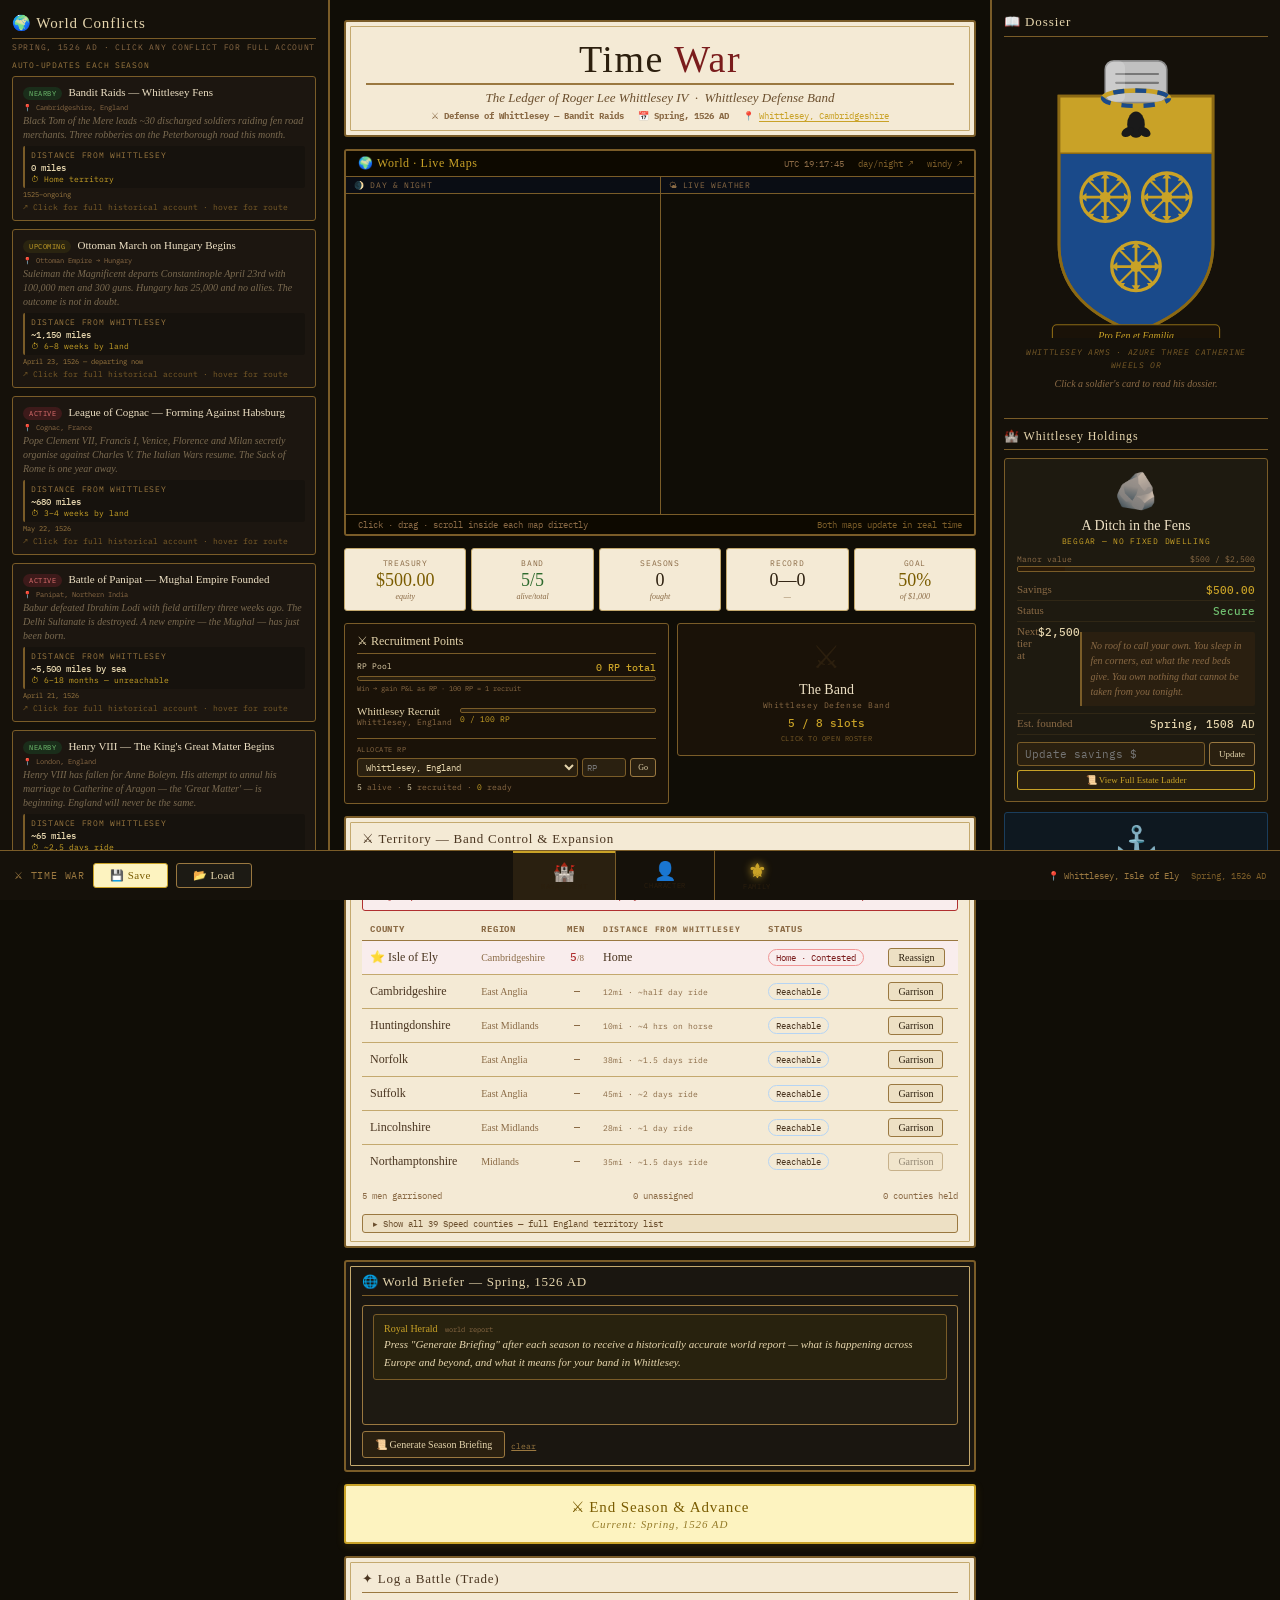
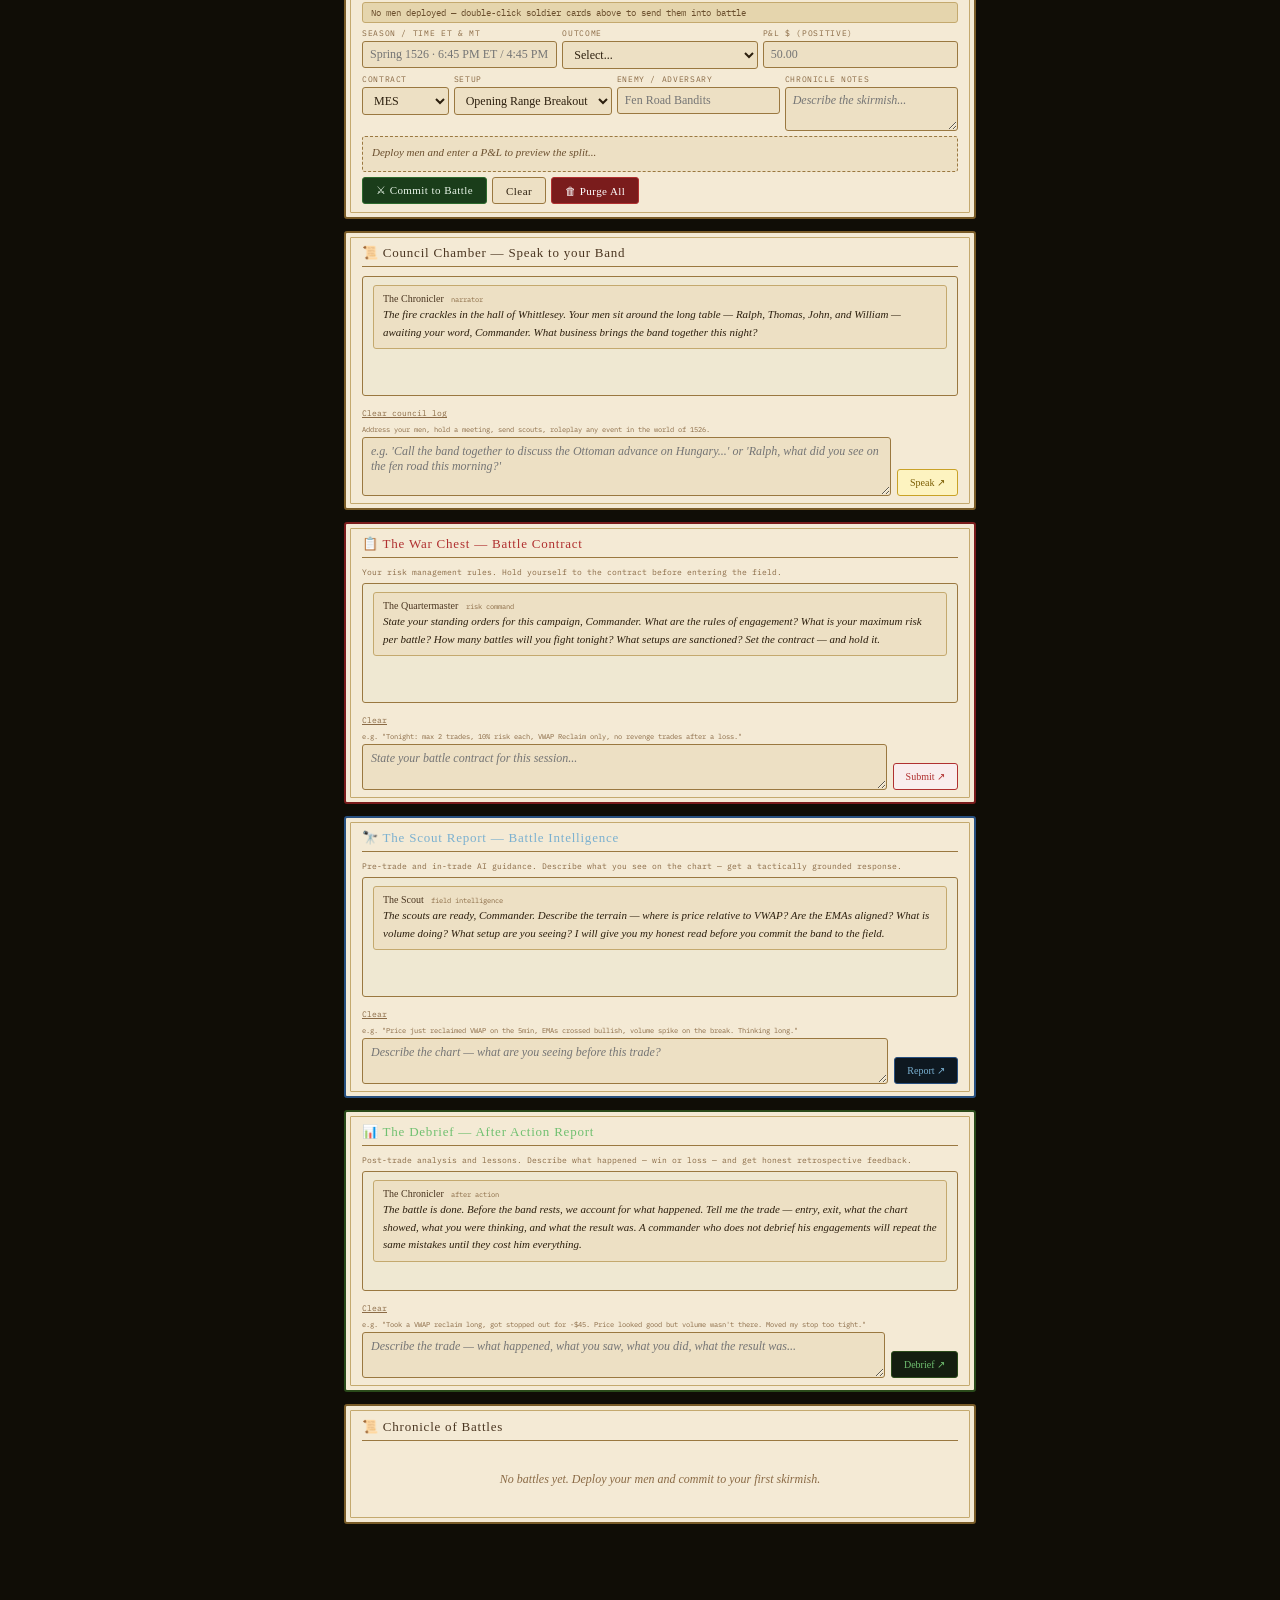
<file: index.html>
<!DOCTYPE html>
<html lang="en">
<head>
<meta charset="UTF-8">
<meta name="viewport" content="width=device-width, initial-scale=1.0">
<title>Time War — Whittlesey Defense Band, 1526</title>
<link href="https://fonts.googleapis.com/css2?family=IM+Fell+English:ital@0;1&family=IM+Fell+English+SC&family=IBM+Plex+Mono:wght@400;500&display=swap" rel="stylesheet">
<style>
*,*::before,*::after{box-sizing:border-box;margin:0;padding:0;}
:root{
  --parch:#f4ead5;--parch2:#ede0c4;--parch3:#e5d5ad;
  --ink:#2c1f0e;--ink2:#4a3520;--ink3:#6b4f2e;--ink4:#8a6a45;
  --blood:#7a1c1c;--blood-l:#f9eded;--blood-m:#b03030;
  --gold:#7a5c00;--gold-l:#fdf3c0;--gold-m:#c9a227;
  --forest:#1a3d1a;--forest-l:#e8f5e8;--forest-m:#2d6a2d;
  --border:#c4a96e;--border2:#9a7840;--border3:#7a5c28;
  --fell:'IM Fell English',Georgia,serif;
  --fellsc:'IM Fell English SC',Georgia,serif;
  --mono:'IBM Plex Mono',monospace;
  --lw:330px;--rw:290px;
}
html{background:#100d06;min-height:100vh;}
body{font-family:var(--fell);color:var(--ink);min-height:100vh;}
.outer{display:flex;align-items:flex-start;min-height:100vh;}

/* Panels */
.left-panel{width:var(--lw);min-width:var(--lw);background:#15110a;border-right:2px solid var(--border3);min-height:100vh;padding:14px 12px 60px;position:sticky;top:0;max-height:100vh;overflow-y:auto;scrollbar-width:thin;scrollbar-color:var(--border3) #100d06;}
.left-panel::-webkit-scrollbar{width:4px;}
.left-panel::-webkit-scrollbar-thumb{background:var(--border3);}
.center-col{flex:1;min-width:0;padding:20px 14px 70px;}
.right-panel{width:var(--rw);min-width:var(--rw);background:#15110a;border-left:2px solid var(--border3);min-height:100vh;padding:14px 12px 60px;position:sticky;top:0;max-height:100vh;overflow-y:auto;scrollbar-width:thin;scrollbar-color:var(--border3) #100d06;}
.right-panel::-webkit-scrollbar{width:4px;}
.right-panel::-webkit-scrollbar-thumb{background:var(--border3);}
.panel-title{font-family:var(--fellsc);font-size:13px;color:var(--parch3);letter-spacing:0.07em;margin-bottom:3px;padding-bottom:6px;border-bottom:1.5px solid var(--border3);}
.panel-sub{font-family:var(--mono);font-size:8px;color:var(--ink4);text-transform:uppercase;letter-spacing:0.09em;margin-bottom:8px;}

/* Conflict items */
.ci{margin-bottom:8px;padding:8px 10px;border:1px solid var(--border3);border-radius:3px;background:#1c1610;cursor:pointer;transition:all 0.15s;}
.ci:hover{background:#241d12;border-color:var(--border2);}
.ci-head{display:flex;align-items:flex-start;gap:6px;margin-bottom:3px;}
.ci-status{font-family:var(--mono);font-size:7px;text-transform:uppercase;letter-spacing:0.08em;padding:2px 6px;border-radius:10px;flex-shrink:0;margin-top:2px;}
.s-active{background:#3d1a1a;color:#e07070;}
.s-nearby{background:#1a2d1a;color:#70c070;}
.s-upcoming{background:#2a2410;color:#c9a227;}
.s-distant{background:#1a1d2a;color:#7090c0;}
.s-resolved{background:#2a2a2a;color:#888;}
.ci-name{font-family:var(--fellsc);font-size:11px;color:var(--parch2);line-height:1.3;}
.ci-loc{font-family:var(--mono);font-size:7px;color:var(--ink4);margin-bottom:2px;}
.ci-snippet{font-size:10px;color:#7a6a50;line-height:1.4;font-style:italic;}
.ci-year{font-family:var(--mono);font-size:7px;color:var(--border2);margin-top:2px;}
.ci-arrow{font-family:var(--mono);font-size:8px;color:var(--border3);margin-top:3px;}

/* AI conflict refresh */
.left-refresh-btn{width:100%;font-family:var(--fellsc);font-size:10px;padding:5px 10px;border-radius:3px;cursor:pointer;border:1px solid var(--border3);background:#1c1a14;color:var(--parch3);margin-bottom:8px;transition:all 0.15s;letter-spacing:0.04em;}
.left-refresh-btn:hover{background:#2a2416;border-color:var(--border2);}
.left-refresh-btn:disabled{opacity:0.4;cursor:not-allowed;}

/* Bio panel */
.bio-placeholder{text-align:center;padding:24px 6px;font-style:italic;color:var(--ink4);font-size:11px;line-height:1.6;}
.bio-placeholder .big{font-family:var(--fellsc);font-size:20px;color:var(--border3);display:block;margin-bottom:6px;}
.bio-section{animation:fdup 0.3s ease;}
@keyframes fdup{from{opacity:0;transform:translateY(4px)}to{opacity:1;transform:translateY(0)}}
.bio-name{font-family:var(--fellsc);font-size:16px;color:var(--parch);line-height:1.2;margin-bottom:1px;}
.bio-rank-lbl{font-family:var(--mono);font-size:8px;color:var(--gold-m);text-transform:uppercase;letter-spacing:0.09em;margin-bottom:8px;}
.bio-portrait{width:100%;height:100px;background:#2a1f10;border:1.5px solid var(--border3);border-radius:3px;display:flex;align-items:center;justify-content:center;font-size:48px;margin-bottom:10px;}
.bio-stat-row{display:flex;justify-content:space-between;padding:3px 0;border-bottom:1px solid rgba(122,92,40,0.22);font-size:11px;}
.bio-stat-row:last-child{border-bottom:none;}
.bio-sk{color:var(--ink4);}
.bio-sv{font-family:var(--mono);font-weight:500;}
.bio-sv.hp{color:#e07070;}
.bio-sv.xp{color:var(--gold-m);}
.bio-sv.g{color:#70c070;}
.bio-divider{border:none;border-top:1px solid var(--border3);margin:7px 0;}
.bio-field{margin-bottom:7px;}
.bio-fl{font-family:var(--mono);font-size:7px;color:var(--ink4);text-transform:uppercase;letter-spacing:0.1em;margin-bottom:2px;}
.bio-fv{font-size:11px;color:var(--parch3);line-height:1.5;}
.bio-quote{font-style:italic;font-size:11px;color:var(--ink4);padding:6px 8px;border-left:2px solid var(--border3);margin:7px 0;line-height:1.55;}
.bio-trait{display:inline-block;font-family:var(--mono);font-size:8px;padding:1px 6px;border-radius:10px;border:1px solid var(--border3);background:#2a2010;color:var(--parch3);margin:2px 2px 0 0;}

/* Main parchment */
.parch-panel{background:var(--parch);border:2px solid var(--border3);border-radius:3px;position:relative;}
.parch-panel::after{content:'';position:absolute;inset:4px;border:1px solid var(--border);border-radius:1px;pointer-events:none;}
.p-inner{position:relative;z-index:1;}
.sec-title{font-family:var(--fellsc);font-size:13px;color:var(--ink2);letter-spacing:0.06em;margin-bottom:9px;padding-bottom:5px;border-bottom:1.5px solid var(--border2);}

/* Header */
.hdr{text-align:center;padding:18px 20px 14px;margin-bottom:12px;}
.game-title{font-family:var(--fellsc);font-size:38px;color:var(--ink);line-height:1;letter-spacing:0.04em;}
.game-title .red{color:var(--blood);}
.hdr-rule{border:none;border-top:2px solid var(--border2);margin:5px 0;position:relative;}
.hdr-rule::before{content:'❖';position:absolute;left:50%;top:50%;transform:translate(-50%,-50%);background:var(--parch);padding:0 10px;color:var(--border2);font-size:11px;}
.hdr-sub{font-size:13px;font-style:italic;color:var(--ink3);margin-bottom:4px;}
.hdr-meta{font-family:var(--mono);font-size:9px;color:var(--ink4);display:flex;justify-content:center;gap:14px;flex-wrap:wrap;}
.loc-link{color:var(--gold-m);cursor:pointer;text-decoration:underline;text-underline-offset:2px;}
.loc-link:hover{color:var(--gold);}

/* Stats */
.stats-row{display:grid;grid-template-columns:repeat(5,1fr);gap:5px;margin-bottom:12px;}
.sblock{background:var(--parch);border:1.5px solid var(--border);border-radius:3px;padding:9px 6px;text-align:center;}
.sb-l{font-family:var(--mono);font-size:8px;color:var(--ink4);text-transform:uppercase;letter-spacing:0.08em;margin-bottom:3px;}
.sb-v{font-family:var(--fellsc);font-size:18px;line-height:1.1;color:var(--ink);}
.sb-v.gold{color:var(--gold);}
.sb-v.green{color:var(--forest-m);}
.sb-s{font-size:8px;font-style:italic;color:var(--ink4);margin-top:1px;}

/* Roster */
.roster-grid{display:grid;grid-template-columns:repeat(5,1fr);gap:6px;margin-bottom:12px;}
.scard{background:var(--parch);border:1.5px solid var(--border);border-radius:3px;padding:10px 8px 8px;cursor:pointer;transition:all 0.15s;position:relative;overflow:hidden;}
.scard:hover:not(.dead){border-color:var(--border3);background:var(--parch2);}
.scard.selected{border-color:var(--forest-m);border-width:2px;background:var(--forest-l);}
.scard.low-hp{border-color:var(--blood-m);border-width:2px;}
.scard.dead{background:#ccc7bb;border-color:#999;cursor:not-allowed;opacity:0.6;}
.scard.cmd{border-color:var(--gold-m);border-width:2px;}
.sc-sel{position:absolute;top:5px;right:5px;width:13px;height:13px;border-radius:50%;background:var(--forest-m);display:none;align-items:center;justify-content:center;color:#fff;font-size:8px;}
.scard.selected .sc-sel{display:flex;}
.sc-badge{position:absolute;top:0;right:0;font-family:var(--mono);font-size:7px;padding:2px 5px;text-transform:uppercase;border-radius:0 0 0 3px;}
.badge-w{background:var(--blood-m);color:#fff;}
.badge-d{background:#555;color:#fff;}
.badge-c{background:var(--gold-m);color:#fff;}
.sc-icon{font-size:30px;text-align:center;margin-bottom:4px;display:block;}
.sc-rank{font-family:var(--mono);font-size:7px;color:var(--ink4);text-transform:uppercase;letter-spacing:0.06em;margin-bottom:2px;}
.sc-name{font-family:var(--fellsc);font-size:11px;color:var(--ink);line-height:1.2;margin-bottom:1px;}
.sc-age{font-size:9px;font-style:italic;color:var(--ink4);margin-bottom:6px;}
.bar-lbl{font-family:var(--mono);font-size:7px;color:var(--ink4);margin-bottom:1px;display:flex;justify-content:space-between;}
.bar-num{font-family:var(--mono);font-size:8px;font-weight:500;}
.bar-num.hp{color:var(--blood-m);}
.bar-num.xp{color:var(--gold);}
.bar-track{height:5px;background:var(--parch3);border:1px solid var(--border);border-radius:2px;overflow:hidden;margin-bottom:1px;}
.bar-fill{height:100%;border-radius:1px;transition:width 0.5s;}
.bar-fill.hp{background:var(--blood-m);}
.bar-fill.xp{background:var(--gold-m);}
.xp-next{font-family:var(--mono);font-size:7px;color:var(--ink4);margin-top:1px;}
.sc-scars{font-size:8px;font-style:italic;color:var(--blood);margin-top:3px;}

/* Form */
.log-panel{padding:13px 16px;margin-bottom:12px;}
.form-row{display:grid;gap:5px;margin-bottom:5px;}
.fr3{grid-template-columns:1fr 1fr 1fr;}
.fr4{grid-template-columns:1fr 1fr 1fr 2fr;}
.field{display:flex;flex-direction:column;gap:3px;}
.field label{font-family:var(--mono);font-size:8px;color:var(--ink4);text-transform:uppercase;letter-spacing:0.08em;}
.field input,.field select,.field textarea{background:var(--parch2);border:1px solid var(--border2);border-radius:3px;color:var(--ink);font-family:var(--fell);font-size:12px;padding:5px 7px;outline:none;transition:border-color 0.15s;}
.field input:focus,.field select:focus,.field textarea:focus{border-color:var(--border3);}
.field textarea{resize:vertical;min-height:44px;font-style:italic;}
.sel-bar{font-family:var(--mono);font-size:9px;color:var(--ink3);background:var(--parch3);border:1px solid var(--border);border-radius:3px;padding:4px 8px;margin-bottom:5px;}
.split-box{background:var(--parch2);border:1px dashed var(--border2);border-radius:3px;padding:7px 9px;margin-bottom:5px;font-size:11px;color:var(--ink3);font-style:italic;min-height:36px;line-height:1.6;}
.split-box strong{color:var(--ink);font-style:normal;font-family:var(--fellsc);}
.w-amt{color:var(--forest-m);font-weight:500;}
.l-amt{color:var(--blood-m);font-weight:500;}
.form-btns{display:flex;gap:5px;flex-wrap:wrap;}
.btn{font-family:var(--fellsc);font-size:11px;letter-spacing:0.04em;padding:6px 13px;border-radius:3px;cursor:pointer;border:1.5px solid var(--border2);background:var(--parch2);color:var(--ink);transition:all 0.15s;}
.btn:hover{background:var(--parch3);}
.btn.go{background:var(--forest);color:#e8f5e8;border-color:var(--forest-m);}
.btn.go:hover{opacity:0.88;}
.btn.dng{background:var(--blood);color:#fff;border-color:var(--blood-m);}

/* AI panels shared */
.ai-panel{padding:12px 16px;margin-bottom:12px;}
.ai-msgs{background:#efe8d2;border:1px solid var(--border2);border-radius:3px;padding:8px 10px;min-height:120px;max-height:320px;overflow-y:auto;margin-bottom:6px;display:flex;flex-direction:column;gap:8px;}
.ai-msgs::-webkit-scrollbar{width:4px;}
.ai-msgs::-webkit-scrollbar-thumb{background:var(--border2);}
.ai-msgs.briefer-msgs{background:#1e1a12;max-height:260px;}
.cm-entry{animation:fi 0.25s ease;}
@keyframes fi{from{opacity:0;transform:translateY(3px)}to{opacity:1;transform:translateY(0)}}
.cm-speaker{font-family:var(--fellsc);font-size:10px;color:var(--ink2);margin-bottom:2px;}
.cm-speaker .rank-tag{font-family:var(--mono);font-size:7px;color:var(--ink4);margin-left:5px;}
.cm-text{font-size:11px;color:var(--ink);line-height:1.6;font-style:italic;}
.cm-user{align-self:flex-end;background:var(--parch3);border:1px solid var(--border2);border-radius:3px;padding:5px 9px;max-width:88%;}
.cm-user .cm-speaker{color:var(--forest-m);}
.cm-user .cm-text{font-style:normal;}
.cm-ai{background:var(--parch2);border:1px solid var(--border);border-radius:3px;padding:7px 9px;}
.cm-briefer{background:#28220e;border:1px solid var(--border3);border-radius:3px;padding:8px 10px;color:var(--parch3);}
.cm-briefer .cm-speaker{color:var(--gold-m);}
.cm-briefer .cm-text{color:var(--parch3);font-size:11px;}
.cm-quest:hover{background:#243218;border-color:#3d6a28;}
.cm-quest .cm-speaker{color:#70c070;}
.cm-quest .cm-text{color:#c8d8b8;font-size:11px;}
.quest-tag{font-family:var(--mono);font-size:8px;padding:2px 7px;border-radius:10px;display:inline-block;margin-bottom:4px;}
.qt-local{background:#1a2d1a;color:#70c070;border:1px solid #2d4a20;}
.qt-regional{background:#2a2410;color:#c9a227;border:1px solid #4a3d10;}
.qt-foreign{background:#1a1d2a;color:#7090c0;border:1px solid #1a2d4a;}
.ai-input-row{display:flex;gap:6px;align-items:flex-end;}
.ai-input-wrap{flex:1;display:flex;flex-direction:column;gap:3px;}
.ai-hint{font-family:var(--mono);font-size:7px;color:var(--ink4);}
.ai-textarea{background:var(--parch2);border:1px solid var(--border2);border-radius:3px;color:var(--ink);font-family:var(--fell);font-size:12px;padding:6px 8px;outline:none;resize:vertical;min-height:46px;width:100%;transition:border-color 0.15s;font-style:italic;}
.ai-textarea:focus{border-color:var(--border3);}
.ai-btn{font-family:var(--fellsc);font-size:10px;padding:7px 12px;border-radius:3px;cursor:pointer;border:1.5px solid var(--gold-m);background:var(--gold-l);color:var(--gold);transition:all 0.15s;white-space:nowrap;align-self:flex-end;}
.ai-btn:hover{background:var(--gold-m);color:#fff;}
.ai-btn:disabled{opacity:0.4;cursor:not-allowed;}
.ai-btn.blood-btn{border-color:var(--blood-m);background:var(--blood-l);color:var(--blood);}
.ai-btn.blood-btn:hover{background:var(--blood-m);color:#fff;}
.ai-clear{font-family:var(--mono);font-size:8px;color:var(--ink4);cursor:pointer;text-decoration:underline;margin-top:3px;display:inline-block;}
.ai-clear:hover{color:var(--blood-m);}
.typing-dots{display:flex;gap:3px;align-items:center;padding:3px 0;}
.typing-dots span{width:5px;height:5px;border-radius:50%;background:var(--ink4);animation:blink 1.2s infinite;}
.typing-dots span:nth-child(2){animation-delay:0.2s;}
.typing-dots span:nth-child(3){animation-delay:0.4s;}
@keyframes blink{0%,100%{opacity:0.2}50%{opacity:1}}
.briefer-dots span{background:var(--gold-m);}

/* Chronicle */
.chron-panel{padding:13px 16px;margin-bottom:12px;}
.bentry{display:flex;gap:9px;padding:8px 0;border-bottom:1px solid var(--border);align-items:flex-start;animation:fi 0.3s ease;}
.bentry:last-child{border-bottom:none;}
.be-date{font-family:var(--mono);font-size:8px;color:var(--ink4);min-width:72px;line-height:1.45;padding-top:2px;}
.be-icon{font-size:14px;flex-shrink:0;margin-top:2px;}
.be-body{flex:1;}
.be-title{font-family:var(--fellsc);font-size:11px;color:var(--ink);margin-bottom:2px;}
.be-desc{font-size:10px;font-style:italic;color:var(--ink3);line-height:1.4;margin-bottom:3px;}
.be-tags{display:flex;gap:4px;flex-wrap:wrap;}
.be-tag{font-family:var(--mono);font-size:7px;padding:1px 5px;border-radius:10px;border:1px solid;}
.tw{background:var(--forest-l);color:var(--forest);border-color:#9FE1CB;}
.tl{background:var(--blood-l);color:var(--blood);border-color:#F09595;}
.be-pnl{font-family:var(--mono);font-size:10px;font-weight:500;margin-left:auto;white-space:nowrap;padding-top:2px;}
.pnl-w{color:var(--forest-m);}
.pnl-l{color:var(--blood-m);}
.empty-log{text-align:center;padding:22px 0;font-style:italic;color:var(--ink4);font-size:12px;}

/* Modals */
.modal-overlay{display:none;position:fixed;inset:0;background:rgba(0,0,0,0.85);z-index:400;align-items:center;justify-content:center;}
.modal-overlay.open{display:flex;}
.modal-box{background:var(--parch);border:2px solid var(--border3);border-radius:3px;max-width:660px;width:93vw;max-height:86vh;overflow-y:auto;padding:24px 26px;position:relative;}
.modal-box::before{content:'';position:absolute;inset:5px;border:1px solid var(--border);border-radius:1px;pointer-events:none;}
.modal-inner{position:relative;z-index:1;}
.modal-close{position:absolute;top:11px;right:12px;font-family:var(--mono);font-size:10px;cursor:pointer;background:var(--parch2);border:1px solid var(--border2);border-radius:3px;padding:3px 9px;color:var(--ink3);z-index:2;}
.modal-title{font-family:var(--fellsc);font-size:24px;color:var(--ink);margin-bottom:2px;}
.modal-sub{font-size:12px;font-style:italic;color:var(--ink3);margin-bottom:12px;}
.modal-section{margin-bottom:12px;}
.modal-st{font-family:var(--fellsc);font-size:12px;color:var(--ink2);border-bottom:1px solid var(--border);padding-bottom:4px;margin-bottom:6px;letter-spacing:0.04em;}
.modal-body{font-size:12px;color:var(--ink2);line-height:1.7;}
.modal-body p{margin-bottom:6px;}
.modal-fact{display:flex;gap:8px;padding:4px 0;border-bottom:1px solid var(--border);font-size:11px;}
.modal-fact:last-child{border-bottom:none;}
.modal-fk{color:var(--ink4);min-width:96px;font-style:italic;flex-shrink:0;}
.modal-fv{color:var(--ink2);}

/* Toasts */
.toast-wrap{position:fixed;bottom:20px;right:20px;display:flex;flex-direction:column;gap:6px;z-index:500;}
.toast{background:var(--gold-l);border:2px solid var(--gold-m);border-radius:3px;padding:10px 13px;font-size:12px;color:var(--ink);max-width:256px;animation:si 0.3s ease;box-shadow:0 4px 18px rgba(0,0,0,0.6);}
.toast.death{background:var(--blood-l);border-color:var(--blood-m);}
@keyframes si{from{opacity:0;transform:translateX(13px)}to{opacity:1;transform:translateX(0)}}
.toast-title{font-family:var(--fellsc);font-size:12px;color:var(--gold);margin-bottom:2px;}
.toast.death .toast-title{color:var(--blood);}


/* ── Save bar ── */
.save-bar{
  position:fixed;bottom:0;left:0;right:0;z-index:600;
  background:#15110a;border-top:1.5px solid var(--border3);
  font-family:var(--mono);font-size:10px;
  display:flex;flex-direction:row;align-items:stretch;
  height:50px;
}
.save-bar-info{
  display:flex;align-items:center;gap:8px;
  padding:0 14px;flex-shrink:0;
}
.save-bar-nav{
  display:flex;flex:1;justify-content:center;
}
.save-bar-nav .nav-tab{
  display:flex;flex-direction:column;align-items:center;justify-content:center;
  gap:1px;padding:4px 28px;cursor:pointer;
  border-left:1px solid var(--border3);transition:all 0.15s;
  background:#15110a;
}
.save-bar-nav .nav-tab:first-child{border-left:none;}
.save-bar-nav .nav-tab:hover{background:#221a08;}
.save-bar-nav .nav-tab.active{background:#2a2010;border-top:2px solid var(--gold-m);}
.save-bar-right{
  display:flex;align-items:center;gap:12px;
  padding:0 14px;flex-shrink:0;margin-left:auto;
}
.save-bar-title{color:var(--border2);letter-spacing:0.08em;text-transform:uppercase;}
.save-btn{
  font-family:var(--fellsc);font-size:11px;letter-spacing:0.04em;
  padding:5px 16px;border-radius:3px;cursor:pointer;
  border:1.5px solid var(--gold-m);background:var(--gold-l);
  color:var(--gold);transition:all 0.15s;
}
.save-btn:hover{background:var(--gold-m);color:#fff;}
.save-btn.load-btn{border-color:var(--border2);background:#1c1a14;color:var(--parch3);}
.save-btn.load-btn:hover{background:#2a2416;border-color:var(--border2);}
.save-status{color:var(--border2);font-size:9px;font-style:italic;margin-left:4px;transition:opacity 0.5s;}
.save-status.ok{color:#70c070;}
.save-status.err{color:#e07070;}
#save-file-input{display:none;}

/* ── Land panel ── */
.land-card{background:#0f1a0a;border:1.5px solid #2a4a1a;border-radius:3px;padding:11px 12px;margin-bottom:10px;}
.land-icon{font-size:36px;text-align:center;display:block;margin-bottom:6px;}
.land-name{font-family:var(--fellsc);font-size:14px;color:#b8d8a0;text-align:center;margin-bottom:2px;}
.land-tier{font-family:var(--mono);font-size:8px;color:#6aaa40;text-transform:uppercase;letter-spacing:0.09em;text-align:center;margin-bottom:8px;}
.land-value-big{text-align:center;margin-bottom:10px;}
.land-value-main{font-family:var(--mono);font-size:26px;font-weight:600;color:#b8d8a0;display:block;line-height:1;}
.land-value-sub{font-family:var(--mono);font-size:9px;color:#5a8a40;margin-top:3px;display:block;}
.land-stat{display:flex;justify-content:space-between;padding:3px 0;border-bottom:1px solid rgba(42,74,26,0.5);font-size:11px;}
.land-stat:last-child{border-bottom:none;}
.land-sk{color:#5a7a4a;}
.land-sv{font-family:var(--mono);font-weight:500;color:#b8d8a0;}
.land-sv.gold{color:var(--gold-m);}
.land-sv.green{color:#70c070;}
.land-sv.red{color:#e07070;}
.land-desc{font-size:10px;font-style:italic;color:#5a7a4a;line-height:1.5;margin:7px 0;padding:6px 8px;border-left:2px solid #2a4a1a;background:#0a1206;}
.land-input-row{display:flex;gap:5px;margin-top:7px;align-items:center;}
.land-input{flex:1;background:#0a1206;border:1px solid #2a4a1a;border-radius:3px;color:#b8d8a0;font-family:var(--mono);font-size:11px;padding:4px 7px;outline:none;}
.land-input:focus{border-color:#6aaa40;}
.land-update-btn{font-family:var(--fellsc);font-size:9px;padding:4px 9px;border-radius:3px;cursor:pointer;border:1px solid #2a4a1a;background:#0a1206;color:#6aaa40;transition:all 0.15s;white-space:nowrap;}
.land-update-btn:hover{background:#121e0a;border-color:#6aaa40;}
.land-coords{font-family:var(--mono);font-size:8px;color:#3a5a2a;text-align:center;margin-top:5px;line-height:1.5;}

/* ── RP Unit rows ── */
.rp-unit-row{display:flex;align-items:center;gap:8px;padding:5px 0;border-bottom:1px solid rgba(122,92,40,0.2);}
.rp-unit-row:last-child{border-bottom:none;}
.rp-unit-name{font-family:var(--fellsc);font-size:11px;color:var(--parch3);flex:1;}
.rp-unit-loc{font-family:var(--mono);font-size:8px;color:var(--ink4);flex:1;}
.rp-unit-bar-wrap{flex:2;}
.rp-unit-bar-track{height:5px;background:#2a2010;border:1px solid var(--border3);border-radius:2px;overflow:hidden;margin-bottom:1px;}
.rp-unit-bar-fill{height:100%;border-radius:1px;background:var(--gold-m);transition:width 0.4s;}
.rp-unit-pct{font-family:var(--mono);font-size:8px;color:var(--gold-m);}
.rp-unit-ready{font-family:var(--mono);font-size:8px;padding:1px 6px;border-radius:10px;background:var(--gold-l);color:var(--gold);border:1px solid var(--gold-m);white-space:nowrap;}


/* ── Territory dropdown ── */
.county-dropdown-row{background:var(--parch2);border-top:1px solid var(--border);padding:6px 8px;display:none;}
.county-dropdown-row.open{display:table-row;}
.county-expand-btn{font-family:var(--mono);font-size:9px;padding:3px 10px;border-radius:3px;cursor:pointer;border:1px solid var(--border2);background:var(--parch2);color:var(--ink3);transition:all 0.15s;text-align:left;width:100%;}
.county-expand-btn:hover{background:var(--parch3);color:var(--ink);}
.county-expand-btn.open{border-color:var(--border3);color:var(--ink2);}
.drop-table{width:100%;border-collapse:collapse;font-size:11px;table-layout:fixed;}
.drop-table th{padding:5px 4px;text-align:center;font-family:var(--mono);font-size:8px;color:var(--ink3);text-transform:uppercase;letter-spacing:0.06em;border-bottom:1px solid var(--border2);background:var(--parch3);font-weight:normal;}
.drop-table td{padding:5px 4px;border-bottom:0.5px solid var(--border);color:var(--ink4);vertical-align:middle;text-align:center;}
.drop-table tr:last-child td{border-bottom:none;}
.drop-table tr:hover td{background:var(--parch3);color:var(--ink2);}
.drop-table td:first-child{text-align:left;padding-left:8px;}
.drop-region-head{font-family:var(--fellsc);font-size:12px;color:var(--parch2);letter-spacing:0.05em;padding:8px 10px 5px;border-bottom:1.5px solid var(--border2);border-top:1.5px solid var(--border3);background:#1c1810;margin-top:2px;}

/* ── Recruit tracker ── */
.recruit-bar{background:#1a1208;border:1.5px solid var(--border3);border-radius:3px;padding:10px 12px;margin-bottom:6px;}
.recruit-title{font-family:var(--fellsc);font-size:12px;color:var(--parch3);margin-bottom:7px;padding-bottom:4px;border-bottom:1px solid var(--border3);}
.recruit-main{display:flex;align-items:center;justify-content:space-between;margin-bottom:7px;}
.recruit-count{font-family:var(--mono);font-size:22px;font-weight:600;color:var(--gold-m);}
.recruit-count-label{font-family:var(--mono);font-size:8px;color:var(--ink4);text-align:right;line-height:1.4;}
.recruit-progress-wrap{margin-bottom:5px;}
.recruit-progress-lbl{display:flex;justify-content:space-between;font-family:var(--mono);font-size:8px;color:var(--ink4);margin-bottom:2px;}
.recruit-track{height:7px;background:#2a2010;border:1px solid var(--border3);border-radius:3px;overflow:hidden;}
.recruit-fill{height:100%;background:var(--gold-m);border-radius:2px;transition:width 0.5s ease;}
.recruit-detail{font-family:var(--mono);font-size:9px;color:var(--ink4);line-height:1.5;}
.recruit-detail span{color:var(--parch3);}
.recruit-available{display:inline-block;background:var(--gold-l);border:1px solid var(--gold-m);border-radius:3px;padding:2px 8px;font-family:var(--mono);font-size:9px;color:var(--gold);margin-top:4px;}

/* ── Manor & Fleet panels ── */
.holdings-divider{border:none;border-top:1.5px solid var(--border3);margin:14px 0 10px;}
.holdings-title{font-family:var(--fellsc);font-size:12px;color:var(--parch3);letter-spacing:0.07em;margin-bottom:8px;padding-bottom:5px;border-bottom:1px solid var(--border3);}
.manor-card{background:#1e1a10;border:1.5px solid var(--border3);border-radius:3px;padding:11px 12px;margin-bottom:10px;}
.manor-icon{font-size:36px;text-align:center;display:block;margin-bottom:6px;}
.manor-name{font-family:var(--fellsc);font-size:14px;color:var(--parch2);text-align:center;margin-bottom:2px;}
.manor-tier{font-family:var(--mono);font-size:8px;color:var(--gold-m);text-transform:uppercase;letter-spacing:0.09em;text-align:center;margin-bottom:8px;}
.manor-bar-wrap{margin-bottom:8px;}
.manor-bar-lbl{display:flex;justify-content:space-between;font-family:var(--mono);font-size:8px;color:var(--ink4);margin-bottom:2px;}
.manor-bar-track{height:6px;background:#2a2010;border:1px solid var(--border3);border-radius:2px;overflow:hidden;}
.manor-bar-fill{height:100%;border-radius:1px;background:var(--gold-m);transition:width 0.6s ease;}
.manor-stat{display:flex;justify-content:space-between;padding:3px 0;border-bottom:1px solid rgba(122,92,40,0.2);font-size:11px;}
.manor-stat:last-child{border-bottom:none;}
.manor-sk{color:var(--ink4);}
.manor-sv{font-family:var(--mono);font-weight:500;color:var(--parch3);}
.manor-sv.gold{color:var(--gold-m);}
.manor-sv.green{color:#70c070;}
.manor-sv.red{color:#e07070;}
.manor-input-row{display:flex;gap:5px;margin-top:7px;align-items:center;}
.manor-input{flex:1;background:#2a2010;border:1px solid var(--border3);border-radius:3px;color:var(--parch3);font-family:var(--mono);font-size:11px;padding:4px 7px;outline:none;}
.manor-input:focus{border-color:var(--gold-m);}
.manor-update-btn{font-family:var(--fellsc);font-size:9px;padding:4px 9px;border-radius:3px;cursor:pointer;border:1px solid var(--border2);background:#2a2010;color:var(--parch3);transition:all 0.15s;white-space:nowrap;}
.manor-update-btn:hover{background:#3a2e14;border-color:var(--gold-m);}

.fleet-card{background:#0e1820;border:1.5px solid #1a3d5c;border-radius:3px;padding:11px 12px;margin-bottom:10px;}
.fleet-icon{font-size:36px;text-align:center;display:block;margin-bottom:6px;}
.fleet-name{font-family:var(--fellsc);font-size:14px;color:#a8c8e8;text-align:center;margin-bottom:2px;}
.fleet-tier{font-family:var(--mono);font-size:8px;color:#5a9ac0;text-transform:uppercase;letter-spacing:0.09em;text-align:center;margin-bottom:8px;}
.fleet-stat{display:flex;justify-content:space-between;padding:3px 0;border-bottom:1px solid rgba(26,61,92,0.4);font-size:11px;}
.fleet-stat:last-child{border-bottom:none;}
.fleet-sk{color:#5a7a8a;}
.fleet-sv{font-family:var(--mono);font-weight:500;color:#a8c8e8;}
.fleet-sv.up{color:#70c0a0;}
.fleet-sv.dn{color:#e07070;}
.fleet-sv.gold{color:var(--gold-m);}
.price-live{display:flex;align-items:center;gap:5px;margin-bottom:8px;justify-content:center;}
.price-big{font-family:var(--mono);font-size:20px;font-weight:500;color:#a8c8e8;}
.price-change{font-family:var(--mono);font-size:10px;padding:2px 7px;border-radius:10px;}
.price-up{background:#1a3028;color:#70c0a0;}
.price-dn{background:#2a1818;color:#e07070;}
.price-loading{font-family:var(--mono);font-size:9px;color:#5a7a8a;text-align:center;padding:4px 0;}
.fleet-input-row{display:flex;gap:5px;margin-top:7px;align-items:center;}
.fleet-input{flex:1;background:#0a1420;border:1px solid #1a3d5c;border-radius:3px;color:#a8c8e8;font-family:var(--mono);font-size:11px;padding:4px 7px;outline:none;}
.fleet-input:focus{border-color:#5a9ac0;}
.fleet-refresh-btn{font-family:var(--fellsc);font-size:9px;padding:4px 9px;border-radius:3px;cursor:pointer;border:1px solid #1a3d5c;background:#0a1420;color:#5a9ac0;transition:all 0.15s;white-space:nowrap;}
.fleet-refresh-btn:hover{background:#0e1e30;border-color:#5a9ac0;}
.fleet-refresh-btn:disabled{opacity:0.4;cursor:not-allowed;}


/* ══ Territory Table ══ */
.territory-panel{padding:13px 16px;margin-bottom:12px;}
.territory-table{width:100%;border-collapse:collapse;font-size:12px;margin-bottom:8px;}
.territory-table th{font-family:var(--mono);font-size:9px;color:var(--ink4);text-transform:uppercase;letter-spacing:0.09em;padding:6px 8px;text-align:left;border-bottom:1.5px solid var(--border2);}
.territory-table td{padding:7px 8px;border-bottom:1px solid var(--border);color:var(--ink2);vertical-align:middle;}
.territory-table tr:last-child td{border-bottom:none;}
.territory-table tr:hover td{background:var(--parch2);}
.t-home td{background:var(--gold-l);}
.t-home:hover td{background:#f5e8a0!important;}
.t-controlled td{background:#edf8ed;}
.t-controlled:hover td{background:#ddf0dd!important;}
.t-contested td{background:var(--blood-l);}
.t-contested:hover td{background:#f5d8d8!important;}
.t-available td{background:var(--blue-l);}
.t-available:hover td{background:#d5e8f8!important;}
.t-locked td{background:var(--parch);color:var(--ink4);}
.t-status-pill{font-family:var(--mono);font-size:9px;padding:2px 7px;border-radius:10px;white-space:nowrap;display:inline-block;}
.tp-home{background:var(--gold-l);color:var(--gold);border:1px solid var(--gold-m);}
.tp-controlled{background:#ddf0dd;color:var(--forest-m);border:1px solid #9FE1CB;}
.tp-contested{background:var(--blood-l);color:var(--blood);border:1px solid #F09595;}
.tp-available{background:var(--blue-l);color:var(--blue);border:1px solid #B5D4F4;}
.tp-locked{background:var(--parch3);color:var(--ink4);border:1px solid var(--border);}
.t-men-count{font-family:var(--mono);font-size:11px;font-weight:500;}
.t-enter-btn{font-family:var(--fellsc);font-size:10px;padding:3px 9px;border-radius:3px;cursor:pointer;border:1px solid var(--forest-m);background:var(--forest-l);color:var(--forest-m);transition:all 0.15s;white-space:nowrap;}
.t-enter-btn:hover{background:var(--forest-m);color:#fff;}
.t-assign-btn{font-family:var(--fellsc);font-size:10px;padding:3px 9px;border-radius:3px;cursor:pointer;border:1px solid var(--border2);background:var(--parch2);color:var(--ink);transition:all 0.15s;white-space:nowrap;}
.t-assign-btn:hover{background:var(--parch3);}
.territory-footer{font-family:var(--mono);font-size:9px;color:var(--ink4);padding:4px 0;display:flex;justify-content:space-between;}

/* assign men modal */
.assign-overlay{display:none;position:fixed;inset:0;background:rgba(0,0,0,0.82);z-index:450;align-items:center;justify-content:center;}
.assign-overlay.open{display:flex;}
.assign-modal{background:var(--parch);border:2px solid var(--border3);border-radius:3px;max-width:420px;width:92vw;padding:20px 22px;position:relative;}
.assign-modal::before{content:'';position:absolute;inset:5px;border:1px solid var(--border);border-radius:1px;pointer-events:none;}
.am-inner{position:relative;z-index:1;}
.am-title{font-family:var(--fellsc);font-size:18px;color:var(--ink);margin-bottom:2px;}
.am-sub{font-size:11px;font-style:italic;color:var(--ink3);margin-bottom:10px;}
.am-row{display:flex;justify-content:space-between;padding:4px 0;border-bottom:1px solid var(--border);font-size:12px;}
.am-row:last-of-type{border-bottom:none;margin-bottom:10px;}
.am-k{color:var(--ink4);}
.am-v{font-family:var(--mono);font-weight:500;color:var(--ink);}
.am-v.green{color:var(--forest-m);}
.am-v.red{color:var(--blood-m);}
.am-v.gold{color:var(--gold-m);}
.am-slider-row{display:flex;align-items:center;gap:8px;margin:8px 0;}
.am-slider-row input[type=range]{flex:1;}
.am-slider-count{font-family:var(--mono);font-size:16px;font-weight:600;color:var(--ink);min-width:36px;text-align:center;}
.am-info{font-family:var(--mono);font-size:9px;color:var(--ink4);margin-bottom:10px;}
.am-btns{display:flex;gap:7px;}
.am-btn{font-family:var(--fellsc);font-size:11px;padding:6px 14px;border-radius:3px;cursor:pointer;border:1.5px solid var(--border2);background:var(--parch2);color:var(--ink);transition:all 0.15s;flex:1;}
.am-btn:hover{background:var(--parch3);}
.am-btn.confirm{background:var(--forest);color:#e8f5e8;border-color:var(--forest-m);}
.am-btn.withdraw{background:var(--blood);color:#fff;border-color:var(--blood-m);}

/* raid event */
.raid-notice{background:var(--blood-l);border:1px solid var(--blood-m);border-radius:3px;padding:7px 10px;margin-bottom:6px;animation:fi 0.3s ease;}
.raid-notice-title{font-family:var(--fellsc);font-size:12px;color:var(--blood);margin-bottom:2px;}
.raid-notice-text{font-size:11px;color:var(--blood-m);font-style:italic;line-height:1.5;}


/* ── Manor Progress Modal ── */
.progress-overlay{display:none;position:fixed;inset:0;background:rgba(0,0,0,0.88);z-index:500;align-items:center;justify-content:center;}
.progress-overlay.open{display:flex;}
.progress-modal{background:#1a1208;border:2px solid var(--border3);border-radius:4px;width:min(700px,95vw);max-height:90vh;display:flex;flex-direction:column;overflow:hidden;}
.pm-header{padding:16px 20px;border-bottom:1.5px solid var(--border3);display:flex;align-items:center;justify-content:space-between;background:#100d06;flex-shrink:0;}
.pm-title{font-family:var(--fellsc);font-size:20px;color:var(--parch2);letter-spacing:0.04em;}
.pm-sub{font-family:var(--mono);font-size:10px;color:var(--ink4);margin-top:2px;}
.pm-close{font-family:var(--mono);font-size:10px;padding:4px 10px;border-radius:3px;cursor:pointer;border:1px solid var(--border3);background:#1a1208;color:var(--parch3);}
.pm-close:hover{background:var(--blood);color:#fff;border-color:var(--blood-m);}
.pm-current-banner{padding:12px 20px;background:#2a1f08;border-bottom:1px solid var(--border3);flex-shrink:0;}
.pm-current-name{font-family:var(--fellsc);font-size:18px;color:var(--gold-m);margin-bottom:2px;}
.pm-current-tier{font-family:var(--mono);font-size:10px;color:var(--ink4);margin-bottom:6px;}
.pm-current-bar-wrap{display:flex;align-items:center;gap:10px;}
.pm-bar-track{flex:1;height:8px;background:#2a2010;border:1px solid var(--border3);border-radius:3px;overflow:hidden;}
.pm-bar-fill{height:100%;border-radius:2px;transition:width 0.6s ease;}
.pm-bar-pct{font-family:var(--mono);font-size:10px;color:var(--parch3);min-width:36px;text-align:right;}
.pm-scroll{overflow-y:auto;flex:1;padding:14px 20px;scrollbar-width:thin;scrollbar-color:var(--border3) #100d06;}
.pm-scroll::-webkit-scrollbar{width:4px;}
.pm-scroll::-webkit-scrollbar-thumb{background:var(--border3);}
.pm-tier-row{display:flex;align-items:center;gap:10px;padding:7px 10px;border-radius:3px;margin-bottom:3px;border:1px solid transparent;transition:background 0.1s;}
.pm-tier-row.current{background:#2a2010;border-color:var(--gold-m);}
.pm-tier-row.achieved{background:#1a2010;border-color:#2d4a20;}
.pm-tier-row.future{opacity:0.45;}
.pm-tier-row:hover{background:#201810;border-color:var(--border2);}
.pm-tier-icon{font-size:18px;flex-shrink:0;width:24px;text-align:center;}
.pm-tier-body{flex:1;}
.pm-tier-name{font-family:var(--fellsc);font-size:13px;line-height:1.2;margin-bottom:1px;}
.pm-tier-row.current .pm-tier-name{color:var(--gold-m);}
.pm-tier-row.achieved .pm-tier-name{color:#7ad07a;}
.pm-tier-row.future .pm-tier-name{color:var(--ink4);}
.pm-tier-label{font-family:var(--mono);font-size:9px;color:var(--ink4);text-transform:uppercase;letter-spacing:0.06em;}
.pm-tier-val{font-family:var(--mono);font-size:10px;text-align:right;min-width:70px;flex-shrink:0;}
.pm-tier-row.current .pm-tier-val{color:var(--gold-m);}
.pm-tier-row.achieved .pm-tier-val{color:#5aaa5a;}
.pm-tier-row.future .pm-tier-val{color:var(--ink4);}
.pm-milestone-divider{font-family:var(--fellsc);font-size:11px;color:var(--border2);padding:6px 0 4px;letter-spacing:0.05em;font-style:italic;}
.pm-current-badge{font-family:var(--mono);font-size:8px;padding:1px 6px;background:var(--gold-m);color:#1a1000;border-radius:10px;margin-left:4px;}


/* ── Next Season button ── */
.next-season-btn{
  width:100%;font-family:var(--fellsc);font-size:15px;letter-spacing:0.06em;
  padding:12px 20px;border-radius:3px;cursor:pointer;
  border:2px solid var(--gold-m);background:var(--gold-l);color:var(--gold);
  transition:all 0.2s;margin-bottom:12px;display:block;
  box-shadow:0 2px 8px rgba(201,162,39,0.15);
}
.next-season-btn:hover{background:var(--gold-m);color:#fff;box-shadow:0 4px 16px rgba(201,162,39,0.35);}
.next-season-btn .ns-season{font-size:11px;font-style:italic;display:block;margin-top:2px;opacity:0.8;}
.season-transition-modal{display:none;position:fixed;inset:0;background:rgba(0,0,0,0.92);z-index:600;align-items:center;justify-content:center;}
.season-transition-modal.open{display:flex;}
.st-box{background:#1a1208;border:2px solid var(--gold-m);border-radius:4px;max-width:500px;width:92vw;padding:28px 32px;text-align:center;}
.st-icon{font-size:48px;margin-bottom:12px;}
.st-title{font-family:var(--fellsc);font-size:28px;color:var(--gold-m);margin-bottom:6px;}
.st-sub{font-size:13px;font-style:italic;color:var(--parch3);margin-bottom:16px;line-height:1.6;}
.st-facts{display:flex;gap:12px;justify-content:center;flex-wrap:wrap;margin-bottom:20px;}
.st-fact{background:#2a1f08;border:1px solid var(--border3);border-radius:3px;padding:8px 14px;text-align:center;}
.st-fk{font-family:var(--mono);font-size:8px;color:var(--ink4);text-transform:uppercase;letter-spacing:0.08em;margin-bottom:3px;}
.st-fv{font-family:var(--fellsc);font-size:16px;color:var(--parch2);}
.st-fv.gold{color:var(--gold-m);}
.st-fv.green{color:#70c070;}
.st-fv.red{color:#e07070;}
.st-btn{font-family:var(--fellsc);font-size:14px;padding:10px 28px;border-radius:3px;cursor:pointer;border:1.5px solid var(--gold-m);background:var(--gold-m);color:#1a1000;transition:all 0.15s;margin:4px;}
.st-btn:hover{opacity:0.85;}
.st-btn.secondary{background:transparent;color:var(--parch3);border-color:var(--border3);}


/* ── Band Tile ── */
.band-tile{
  background:#1a1208;border:1.5px solid var(--border3);border-radius:3px;
  cursor:pointer;transition:all 0.15s;text-align:center;
  padding:14px 10px 12px;
}
.band-tile:hover{border-color:var(--gold-m);background:#221a08;}
.band-tile-icon{font-size:32px;display:block;margin-bottom:6px;}
.band-tile-name{font-family:var(--fellsc);font-size:14px;color:var(--parch2);margin-bottom:2px;}
.band-tile-sub{font-family:var(--mono);font-size:8px;color:var(--ink4);letter-spacing:0.07em;}
.band-tile-count{font-family:var(--mono);font-size:11px;color:var(--gold-m);margin-top:6px;font-weight:500;}
.band-tile-hint{font-family:var(--mono);font-size:7px;color:var(--border3);margin-top:4px;text-transform:uppercase;letter-spacing:0.08em;}

/* Band expanded panel */
.band-panel{
  display:none;background:#1a1208;border:1.5px solid var(--gold-m);
  border-radius:3px;padding:10px 10px 8px;margin-top:0;
}
.band-panel.open{display:block;}
.band-panel-title{font-family:var(--fellsc);font-size:12px;color:var(--gold-m);margin-bottom:8px;
  display:flex;justify-content:space-between;align-items:center;
  padding-bottom:5px;border-bottom:1px solid var(--border3);}
.band-close{font-family:var(--mono);font-size:9px;color:var(--ink4);cursor:pointer;padding:2px 6px;
  border:1px solid var(--border3);border-radius:2px;}
.band-close:hover{color:var(--blood-m);border-color:var(--blood-m);}
.band-slots{display:grid;grid-template-columns:repeat(4,1fr);gap:5px;margin-bottom:6px;}
.band-slot{background:#2a1f08;border:1px solid var(--border3);border-radius:3px;
  padding:7px 5px 6px;text-align:center;min-height:80px;display:flex;flex-direction:column;
  align-items:center;justify-content:center;}
.band-slot.filled{cursor:pointer;transition:all 0.12s;background:#221a0a;}
.band-slot.filled:hover{border-color:var(--gold-m);background:#2a2010;}
.band-slot.filled.selected-slot{border-color:var(--forest-m);border-width:2px;background:#1a2810;}
.band-slot.filled.dead-slot{opacity:0.5;background:#1c1c1c;border-color:#555;}
.band-slot.empty{border-style:dashed;border-color:#3a2a10;}
.bs-icon{font-size:22px;margin-bottom:3px;}
.bs-name{font-family:var(--fellsc);font-size:9px;color:var(--parch3);line-height:1.2;margin-bottom:2px;}
.bs-rank{font-family:var(--mono);font-size:7px;color:var(--ink4);text-transform:uppercase;}
.bs-hp{font-family:var(--mono);font-size:7px;margin-top:2px;}
.bs-empty-lbl{font-family:var(--mono);font-size:8px;color:#3a2a10;text-transform:uppercase;letter-spacing:0.06em;}


/* ── Bottom nav tabs ── */


/* ── Pages ── */
.page{display:none;}
.page.active{display:block;}

/* ── Character screen ── */

/* ── Back button on sub-pages ── */
.back-btn{
  display:inline-flex;align-items:center;gap:7px;
  font-family:var(--fellsc);font-size:13px;letter-spacing:0.04em;
  padding:8px 18px;border-radius:3px;cursor:pointer;
  border:1.5px solid var(--border3);background:#1a1208;
  color:var(--parch3);transition:all 0.15s;margin-bottom:16px;
}
.back-btn:hover{border-color:var(--gold-m);color:var(--gold-m);background:#221a08;}
.back-btn-icon{font-size:16px;}

.char-page{min-height:100vh;background:#0d0a04;color:var(--parch2);font-family:var(--fell);}
.char-outer{width:100%;padding:20px 32px 70px;}
.char-header{text-align:center;padding:18px 0 14px;border-bottom:1.5px solid var(--border3);margin-bottom:16px;}
.char-header-title{font-family:var(--fellsc);font-size:28px;color:var(--gold-m);margin-bottom:3px;}
.char-header-sub{font-family:var(--mono);font-size:10px;color:var(--ink4);text-transform:uppercase;letter-spacing:0.1em;}
.char-layout{display:grid;grid-template-columns:260px 1fr;gap:20px;align-items:start;width:100%;}
.char-portrait-panel{background:#1a1208;border:1.5px solid var(--border3);border-radius:3px;padding:16px 14px;text-align:center;}
.char-portrait-box{width:180px;height:180px;margin:0 auto 12px;background:#2a1f08;border:2px solid var(--border3);border-radius:3px;display:flex;align-items:center;justify-content:center;font-size:80px;}
.char-name-lbl{font-family:var(--fellsc);font-size:18px;color:var(--parch2);margin-bottom:2px;}
.char-class-lbl{font-family:var(--mono);font-size:9px;color:var(--gold-m);text-transform:uppercase;letter-spacing:0.09em;margin-bottom:8px;}
.char-level{display:inline-block;background:#2a2010;border:1px solid var(--gold-m);border-radius:3px;padding:3px 12px;font-family:var(--mono);font-size:11px;color:var(--gold-m);margin-bottom:8px;}
.char-guild{font-family:var(--fellsc);font-size:11px;color:var(--parch3);margin-bottom:4px;}
.char-realm{font-family:var(--mono);font-size:9px;color:var(--ink4);}
.char-stats-panel{display:flex;flex-direction:column;gap:10px;}
.stat-section{background:#1a1208;border:1.5px solid var(--border3);border-radius:3px;padding:12px 14px;}
.stat-section-title{font-family:var(--fellsc);font-size:13px;color:var(--gold-m);border-bottom:1px solid var(--border3);padding-bottom:5px;margin-bottom:8px;letter-spacing:0.04em;}
.stat-row{display:flex;justify-content:space-between;align-items:center;padding:4px 0;border-bottom:1px solid rgba(122,92,40,0.15);}
.stat-row:last-child{border-bottom:none;}
.stat-name{font-family:var(--fellsc);font-size:12px;color:var(--parch3);}
.stat-val{font-family:var(--mono);font-size:13px;font-weight:500;color:var(--parch2);}
.stat-val.str{color:#e05050;}
.stat-val.agi{color:#50d0a0;}
.stat-val.sta{color:#e07020;}
.stat-val.int{color:#6080f0;}
.stat-val.spi{color:#c070d0;}
.stat-bar-row{display:flex;align-items:center;gap:8px;padding:3px 0;}
.stat-bar-lbl{font-family:var(--mono);font-size:9px;color:var(--ink4);min-width:80px;}
.stat-bar-track{flex:1;height:8px;background:#2a2010;border:1px solid var(--border3);border-radius:2px;overflow:hidden;}
.stat-bar-fill{height:100%;border-radius:1px;transition:width 0.6s;}
.stat-bar-val{font-family:var(--mono);font-size:9px;color:var(--parch3);min-width:55px;text-align:right;}
.char-coming-soon{text-align:center;padding:20px;font-style:italic;color:var(--ink4);font-size:12px;border:1px dashed var(--border3);border-radius:3px;margin-top:8px;}

/* ── Family history page ── */
.family-page{min-height:100vh;background:#0d0a04;color:var(--parch2);font-family:var(--fell);}
.family-outer{width:100%;padding:20px 32px 70px;}
.family-header{text-align:center;padding:18px 0 14px;border-bottom:1.5px solid var(--border3);margin-bottom:16px;}
.family-header-title{font-family:var(--fellsc);font-size:28px;color:var(--gold-m);margin-bottom:3px;}
.family-header-sub{font-family:var(--mono);font-size:10px;color:var(--ink4);text-transform:uppercase;letter-spacing:0.1em;}
.family-crest{text-align:center;margin-bottom:16px;}
.family-crest img{max-width:160px;border:2px solid var(--border3);border-radius:3px;}
.family-crest-placeholder{width:160px;height:160px;margin:0 auto;background:#1a1208;border:2px solid var(--border3);border-radius:3px;display:flex;align-items:center;justify-content:center;font-size:60px;}
.fam-section{background:#1a1208;border:1.5px solid var(--border3);border-radius:3px;padding:14px 16px;margin-bottom:12px;}
.fam-section-title{font-family:var(--fellsc);font-size:15px;color:var(--gold-m);border-bottom:1px solid var(--border3);padding-bottom:5px;margin-bottom:10px;}
.fam-body{font-size:12px;color:var(--parch3);line-height:1.75;}
.fam-body p{margin-bottom:8px;}
.fam-fact{display:flex;gap:10px;padding:4px 0;border-bottom:1px solid rgba(122,92,40,0.15);font-size:12px;}
.fam-fact:last-child{border-bottom:none;}
.fam-fk{color:var(--ink4);min-width:110px;font-style:italic;flex-shrink:0;}
.fam-fv{color:var(--parch3);}
.timeline-entry{display:flex;gap:12px;padding:8px 0;border-bottom:1px solid rgba(122,92,40,0.15);}
.timeline-entry:last-child{border-bottom:none;}
.timeline-year{font-family:var(--mono);font-size:11px;color:var(--gold-m);min-width:60px;flex-shrink:0;padding-top:2px;}
.timeline-content{flex:1;}
.timeline-name{font-family:var(--fellsc);font-size:13px;color:var(--parch2);margin-bottom:2px;}
.timeline-desc{font-size:11px;color:var(--ink4);line-height:1.55;}

@media(max-width:1100px){.left-panel,.right-panel{display:none;}.center-col{padding:12px 8px 70px;}}
@media(max-width:680px){.roster-grid{grid-template-columns:repeat(3,1fr);}.stats-row{grid-template-columns:repeat(3,1fr);}.fr3,.fr4{grid-template-columns:1fr 1fr;}.game-title{font-size:28px;}}
</style>
</head>
<body>
<div id="page-management" class="page active">
<div class="outer">

<!-- ══════════ LEFT — WORLD AT WAR ══════════ -->
<div class="left-panel">
  <div class="panel-title" style="font-size:15px;letter-spacing:0.06em;">🌍 World Conflicts</div>
  <div class="panel-sub" id="left-season-sub">Spring 1526 AD · Click conflict for full history</div>
  <div class="panel-sub" id="conflict-auto-label" style="color:var(--border2);font-size:8px;margin-bottom:6px;">Auto-updates each season</div>
  <div id="conflict-list"></div>
</div>

<!-- ══════════ CENTER ══════════ -->
<div class="center-col">

  <div class="parch-panel hdr">
    <div class="p-inner">
      <div class="game-title">Time <span class="red">War</span></div>
      <hr class="hdr-rule">
      <div class="hdr-sub">The Ledger of Roger Lee Whittlesey IV &nbsp;·&nbsp; Whittlesey Defense Band</div>
      <div class="hdr-meta">
        <span>⚔ <strong id="h-campaign">Defense of Whittlesey — Bandit Raids</strong></span>
        <span>📅 <strong id="h-season">Spring, 1526 AD</strong></span>
        <span>📍 <span class="loc-link" onclick="openModal('loc')">Whittlesey, Cambridgeshire</span></span>
      </div>
    </div>
  </div>

  <!-- ══ LIVE MAPS — DAY/NIGHT + WEATHER SIDE BY SIDE ══ -->
  <div style="margin-bottom:12px;border:2px solid var(--border3);border-radius:3px;overflow:hidden;">

    <!-- Header bar -->
    <div style="background:#0d0900;border-bottom:1px solid var(--border3);padding:5px 12px;display:flex;align-items:center;justify-content:space-between;">
      <span style="font-family:var(--fellsc);font-size:12px;color:var(--gold-m);letter-spacing:0.05em;">🌍 World · Live Maps</span>
      <div style="display:flex;gap:14px;align-items:center;">
        <span style="font-family:var(--mono);font-size:9px;color:var(--ink4);" id="map-utc-clock">UTC --:--:--</span>
        <a href="https://lanrat.github.io/day-night-map/" target="_blank" style="font-family:var(--mono);font-size:9px;color:var(--border3);text-decoration:none;">day/night ↗</a>
        <a href="https://www.windy.com/?temp,20,0,2" target="_blank" style="font-family:var(--mono);font-size:9px;color:var(--border3);text-decoration:none;">windy ↗</a>
      </div>
    </div>

    <!-- Two maps side by side -->
    <div style="display:flex;gap:0;">

      <!-- Left: Day/Night map -->
      <div style="flex:1;min-width:0;position:relative;border-right:1px solid var(--border3);">
        <div style="background:#0a0d14;padding:3px 8px;font-family:var(--mono);font-size:8px;color:var(--ink4);text-transform:uppercase;letter-spacing:0.08em;border-bottom:1px solid var(--border3);">🌒 Day &amp; Night</div>
        <iframe
          src="https://lanrat.github.io/day-night-map/?minimal"
          style="width:100%;height:320px;border:none;display:block;pointer-events:auto;"
          title="Live day and night world map"
          scrolling="no"
          allowfullscreen>
        </iframe>
      </div>

      <!-- Right: Windy weather -->
      <div style="flex:1;min-width:0;position:relative;">
        <div style="background:#0a0d14;padding:3px 8px;font-family:var(--mono);font-size:8px;color:var(--ink4);text-transform:uppercase;letter-spacing:0.08em;border-bottom:1px solid var(--border3);">🌤 Live Weather</div>
        <iframe
          src="https://embed.windy.com/embed2.html?lat=20&lon=0&detailLat=20&detailLon=0&width=650&height=320&zoom=2&level=surface&overlay=temp&product=ecmwf&menu=&message=&marker=&calendar=now&pressure=&type=map&location=coordinates&detail=&metricWind=default&metricTemp=default&radarRange=-1"
          style="width:100%;height:320px;border:none;display:block;pointer-events:auto;"
          title="Live Windy weather map"
          allowfullscreen>
        </iframe>
      </div>

    </div>

    <!-- Footer -->
    <div style="background:#0d0900;border-top:1px solid var(--border3);padding:4px 12px;font-family:var(--mono);font-size:9px;color:var(--ink4);display:flex;gap:20px;">
      <span>Click · drag · scroll inside each map directly</span>
      <span style="margin-left:auto;color:var(--border3);">Both maps update in real time</span>
    </div>

  </div>

  <div class="stats-row">
    <div class="sblock"><div class="sb-l">Treasury</div><div class="sb-v gold" id="s-treasury">$500.00</div><div class="sb-s">equity</div></div>
    <div class="sblock"><div class="sb-l">Band</div><div class="sb-v green" id="s-men">5/5</div><div class="sb-s">alive/total</div></div>
    <div class="sblock"><div class="sb-l">Seasons</div><div class="sb-v" id="s-seasons">0</div><div class="sb-s">fought</div></div>
    <div class="sblock"><div class="sb-l">Record</div><div class="sb-v" id="s-record">0—0</div><div class="sb-s" id="s-winrate">—</div></div>
    <div class="sblock"><div class="sb-l">Goal</div><div class="sb-v gold" id="s-goal">50%</div><div class="sb-s">of $1,000</div></div>
  </div>

  <!-- RECRUIT TRACKER -->
  <!-- ══ RP + ROSTER SIDE BY SIDE ══ -->
  <div style="display:flex;gap:8px;margin-bottom:12px;align-items:flex-start;">

    <!-- LEFT: Recruitment Points -->
    <div class="recruit-bar" id="recruit-bar" style="flex:1;min-width:0;margin-bottom:0;">
      <div class="recruit-title">⚔ Recruitment Points</div>
      <div style="margin-bottom:7px;">
        <div class="recruit-progress-lbl">
          <span style="color:var(--parch3)">RP Pool</span>
          <span id="rp-pool-count" style="color:var(--gold-m);font-family:var(--mono);font-size:10px;font-weight:500;">0 RP</span>
        </div>
        <div class="recruit-track" style="height:5px;margin-bottom:3px;">
          <div id="rp-pool-fill" class="recruit-fill" style="width:0%;background:var(--gold-m)"></div>
        </div>
        <div style="font-family:var(--mono);font-size:7px;color:var(--ink4)">Win → gain P&amp;L as RP · 100 RP = 1 recruit</div>
      </div>
      <div id="rp-units-list"></div>
      <div style="margin-top:6px;padding-top:6px;border-top:1px solid var(--border3);">
        <div style="font-family:var(--mono);font-size:7px;color:var(--ink4);text-transform:uppercase;letter-spacing:0.07em;margin-bottom:4px;">Allocate RP</div>
        <div style="display:flex;gap:4px;margin-bottom:4px;">
          <select id="rp-target-select" style="flex:1;min-width:0;background:#2a2010;border:1px solid var(--border3);border-radius:3px;color:var(--parch3);font-family:var(--mono);font-size:9px;padding:2px 4px;outline:none;">
            <option value="whittlesey">Whittlesey</option>
          </select>
          <input type="number" id="rp-allocate-amount" placeholder="RP" min="1" step="1"
            style="width:44px;background:#2a2010;border:1px solid var(--border3);border-radius:3px;color:var(--parch3);font-family:var(--mono);font-size:9px;padding:2px 4px;outline:none;">
          <button onclick="allocateRP()" style="font-family:var(--fellsc);font-size:8px;padding:2px 7px;border-radius:3px;cursor:pointer;border:1px solid var(--border2);background:#2a2010;color:var(--parch3);white-space:nowrap;">Go</button>
        </div>
        <div class="recruit-detail" style="font-size:8px;">
          <span id="rd-alive">5</span> alive · <span id="rd-total">5</span> recruited · <span id="rd-recruitable" style="color:var(--gold-m)">0</span> ready
        </div>
      </div>
    </div>

    <!-- RIGHT: Band tile + expandable roster -->
    <div style="flex:1;min-width:0;display:flex;flex-direction:column;gap:5px;">

      <!-- The Band — single tile, click to expand -->
      <div class="band-tile" id="band-tile" onclick="toggleBandPanel()">
        <span class="band-tile-icon">⚔</span>
        <div class="band-tile-name">The Band</div>
        <div class="band-tile-sub">Whittlesey Defense Band</div>
        <div class="band-tile-count" id="band-tile-count">5 / 8 slots</div>
        <div class="band-tile-hint">Click to open roster</div>
      </div>

      <!-- Expanded band panel — 8 slots, 4 per row -->
      <div class="band-panel" id="band-panel">
        <div class="band-panel-title">
          <span>⚔ Whittlesey Defense Band</span>
          <span class="band-close" onclick="toggleBandPanel()">✕ Close</span>
        </div>
        <div class="band-slots" id="band-slots"></div>
        <div style="font-family:var(--mono);font-size:7px;color:var(--ink4);text-align:center;">
          Click: open dossier &nbsp;·&nbsp; Double-click: deploy/remove from battle
        </div>
      </div>

      <!-- Hidden but present roster-grid for JS compatibility -->
      <div class="roster-grid" id="roster-grid" style="display:none;"></div>
    </div>

  </div>

  <!-- ══ TERRITORY TABLE ══ -->
  <div class="parch-panel territory-panel">
    <div class="p-inner">
      <div class="sec-title">⚔ Territory — Band Control &amp; Expansion</div>
      <div id="raid-notices"></div>
      <table class="territory-table">
        <thead>
          <tr>
            <th>County</th>
            <th>Region</th>
            <th>Men</th>
            <th style="font-size:8px">Distance from Whittlesey</th>
            <th>Status</th>
            <th></th>
          </tr>
        </thead>
        <tbody id="territory-tbody"></tbody>
      </table>
      <div class="territory-footer">
        <span id="t-footer-men">0 men garrisoned</span>
        <span id="t-footer-free">0 unassigned</span>
        <span id="t-footer-control">0 counties held</span>
      </div>
      <!-- Expand all counties dropdown -->
      <div style="margin-top:8px;">
        <button class="county-expand-btn" id="county-expand-btn" onclick="toggleCountyDropdown()">
          ▸ Show all 39 Speed counties — full England territory list
        </button>
        <div id="county-dropdown" style="display:none;margin-top:6px;background:var(--parch2);border:1px solid var(--border2);border-radius:3px;max-height:680px;overflow-y:auto;">
          <div id="county-dropdown-inner"></div>
        </div>
      </div>
    </div>
  </div>


  <!-- WORLD BRIEFER -->
  <div class="parch-panel ai-panel" style="background:#1a1610;border-color:var(--border3);">
    <div class="p-inner">
      <div class="sec-title" style="color:var(--parch3);border-color:var(--border3);">🌐 World Briefer — <span id="briefer-season-label">Spring, 1526 AD</span></div>
      <div class="ai-msgs briefer-msgs" id="briefer-msgs">
        <div class="cm-entry cm-briefer">
          <div class="cm-speaker">Royal Herald <span class="rank-tag">world report</span></div>
          <div class="cm-text">Press "Generate Briefing" after each season to receive a historically accurate world report — what is happening across Europe and beyond, and what it means for your band in Whittlesey.</div>
        </div>
      </div>
      <div style="display:flex;gap:6px;margin-top:6px;">
        <button class="ai-btn" id="briefer-btn" onclick="generateBriefing()" style="border-color:var(--border2);background:#2a2010;color:var(--parch3);">📜 Generate Season Briefing</button>
        <span class="ai-clear" onclick="clearBriefings()" style="color:var(--border2);align-self:center;">clear</span>
      </div>
    </div>
  </div>


  <!-- ══ NEXT SEASON BUTTON ══ -->
  <button class="next-season-btn" onclick="openSeasonTransition()" id="next-season-btn">
    ⚔ End Season &amp; Advance
    <span class="ns-season" id="ns-current-season">Current: Spring, 1526 AD</span>
  </button>

  <!-- BATTLE LOG FORM -->
  <div class="parch-panel log-panel">
    <div class="p-inner">
      <div class="sec-title">✦ Log a Battle (Trade)</div>
      <div class="sel-bar" id="sel-bar">No men deployed — double-click soldier cards to send them into battle</div>
      <div class="form-row fr3">
        <div class="field"><label>Season / Time ET &amp; MT</label><input type="text" id="f-season" placeholder="Spring 1526 · 6:45 PM ET / 4:45 PM MT"></div>
        <div class="field"><label>Outcome</label>
          <select id="f-outcome" onchange="updatePreview()">
            <option value="">Select...</option>
            <option value="WIN">Victory (Win)</option>
            <option value="LOSS">Defeat (Loss)</option>
          </select>
        </div>
        <div class="field"><label>P&amp;L $ (positive)</label><input type="number" id="f-pnl" placeholder="50.00" step="0.01" min="0.01" oninput="updatePreview()"></div>
      </div>
      <div class="form-row fr4">
        <div class="field"><label>Contract</label>
          <select id="f-contract"><option value="MES">MES</option><option value="ES">ES</option><option value="MNQ">MNQ</option><option value="NQ">NQ</option><option value="CL">CL</option><option value="GC">GC</option></select>
        </div>
        <div class="field"><label>Setup</label>
          <select id="f-setup"><option value="ORB">Opening Range Breakout</option><option value="VWAP">VWAP Reclaim</option><option value="FB">Failed Breakdown</option><option value="PD">Prior Day Level</option><option value="OTHER">Other</option></select>
        </div>
        <div class="field"><label>Enemy / Adversary</label><input type="text" id="f-enemy" placeholder="Fen Road Bandits"></div>
        <div class="field"><label>Chronicle Notes</label><textarea id="f-notes" placeholder="Describe the skirmish..."></textarea></div>
      </div>
      <div class="split-box" id="split-preview">Deploy men and enter a P&amp;L to preview the split...</div>
      <div class="form-btns">
        <button class="btn go" onclick="logBattle()">⚔ Commit to Battle</button>
        <button class="btn" onclick="clearForm()">Clear</button>
        <button class="btn dng" onclick="clearAll()">🗑 Purge All</button>
      </div>
    </div>
  </div>

  <!-- COUNCIL CHAMBER -->
  <div class="parch-panel ai-panel">
    <div class="p-inner">
      <div class="sec-title">📜 Council Chamber — Speak to your Band</div>
      <div class="ai-msgs" id="council-msgs">
        <div class="cm-entry cm-ai">
          <div class="cm-speaker">The Chronicler <span class="rank-tag">narrator</span></div>
          <div class="cm-text">The fire crackles in the hall of Whittlesey. Your men sit around the long table — Ralph, Thomas, John, and William — awaiting your word, Commander. What business brings the band together this night?</div>
        </div>
      </div>
      <span class="ai-clear" onclick="clearCouncil()">Clear council log</span>
      <div class="ai-input-row" style="margin-top:5px;">
        <div class="ai-input-wrap">
          <div class="ai-hint">Address your men, hold a meeting, send scouts, roleplay any event in the world of 1526.</div>
          <textarea class="ai-textarea" id="council-input" placeholder="e.g. 'Call the band together to discuss the Ottoman advance on Hungary...' or 'Ralph, what did you see on the fen road this morning?'" rows="3"></textarea>
        </div>
        <button class="ai-btn" id="council-btn" onclick="sendCouncil()">Speak ↗</button>
      </div>
    </div>
  </div>

  <!-- THE WAR CHEST — Battle Contract / Risk Rules -->
  <div class="parch-panel ai-panel" style="border-color:#7a1c1c;">
    <div class="p-inner">
      <div class="sec-title" style="color:var(--blood-m);">📋 The War Chest — Battle Contract</div>
      <div style="font-family:var(--mono);font-size:8px;color:var(--ink4);margin-bottom:6px;">Your risk management rules. Hold yourself to the contract before entering the field.</div>
      <div class="ai-msgs" id="contract-msgs" style="max-height:200px;">
        <div class="cm-entry cm-ai">
          <div class="cm-speaker">The Quartermaster <span class="rank-tag">risk command</span></div>
          <div class="cm-text">State your standing orders for this campaign, Commander. What are the rules of engagement? What is your maximum risk per battle? How many battles will you fight tonight? What setups are sanctioned? Set the contract — and hold it.</div>
        </div>
      </div>
      <span class="ai-clear" onclick="clearAIBox('contract-msgs','The Quartermaster','risk command','State your standing orders for this campaign, Commander. Rules of engagement, risk limits, sanctioned setups.')">Clear</span>
      <div class="ai-input-row" style="margin-top:5px;">
        <div class="ai-input-wrap">
          <div class="ai-hint">e.g. "Tonight: max 2 trades, 10% risk each, VWAP Reclaim only, no revenge trades after a loss."</div>
          <textarea class="ai-textarea" id="contract-input" placeholder="State your battle contract for this session..." rows="2"></textarea>
        </div>
        <button class="ai-btn" id="contract-btn" onclick="sendGenericAI('contract')" style="border-color:var(--blood-m);background:var(--blood-l);color:var(--blood-m);">Submit ↗</button>
      </div>
    </div>
  </div>

  <!-- THE SCOUT REPORT — Pre/During Trade AI assistance -->
  <div class="parch-panel ai-panel" style="border-color:#285080;">
    <div class="p-inner">
      <div class="sec-title" style="color:#7ab0d0;">🔭 The Scout Report — Battle Intelligence</div>
      <div style="font-family:var(--mono);font-size:8px;color:var(--ink4);margin-bottom:6px;">Pre-trade and in-trade AI guidance. Describe what you see on the chart — get a tactically grounded response.</div>
      <div class="ai-msgs" id="scout-msgs" style="max-height:200px;">
        <div class="cm-entry cm-ai">
          <div class="cm-speaker">The Scout <span class="rank-tag">field intelligence</span></div>
          <div class="cm-text">The scouts are ready, Commander. Describe the terrain — where is price relative to VWAP? Are the EMAs aligned? What is volume doing? What setup are you seeing? I will give you my honest read before you commit the band to the field.</div>
        </div>
      </div>
      <span class="ai-clear" onclick="clearAIBox('scout-msgs','The Scout','field intelligence','The scouts are ready. Describe the chart terrain and I will give you my honest read.')">Clear</span>
      <div class="ai-input-row" style="margin-top:5px;">
        <div class="ai-input-wrap">
          <div class="ai-hint">e.g. "Price just reclaimed VWAP on the 5min, EMAs crossed bullish, volume spike on the break. Thinking long."</div>
          <textarea class="ai-textarea" id="scout-input" placeholder="Describe the chart — what are you seeing before this trade?" rows="2"></textarea>
        </div>
        <button class="ai-btn" id="scout-btn" onclick="sendGenericAI('scout')" style="border-color:#285080;background:#0e1820;color:#7ab0d0;">Report ↗</button>
      </div>
    </div>
  </div>

  <!-- THE DEBRIEF — Post trade retrospect -->
  <div class="parch-panel ai-panel" style="border-color:#2a4a1a;">
    <div class="p-inner">
      <div class="sec-title" style="color:#70c070;">📊 The Debrief — After Action Report</div>
      <div style="font-family:var(--mono);font-size:8px;color:var(--ink4);margin-bottom:6px;">Post-trade analysis and lessons. Describe what happened — win or loss — and get honest retrospective feedback.</div>
      <div class="ai-msgs" id="debrief-msgs" style="max-height:200px;">
        <div class="cm-entry cm-ai">
          <div class="cm-speaker">The Chronicler <span class="rank-tag">after action</span></div>
          <div class="cm-text">The battle is done. Before the band rests, we account for what happened. Tell me the trade — entry, exit, what the chart showed, what you were thinking, and what the result was. A commander who does not debrief his engagements will repeat the same mistakes until they cost him everything.</div>
        </div>
      </div>
      <span class="ai-clear" onclick="clearAIBox('debrief-msgs','The Chronicler','after action','Tell me the trade. A commander who does not debrief his engagements will repeat the same mistakes.')">Clear</span>
      <div class="ai-input-row" style="margin-top:5px;">
        <div class="ai-input-wrap">
          <div class="ai-hint">e.g. "Took a VWAP reclaim long, got stopped out for -$45. Price looked good but volume wasn't there. Moved my stop too tight."</div>
          <textarea class="ai-textarea" id="debrief-input" placeholder="Describe the trade — what happened, what you saw, what you did, what the result was..." rows="2"></textarea>
        </div>
        <button class="ai-btn" id="debrief-btn" onclick="sendGenericAI('debrief')" style="border-color:#2a4a1a;background:#141e10;color:#70c070;">Debrief ↗</button>
      </div>
    </div>
  </div>

  <!-- CHRONICLE -->
  <div class="parch-panel chron-panel">
    <div class="p-inner">
      <div class="sec-title">📜 Chronicle of Battles</div>
      <div id="battle-log"></div>
    </div>
  </div>

</div><!-- end center -->

<!-- ══════════ RIGHT — DOSSIER ══════════ -->
<div class="right-panel">
  <div class="panel-title">📖 Dossier</div>
  <div id="bio-content">
    <div class="bio-placeholder" style="padding:12px 6px;">
      <svg xmlns="http://www.w3.org/2000/svg" viewBox="0 0 200 260" style="width:100%;max-width:220px;display:block;margin:0 auto 8px;">
  <defs>
    <clipPath id="sc"><path d="M30 40 L170 40 L170 175 Q170 230 100 255 Q30 230 30 175 Z"/></clipPath>
  </defs>
  <!-- Shield: Azure field -->
  <path d="M30 40 L170 40 L170 175 Q170 230 100 255 Q30 230 30 175 Z" fill="#1a4a8a" stroke="#8B6914" stroke-width="2.5"/>
  <!-- Chief: Or (gold) top third -->
  <rect x="30" y="40" width="140" height="52" fill="#C9A227" clip-path="url(#sc)"/>
  <!-- Chief division line -->
  <line x1="30" y1="92" x2="170" y2="92" stroke="#8B6914" stroke-width="1.5"/>
  <!-- THREE CATHERINE WHEELS Or on Azure — 2 top, 1 bottom -->
  <!-- Wheel 1: top left -->
  <g transform="translate(72,132)">
    <circle r="22" fill="none" stroke="#C9A227" stroke-width="3"/>
    <circle r="5" fill="#C9A227"/>
    <line x1="0" y1="-22" x2="0" y2="22" stroke="#C9A227" stroke-width="2.5"/>
    <line x1="-22" y1="0" x2="22" y2="0" stroke="#C9A227" stroke-width="2.5"/>
    <line x1="-15" y1="-15" x2="15" y2="15" stroke="#C9A227" stroke-width="2"/>
    <line x1="15" y1="-15" x2="-15" y2="15" stroke="#C9A227" stroke-width="2"/>
    <!-- spikes on rim -->
    <path d="M0,-22 L-4,-17 L4,-17 Z" fill="#C9A227"/>
    <path d="M22,0 L17,-4 L17,4 Z" fill="#C9A227"/>
    <path d="M0,22 L-4,17 L4,17 Z" fill="#C9A227"/>
    <path d="M-22,0 L-17,-4 L-17,4 Z" fill="#C9A227"/>
    <path d="M-15,-15 L-13,-20 L-10,-15 Z" fill="#C9A227"/>
    <path d="M15,-15 L13,-20 L10,-15 Z" fill="#C9A227"/>
    <path d="M15,15 L13,20 L10,15 Z" fill="#C9A227"/>
    <path d="M-15,15 L-13,20 L-10,15 Z" fill="#C9A227"/>
  </g>
  <!-- Wheel 2: top right -->
  <g transform="translate(128,132)">
    <circle r="22" fill="none" stroke="#C9A227" stroke-width="3"/>
    <circle r="5" fill="#C9A227"/>
    <line x1="0" y1="-22" x2="0" y2="22" stroke="#C9A227" stroke-width="2.5"/>
    <line x1="-22" y1="0" x2="22" y2="0" stroke="#C9A227" stroke-width="2.5"/>
    <line x1="-15" y1="-15" x2="15" y2="15" stroke="#C9A227" stroke-width="2"/>
    <line x1="15" y1="-15" x2="-15" y2="15" stroke="#C9A227" stroke-width="2"/>
    <path d="M0,-22 L-4,-17 L4,-17 Z" fill="#C9A227"/>
    <path d="M22,0 L17,-4 L17,4 Z" fill="#C9A227"/>
    <path d="M0,22 L-4,17 L4,17 Z" fill="#C9A227"/>
    <path d="M-22,0 L-17,-4 L-17,4 Z" fill="#C9A227"/>
    <path d="M-15,-15 L-13,-20 L-10,-15 Z" fill="#C9A227"/>
    <path d="M15,-15 L13,-20 L10,-15 Z" fill="#C9A227"/>
    <path d="M15,15 L13,20 L10,15 Z" fill="#C9A227"/>
    <path d="M-15,15 L-13,20 L-10,15 Z" fill="#C9A227"/>
  </g>
  <!-- Wheel 3: bottom centre -->
  <g transform="translate(100,195)">
    <circle r="22" fill="none" stroke="#C9A227" stroke-width="3"/>
    <circle r="5" fill="#C9A227"/>
    <line x1="0" y1="-22" x2="0" y2="22" stroke="#C9A227" stroke-width="2.5"/>
    <line x1="-22" y1="0" x2="22" y2="0" stroke="#C9A227" stroke-width="2.5"/>
    <line x1="-15" y1="-15" x2="15" y2="15" stroke="#C9A227" stroke-width="2"/>
    <line x1="15" y1="-15" x2="-15" y2="15" stroke="#C9A227" stroke-width="2"/>
    <path d="M0,-22 L-4,-17 L4,-17 Z" fill="#C9A227"/>
    <path d="M22,0 L17,-4 L17,4 Z" fill="#C9A227"/>
    <path d="M0,22 L-4,17 L4,17 Z" fill="#C9A227"/>
    <path d="M-22,0 L-17,-4 L-17,4 Z" fill="#C9A227"/>
    <path d="M-15,-15 L-13,-20 L-10,-15 Z" fill="#C9A227"/>
    <path d="M15,-15 L13,-20 L10,-15 Z" fill="#C9A227"/>
    <path d="M15,15 L13,20 L10,15 Z" fill="#C9A227"/>
    <path d="M-15,15 L-13,20 L-10,15 Z" fill="#C9A227"/>
  </g>
  <!-- Charge on chief: a martlet Sable (small bird without feet, cadency mark) -->
  <!-- Simplified as a fleur-de-lis style charge in chief centre -->
  <g transform="translate(100,66)">
    <ellipse cx="0" cy="0" rx="8" ry="12" fill="#1a1a1a"/>
    <ellipse cx="-10" cy="2" rx="6" ry="4" fill="#1a1a1a" transform="rotate(-30)"/>
    <ellipse cx="10" cy="2" rx="6" ry="4" fill="#1a1a1a" transform="rotate(30)"/>
  </g>
  <!-- Shield outline over everything -->
  <path d="M30 40 L170 40 L170 175 Q170 230 100 255 Q30 230 30 175 Z" fill="none" stroke="#8B6914" stroke-width="2.5"/>
  <!-- Helmet above shield -->
  <rect x="72" y="8" width="56" height="38" rx="8" fill="#C0C0C0" stroke="#888" stroke-width="1.5"/>
  <line x1="82" y1="20" x2="120" y2="20" stroke="#777" stroke-width="2" stroke-linecap="round"/>
  <line x1="82" y1="28" x2="120" y2="28" stroke="#777" stroke-width="2" stroke-linecap="round"/>
  <line x1="82" y1="36" x2="120" y2="36" stroke="#777" stroke-width="2" stroke-linecap="round"/>
  <rect x="72" y="8" width="18" height="38" rx="6" fill="rgba(255,255,255,0.2)"/>
  <!-- Wreath (torse) gold & azure -->
  <ellipse cx="100" cy="42" rx="30" ry="7" fill="none" stroke="#C9A227" stroke-width="4"/>
  <ellipse cx="100" cy="42" rx="30" ry="7" fill="none" stroke="#1a4a8a" stroke-width="4" stroke-dasharray="10,10" stroke-dashoffset="5"/>
  <!-- Motto scroll -->
  <rect x="24" y="248" width="152" height="18" rx="4" fill="#1a1208" stroke="#8B6914" stroke-width="1"/>
  <text x="100" y="261" text-anchor="middle" font-size="9" fill="#C9A227" font-family="Georgia,serif" font-style="italic">Pro Fen et Familia</text>
</svg>
      <div style="font-family:var(--mono);font-size:8px;color:var(--border3);text-transform:uppercase;letter-spacing:0.08em;margin-bottom:4px;">Whittlesey Arms · Azure three Catherine wheels Or</div>
      <div style="font-size:10px;font-style:italic;color:var(--ink4);">Click a soldier's card to read his dossier.</div>
    </div>
  </div>

  <hr class="holdings-divider">
  <div class="holdings-title">🏰 Whittlesey Holdings</div>

  <!-- MANOR -->
  <div class="manor-card" id="manor-card">
    <span class="manor-icon" id="manor-icon">🏠</span>
    <div class="manor-name" id="manor-name">Whittlesey Farmstead</div>
    <div class="manor-tier" id="manor-tier">Common Holding · Est. 1508</div>
    <div class="manor-bar-wrap">
      <div class="manor-bar-lbl"><span>Manor value</span><span id="manor-bar-label">$500 / $1,000</span></div>
      <div class="manor-bar-track"><div class="manor-bar-fill" id="manor-bar" style="width:50%"></div></div>
    </div>
    <div class="manor-stat"><span class="manor-sk">Savings</span><span class="manor-sv gold" id="manor-value">$500.00</span></div>
    <div class="manor-stat"><span class="manor-sk">Status</span><span class="manor-sv green" id="manor-status">Secure</span></div>
    <div class="manor-stat"><span class="manor-sk">Next tier at</span><span class="manor-sv" id="manor-next">$1,000</span></div>
    <div class="manor-stat"><span class="manor-sk">Est. founded</span><span class="manor-sv">Spring, 1508 AD</span></div>
    <div class="manor-input-row" style="flex-direction:column;gap:4px;">
      <div style="display:flex;gap:4px;width:100%;">
        <input class="manor-input" type="number" id="manor-input" placeholder="Update savings $" step="0.01" min="0" style="flex:1;min-width:0;">
        <button class="manor-update-btn" onclick="updateManor()">Update</button>
      </div>
      <button class="manor-update-btn" onclick="openProgressModal()" style="width:100%;border-color:var(--gold-m);color:var(--gold-m);text-align:center;">📜 View Full Estate Ladder</button>
    </div>
  </div>


  <!-- FLEET -->
  <div class="fleet-card" id="fleet-card">
    <span class="fleet-icon" id="fleet-icon">⚓</span>
    <div class="fleet-name" id="fleet-name">Whittlesey Merchant Fleet</div>
    <div class="fleet-tier" id="fleet-tier">Coastal Traders · XRP Ventures</div>

    <!-- USD BALANCE — most prominent -->
    <div style="text-align:center;margin:8px 0 6px;">
      <div style="font-family:var(--mono);font-size:9px;color:#5a7a8a;text-transform:uppercase;letter-spacing:0.1em;margin-bottom:3px;">Fleet Value (USD)</div>
      <div id="fleet-usd" style="font-family:var(--mono);font-size:28px;font-weight:600;color:#a8c8e8;line-height:1;">calculating...</div>
      <div style="display:flex;align-items:center;justify-content:center;gap:8px;margin-top:4px;">
        <span id="fleet-change-val" style="font-family:var(--mono);font-size:10px;color:#5a7a8a;">—</span>
        <span class="price-change" id="xrp-change" style="font-size:9px;">loading...</span>
      </div>
    </div>

    <!-- XRP price row -->
    <div style="display:flex;justify-content:space-between;align-items:center;background:#0a1420;border-radius:3px;padding:5px 8px;margin-bottom:7px;">
      <span style="font-family:var(--mono);font-size:9px;color:#5a7a8a;">XRP/USD live</span>
      <span id="xrp-price" style="font-family:var(--mono);font-size:14px;font-weight:600;color:#7ab0d0;">—</span>
    </div>

    <div class="fleet-stat"><span class="fleet-sk">XRP held</span><span class="fleet-sv gold" id="fleet-xrp">4,000 XRP</span></div>
    <div class="fleet-stat"><span class="fleet-sk">Season change</span><span class="fleet-sv" id="fleet-change-pct">—</span></div>
    <div class="fleet-stat"><span class="fleet-sk">Fleet status</span><span class="fleet-sv" id="fleet-status">At sea</span></div>
    <div class="fleet-stat"><span class="fleet-sk">Home port</span><span class="fleet-sv">Whittlesey Mere</span></div>
    <div class="fleet-input-row">
      <input class="fleet-input" type="number" id="fleet-input" placeholder="Update XRP amount" step="1" min="0">
      <button class="fleet-refresh-btn" id="fleet-refresh-btn" onclick="refreshFleet()">⟳ Refresh price</button>
    </div>
  </div>

  <!-- LAND HOLDING -->
  <div class="land-card" id="land-card">
    <span class="land-icon" id="land-icon">🌄</span>
    <div class="land-name" id="land-name">Whittlesey Fen Fields</div>
    <div class="land-tier" id="land-tier">Fen Farmland · Cambridgeshire</div>
    <div class="land-value-big">
      <span class="land-value-main" id="land-value-main">$7,000</span>
      <span class="land-value-sub" id="land-value-sub">4.5 acres · Whittlesey, Cambridgeshire</span>
    </div>
    <div class="land-stat"><span class="land-sk">Acreage</span><span class="land-sv green" id="land-acres">4.5 acres</span></div>
    <div class="land-stat"><span class="land-sk">Est. value</span><span class="land-sv gold" id="land-est-val">$7,000</span></div>
    <div class="land-stat"><span class="land-sk">Price per acre</span><span class="land-sv" id="land-ppa">~$2,500</span></div>
    <div class="land-stat"><span class="land-sk">Location</span><span class="land-sv">Whittlesey, Cambridgeshire</span></div>
    <div class="land-stat"><span class="land-sk">In-game title</span><span class="land-sv" id="land-game-title2">Fen Farmland</span></div>
    <div class="land-stat"><span class="land-sk">Tenure</span><span class="land-sv">Freehold · Fen Farmland</span></div>
    <div class="land-stat"><span class="land-sk">Held since</span><span class="land-sv">Whittlesey family, 1480s</span></div>
    <div class="land-desc" id="land-desc">Flat fen farmland on the edge of Whittlesey — 4.5 acres of drained peat soil, productive in summer, treacherous in flood season. The family has worked this ground since Ralph's grandfather first pushed back the mere. Sheep graze here in dry years. Reed cutters come in winter.</div>
    <div class="land-input-row">
      <input class="land-input" type="number" id="land-input" placeholder="Update est. value $" step="100" min="0">
      <button class="land-update-btn" onclick="updateLand()">Update ↗</button>
    </div>
    <div class="land-coords">📍 Whittlesey, Cambridgeshire · Fenland, England<br>Bounded by the Mere to the west · Peterborough road to the north</div>
  </div>


</div>


<!-- SEASON TRANSITION MODAL -->
<div class="season-transition-modal" id="season-transition-modal">
  <div class="st-box">
    <div class="st-icon" id="st-icon">🍂</div>
    <div class="st-title" id="st-title">Summer, 1526 AD</div>
    <div class="st-sub" id="st-sub">A new season opens across the fens of England.</div>
    <div class="st-facts">
      <div class="st-fact">
        <div class="st-fk">Treasury</div>
        <div class="st-fv gold" id="st-treasury">$500</div>
      </div>
      <div class="st-fact">
        <div class="st-fk">Record</div>
        <div class="st-fv" id="st-record">0—0</div>
      </div>
      <div class="st-fact">
        <div class="st-fk">Men Alive</div>
        <div class="st-fv green" id="st-men">5</div>
      </div>
      <div class="st-fact">
        <div class="st-fk">Seasons</div>
        <div class="st-fv" id="st-seasons">0</div>
      </div>
    </div>
    <div style="font-family:var(--mono);font-size:9px;color:var(--ink4);margin-bottom:16px;" id="st-note">The band rests. The fen mist clears. What comes next is yours to decide.</div>
    <div>
      <button class="st-btn" onclick="confirmSeasonAdvance()">⚔ March into <span id="st-next-season-label">Summer</span></button>
      <button class="st-btn secondary" onclick="closeSeasonModal()">Not yet</button>
    </div>
  </div>
</div>


</div><!-- end outer -->
</div><!-- end page-management -->

<!-- PAGE 2: CHARACTER SCREEN -->
<div id="page-character" class="page">
<div class="char-page">
  <div class="char-outer">

    <div class="char-header">
      <div class="char-header-title">⚔ Roger Lee Whittlesey IV</div>
      <div class="char-header-sub">Commander · Whittlesey Defense Band · Isle of Ely, England · Anno Domini 1526</div>
    </div>

    <div class="char-layout">

      <!-- LEFT COLUMN: Portrait + Identity -->
      <div class="char-portrait-panel">
        <div class="char-portrait-box">⚖️</div>
        <div class="char-name-lbl">Roger Lee Whittlesey IV</div>
        <div class="char-class-lbl">Warrior · Commander Class</div>
        <div class="char-level" id="char-level">Level 1</div>
        <div style="font-family:var(--mono);font-size:8px;color:var(--ink4);margin:4px 0 2px;">Guild</div>
        <div class="char-guild">Whittlesey Defense Band</div>
        <div style="font-family:var(--mono);font-size:8px;color:var(--ink4);margin:6px 0 2px;">Realm</div>
        <div class="char-realm">Isle of Ely, Cambridgeshire</div>
        <div class="char-realm" style="margin-top:2px;" id="char-season-lbl">Spring, 1526 AD</div>
        <hr style="border:none;border-top:1px solid var(--border3);margin:10px 0;">
        <div style="font-family:var(--mono);font-size:8px;color:var(--ink4);margin-bottom:6px;text-transform:uppercase;letter-spacing:0.08em;">Faction</div>
        <div style="font-family:var(--fellsc);font-size:12px;color:#c9a227;margin-bottom:8px;">Alliance — English Crown</div>
        <div style="font-family:var(--mono);font-size:8px;color:var(--ink4);margin-bottom:4px;">Title</div>
        <div style="font-family:var(--fellsc);font-size:11px;color:var(--parch3);" id="char-title-display">Cottar of Whittlesey</div>
        <hr style="border:none;border-top:1px solid var(--border3);margin:10px 0;">
        <div style="font-family:var(--mono);font-size:8px;color:var(--ink4);text-transform:uppercase;letter-spacing:0.07em;margin-bottom:5px;">Honour Standing</div>
        <div style="background:#2a2010;border:1px solid var(--border3);border-radius:3px;padding:6px 8px;text-align:left;">
          <div style="font-family:var(--mono);font-size:8px;color:var(--ink4);margin-bottom:3px;">Lifetime Honourable Kills</div>
          <div style="font-family:var(--mono);font-size:16px;font-weight:600;color:#c9a227;" id="char-hk">0</div>
          <div style="font-family:var(--mono);font-size:8px;color:var(--ink4);margin-top:4px;">Standing</div>
          <div style="font-family:var(--fellsc);font-size:11px;color:var(--parch3);margin-top:2px;" id="char-standing">Private — No Rank</div>
        </div>
      </div>

      <!-- RIGHT COLUMN: Stats -->
      <div class="char-stats-panel">

        <!-- Health + Resources -->
        <div class="stat-section">
          <div class="stat-section-title">❤ Vitals</div>
          <div class="stat-bar-row">
            <span class="stat-bar-lbl">Health</span>
            <div class="stat-bar-track"><div class="stat-bar-fill" id="cs-hp-bar" style="width:100%;background:#8b1a1a;"></div></div>
            <span class="stat-bar-val" id="cs-hp-val">100 / 100</span>
          </div>
          <div class="stat-bar-row">
            <span class="stat-bar-lbl">Experience</span>
            <div class="stat-bar-track"><div class="stat-bar-fill" id="cs-xp-bar" style="width:0%;background:#4a3a00;"></div></div>
            <span class="stat-bar-val" id="cs-xp-val">0 / 100</span>
          </div>
          <div class="stat-bar-row">
            <span class="stat-bar-lbl">Treasury Goal</span>
            <div class="stat-bar-track"><div class="stat-bar-fill" id="cs-goal-bar" style="width:50%;background:#c9a227;"></div></div>
            <span class="stat-bar-val" id="cs-goal-val">50%</span>
          </div>
        </div>

        <!-- Primary Attributes -->
        <div class="stat-section">
          <div class="stat-section-title">📊 Primary Attributes</div>
          <div style="font-family:var(--mono);font-size:8px;color:var(--ink4);margin-bottom:8px;line-height:1.5;">
            Derived from your trading record. Real-world self-improvement tracking coming in a future update — these will map to actual physical and mental training.
          </div>
          <div class="stat-row">
            <span class="stat-name">💪 Strength</span>
            <span class="stat-val str" id="cs-str">10</span>
          </div>
          <div style="font-family:var(--mono);font-size:8px;color:var(--ink4);padding:1px 0 5px 12px;">Increases attack power. Maps to: physical training, lifting, discipline.</div>
          <div class="stat-row">
            <span class="stat-name">🏃 Agility</span>
            <span class="stat-val agi" id="cs-agi">10</span>
          </div>
          <div style="font-family:var(--mono);font-size:8px;color:var(--ink4);padding:1px 0 5px 12px;">Improves dodge and crit. Maps to: speed training, reaction time, flexibility.</div>
          <div class="stat-row">
            <span class="stat-name">🛡 Stamina</span>
            <span class="stat-val sta" id="cs-sta">10</span>
          </div>
          <div style="font-family:var(--mono);font-size:8px;color:var(--ink4);padding:1px 0 5px 12px;">Increases health. Maps to: endurance, cardio, resilience under pressure.</div>
          <div class="stat-row">
            <span class="stat-name">📖 Intellect</span>
            <span class="stat-val int" id="cs-int">10</span>
          </div>
          <div style="font-family:var(--mono);font-size:8px;color:var(--ink4);padding:1px 0 5px 12px;">Increases mana pool. Maps to: study, reading, market research, learning.</div>
          <div class="stat-row">
            <span class="stat-name">✨ Spirit</span>
            <span class="stat-val spi" id="cs-spi">10</span>
          </div>
          <div style="font-family:var(--mono);font-size:8px;color:var(--ink4);padding:1px 0 5px 12px;">Health/mana regeneration. Maps to: sleep, mindset, meditation, consistency.</div>
        </div>

        <!-- Combat Stats -->
        <div class="stat-section">
          <div class="stat-section-title">⚔ Combat — Derived from Trading Record</div>
          <div class="stat-row"><span class="stat-name">Battles Fought</span><span class="stat-val" id="cs-seasons">0</span></div>
          <div class="stat-row"><span class="stat-name">Victories (Wins)</span><span class="stat-val agi" id="cs-wins">0</span></div>
          <div class="stat-row"><span class="stat-name">Defeats (Losses)</span><span class="stat-val str" id="cs-losses">0</span></div>
          <div class="stat-row"><span class="stat-name">Win Rate</span><span class="stat-val" id="cs-winrate">—</span></div>
          <div class="stat-row"><span class="stat-name">Killing Blow (Biggest Win)</span><span class="stat-val agi" id="cs-bigwin">—</span></div>
          <div class="stat-row"><span class="stat-name">Heaviest Defeat</span><span class="stat-val str" id="cs-bigloss">—</span></div>
          <div class="stat-row"><span class="stat-name">Current Streak</span><span class="stat-val" id="cs-streak">—</span></div>
        </div>

        <!-- Wealth + Holdings -->
        <div class="stat-section">
          <div class="stat-section-title">💰 Wealth &amp; Holdings</div>
          <div class="stat-row"><span class="stat-name">Treasury (Gold)</span><span class="stat-val" style="color:#c9a227" id="cs-treasury">$500</span></div>
          <div class="stat-row"><span class="stat-name">Savings (Manor)</span><span class="stat-val" style="color:#c9a227" id="cs-savings">$500</span></div>
          <div class="stat-row"><span class="stat-name">XRP Fleet Value</span><span class="stat-val" style="color:#7ab0d0" id="cs-xrp">4,000 XRP</span></div>
          <div class="stat-row"><span class="stat-name">Fen Fields Value</span><span class="stat-val" style="color:#70c070" id="cs-land">$7,000</span></div>
          <div class="stat-row"><span class="stat-name">Manor Title</span><span class="stat-val" id="cs-manor-tier">Whittlesey Hovel</span></div>
          <div class="stat-row"><span class="stat-name">Net Worth (Est.)</span><span class="stat-val" style="color:#c9a227" id="cs-networth">$8,000</span></div>
        </div>

        <!-- Band + Territory -->
        <div class="stat-section">
          <div class="stat-section-title">🗺 Band &amp; Territory</div>
          <div class="stat-row"><span class="stat-name">Men Alive</span><span class="stat-val agi" id="cs-alive">5</span></div>
          <div class="stat-row"><span class="stat-name">Band Capacity</span><span class="stat-val" id="cs-capacity">8 slots</span></div>
          <div class="stat-row"><span class="stat-name">Counties Controlled</span><span class="stat-val" id="cs-counties">0</span></div>
          <div class="stat-row"><span class="stat-name">Counties Contested</span><span class="stat-val str" id="cs-contested">1</span></div>
          <div class="stat-row"><span class="stat-name">Men Garrisoned</span><span class="stat-val" id="cs-garrisoned">5</span></div>
          <div class="stat-row"><span class="stat-name">Recruitment Points</span><span class="stat-val" style="color:#c9a227" id="cs-rp">0 RP</span></div>
        </div>

      </div>
    </div>
  </div>
</div>
</div><!-- end page-character -->

<!-- PAGE 3: FAMILY HISTORY -->
<div id="page-family" class="page">
<div class="family-page">
  <div class="family-outer">

    <div class="family-header">
      <div class="family-header-title">⚜ The House of Whittlesey</div>
      <div class="family-header-sub">Family History · Cambridgeshire, England to America · Est. 1300s – Present</div>
    </div>

    <!-- Crest -->
    <div class="family-crest">
      <div style="max-width:200px;margin:0 auto;"><svg xmlns="http://www.w3.org/2000/svg" viewBox="0 0 200 260" style="width:100%;max-width:220px;display:block;margin:0 auto 8px;">
  <defs>
    <clipPath id="sc"><path d="M30 40 L170 40 L170 175 Q170 230 100 255 Q30 230 30 175 Z"/></clipPath>
  </defs>
  <!-- Shield: Azure field -->
  <path d="M30 40 L170 40 L170 175 Q170 230 100 255 Q30 230 30 175 Z" fill="#1a4a8a" stroke="#8B6914" stroke-width="2.5"/>
  <!-- Chief: Or (gold) top third -->
  <rect x="30" y="40" width="140" height="52" fill="#C9A227" clip-path="url(#sc)"/>
  <!-- Chief division line -->
  <line x1="30" y1="92" x2="170" y2="92" stroke="#8B6914" stroke-width="1.5"/>
  <!-- THREE CATHERINE WHEELS Or on Azure — 2 top, 1 bottom -->
  <!-- Wheel 1: top left -->
  <g transform="translate(72,132)">
    <circle r="22" fill="none" stroke="#C9A227" stroke-width="3"/>
    <circle r="5" fill="#C9A227"/>
    <line x1="0" y1="-22" x2="0" y2="22" stroke="#C9A227" stroke-width="2.5"/>
    <line x1="-22" y1="0" x2="22" y2="0" stroke="#C9A227" stroke-width="2.5"/>
    <line x1="-15" y1="-15" x2="15" y2="15" stroke="#C9A227" stroke-width="2"/>
    <line x1="15" y1="-15" x2="-15" y2="15" stroke="#C9A227" stroke-width="2"/>
    <!-- spikes on rim -->
    <path d="M0,-22 L-4,-17 L4,-17 Z" fill="#C9A227"/>
    <path d="M22,0 L17,-4 L17,4 Z" fill="#C9A227"/>
    <path d="M0,22 L-4,17 L4,17 Z" fill="#C9A227"/>
    <path d="M-22,0 L-17,-4 L-17,4 Z" fill="#C9A227"/>
    <path d="M-15,-15 L-13,-20 L-10,-15 Z" fill="#C9A227"/>
    <path d="M15,-15 L13,-20 L10,-15 Z" fill="#C9A227"/>
    <path d="M15,15 L13,20 L10,15 Z" fill="#C9A227"/>
    <path d="M-15,15 L-13,20 L-10,15 Z" fill="#C9A227"/>
  </g>
  <!-- Wheel 2: top right -->
  <g transform="translate(128,132)">
    <circle r="22" fill="none" stroke="#C9A227" stroke-width="3"/>
    <circle r="5" fill="#C9A227"/>
    <line x1="0" y1="-22" x2="0" y2="22" stroke="#C9A227" stroke-width="2.5"/>
    <line x1="-22" y1="0" x2="22" y2="0" stroke="#C9A227" stroke-width="2.5"/>
    <line x1="-15" y1="-15" x2="15" y2="15" stroke="#C9A227" stroke-width="2"/>
    <line x1="15" y1="-15" x2="-15" y2="15" stroke="#C9A227" stroke-width="2"/>
    <path d="M0,-22 L-4,-17 L4,-17 Z" fill="#C9A227"/>
    <path d="M22,0 L17,-4 L17,4 Z" fill="#C9A227"/>
    <path d="M0,22 L-4,17 L4,17 Z" fill="#C9A227"/>
    <path d="M-22,0 L-17,-4 L-17,4 Z" fill="#C9A227"/>
    <path d="M-15,-15 L-13,-20 L-10,-15 Z" fill="#C9A227"/>
    <path d="M15,-15 L13,-20 L10,-15 Z" fill="#C9A227"/>
    <path d="M15,15 L13,20 L10,15 Z" fill="#C9A227"/>
    <path d="M-15,15 L-13,20 L-10,15 Z" fill="#C9A227"/>
  </g>
  <!-- Wheel 3: bottom centre -->
  <g transform="translate(100,195)">
    <circle r="22" fill="none" stroke="#C9A227" stroke-width="3"/>
    <circle r="5" fill="#C9A227"/>
    <line x1="0" y1="-22" x2="0" y2="22" stroke="#C9A227" stroke-width="2.5"/>
    <line x1="-22" y1="0" x2="22" y2="0" stroke="#C9A227" stroke-width="2.5"/>
    <line x1="-15" y1="-15" x2="15" y2="15" stroke="#C9A227" stroke-width="2"/>
    <line x1="15" y1="-15" x2="-15" y2="15" stroke="#C9A227" stroke-width="2"/>
    <path d="M0,-22 L-4,-17 L4,-17 Z" fill="#C9A227"/>
    <path d="M22,0 L17,-4 L17,4 Z" fill="#C9A227"/>
    <path d="M0,22 L-4,17 L4,17 Z" fill="#C9A227"/>
    <path d="M-22,0 L-17,-4 L-17,4 Z" fill="#C9A227"/>
    <path d="M-15,-15 L-13,-20 L-10,-15 Z" fill="#C9A227"/>
    <path d="M15,-15 L13,-20 L10,-15 Z" fill="#C9A227"/>
    <path d="M15,15 L13,20 L10,15 Z" fill="#C9A227"/>
    <path d="M-15,15 L-13,20 L-10,15 Z" fill="#C9A227"/>
  </g>
  <!-- Charge on chief: a martlet Sable (small bird without feet, cadency mark) -->
  <!-- Simplified as a fleur-de-lis style charge in chief centre -->
  <g transform="translate(100,66)">
    <ellipse cx="0" cy="0" rx="8" ry="12" fill="#1a1a1a"/>
    <ellipse cx="-10" cy="2" rx="6" ry="4" fill="#1a1a1a" transform="rotate(-30)"/>
    <ellipse cx="10" cy="2" rx="6" ry="4" fill="#1a1a1a" transform="rotate(30)"/>
  </g>
  <!-- Shield outline over everything -->
  <path d="M30 40 L170 40 L170 175 Q170 230 100 255 Q30 230 30 175 Z" fill="none" stroke="#8B6914" stroke-width="2.5"/>
  <!-- Helmet above shield -->
  <rect x="72" y="8" width="56" height="38" rx="8" fill="#C0C0C0" stroke="#888" stroke-width="1.5"/>
  <line x1="82" y1="20" x2="120" y2="20" stroke="#777" stroke-width="2" stroke-linecap="round"/>
  <line x1="82" y1="28" x2="120" y2="28" stroke="#777" stroke-width="2" stroke-linecap="round"/>
  <line x1="82" y1="36" x2="120" y2="36" stroke="#777" stroke-width="2" stroke-linecap="round"/>
  <rect x="72" y="8" width="18" height="38" rx="6" fill="rgba(255,255,255,0.2)"/>
  <!-- Wreath (torse) gold & azure -->
  <ellipse cx="100" cy="42" rx="30" ry="7" fill="none" stroke="#C9A227" stroke-width="4"/>
  <ellipse cx="100" cy="42" rx="30" ry="7" fill="none" stroke="#1a4a8a" stroke-width="4" stroke-dasharray="10,10" stroke-dashoffset="5"/>
  <!-- Motto scroll -->
  <rect x="24" y="248" width="152" height="18" rx="4" fill="#1a1208" stroke="#8B6914" stroke-width="1"/>
  <text x="100" y="261" text-anchor="middle" font-size="9" fill="#C9A227" font-family="Georgia,serif" font-style="italic">Pro Fen et Familia</text>
</svg></div>
      <div style="font-family:var(--mono);font-size:9px;color:var(--ink4);margin-top:4px;text-align:center;">Whittlesey Arms · Azure three Catherine wheels Or · Cambridgeshire, England</div>
    </div>

    <!-- Origin of the name -->
    <div class="fam-section">
      <div class="fam-section-title">⚜ The Name and Its Origin</div>
      <div class="fam-body">
        <p>The name <em>Whittlesey</em> derives from the town of Whittlesey in Cambridgeshire — from the Old English <em>Wittlesige</em>, meaning <em>Wittel's island</em>. The town sits on a slight rise above the surrounding fenland: an island of dry ground in a sea of peat, reed, and slow black water. To bear this name is to carry the landscape itself in your family identity.</p>
        <p>The Whittlesey family was established in Cambridgeshire for generations before written records clearly document individual members. By the 14th century the name was prominent enough to produce the most distinguished bearer in the family's English history — William de Whittlesey, Archbishop of Canterbury.</p>
      </div>
      <div class="fam-fact"><span class="fam-fk">Origin</span><span class="fam-fv">Old English — <em>Wittlesige</em> · "Wittel's island"</span></div>
      <div class="fam-fact"><span class="fam-fk">Location</span><span class="fam-fv">Whittlesey, Isle of Ely, Cambridgeshire, England</span></div>
      <div class="fam-fact"><span class="fam-fk">Geography</span><span class="fam-fv">Fenland — flat peat bogs, reed beds, black water dykes</span></div>
      <div class="fam-fact"><span class="fam-fk">Whittlesey Mere</span><span class="fam-fv">Largest natural lake in lowland England, west of the town — drained 1851</span></div>
      <div class="fam-fact"><span class="fam-fk">Coat of Arms</span><span class="fam-fv">Registered with the College of Arms, England</span></div>
    </div>

    <!-- William de Whittlesey -->
    <div class="fam-section">
      <div class="fam-section-title">✝ William de Whittlesey — Archbishop of Canterbury</div>
      <div class="fam-body">
        <p>William de Whittlesey (died January 5, 1374) was born in the town of Whittlesey and rose through the English Church to become Archbishop of Canterbury from 1368 until his death — the highest ecclesiastical office in England, placing him second only to the monarch in the nation's hierarchy of power and prestige.</p>
        <p>His career traced the medieval path of clerical advancement: educated at Cambridge, advancing through cathedral chapters and bishoprics, accumulating the administrative experience that the medieval Church demanded of its senior figures. He served as Bishop of Rochester (1362–1364) and Bishop of Worcester (1364–1368) before his appointment to Canterbury. His tenure as Archbishop coincided with the aftermath of the Black Death and the early stirrings of Lollard religious dissent — he condemned Wycliffite ideas and worked to maintain orthodox Catholic authority in England.</p>
        <p>That a man from a small fen market town — a town of perhaps a few hundred souls, surrounded by black water and reed beds — should rise to Canterbury is a fact worth sitting with. The Whittlesey name, rooted in that flat wet landscape, reached the highest seat of English Christian authority in the 14th century. Whatever the family became in the generations that followed, that achievement stands.</p>
      </div>
      <div class="fam-fact"><span class="fam-fk">Born</span><span class="fam-fv">Whittlesey, Cambridgeshire — early 14th century</span></div>
      <div class="fam-fact"><span class="fam-fk">Died</span><span class="fam-fv">January 5, 1374 — Canterbury</span></div>
      <div class="fam-fact"><span class="fam-fk">Bishop of Rochester</span><span class="fam-fv">1362–1364</span></div>
      <div class="fam-fact"><span class="fam-fk">Bishop of Worcester</span><span class="fam-fv">1364–1368</span></div>
      <div class="fam-fact"><span class="fam-fk">Archbishop of Canterbury</span><span class="fam-fv">1368–1374 — Primate of All England</span></div>
      <div class="fam-fact"><span class="fam-fk">Educated</span><span class="fam-fv">Cambridge — the university nearest to his hometown</span></div>
      <div class="fam-fact"><span class="fam-fk">Legacy</span><span class="fam-fv">Highest-ranking Whittlesey in recorded history</span></div>
    </div>

    <!-- ═══ THE BAND — DYNASTY SECTION ═══ -->
    <div style="margin:20px 0 10px;">
      <div style="font-family:var(--fellsc);font-size:22px;color:var(--gold-m);text-align:center;letter-spacing:0.06em;padding:12px 0 8px;border-top:2px solid var(--border3);border-bottom:1px solid var(--border3);">
        ⚔ The Whittlesey Defense Band — Character Dossiers
      </div>
      <div style="font-family:var(--mono);font-size:9px;color:var(--ink4);text-align:center;padding:6px 0 14px;letter-spacing:0.08em;text-transform:uppercase;">
        Whittlesey, Isle of Ely · Anno Domini 1526 · Five men. One fen town. The dynasty begins here.
      </div>
    </div>

    <!-- Roger Whittlesey IV -->
    <div class="fam-section" style="border-color:var(--gold-m);">
      <div class="fam-section-title" style="color:var(--gold-m);">⚖️ Roger Lee Whittlesey IV — Commander</div>
      <div class="fam-body">
        <p>Roger Lee Whittlesey IV is the fourth generation of his line to bear the name in Whittlesey. His great-grandfather received the name from a wool merchant ancestor who chose it in deliberate homage to the town's most famous son — William de Whittlesey, the Archbishop of Canterbury. The naming tradition is both an honour and a burden: every Roger Lee Whittlesey carries the weight of that 14th-century achievement and the awareness of how far the family has descended from it.</p>
        <p>Roger's father died of fever in 1522 when Roger was fourteen. He inherited modest holdings — a farmhouse with a small pasture, rights on the common, and his father's reputation as a reliable wool factor for the Peterborough market. Four years of managing that inheritance alone gave him the calculating mind and the controlled manner that men notice when they first deal with him. He does not raise his voice. He does not need to.</p>
        <p>He formed the Defense Band in the spring of 1526 with four men he had known all his life, in response to a raid on a merchant convoy that killed two men he knew personally. The decision was made in three days. The band was assembled in a week. Roger is not impulsive — but once decided, he is immovable.</p>
      </div>
      <div class="fam-fact"><span class="fam-fk">Born</span><span class="fam-fv">1508 · Whittlesey, Cambridgeshire</span></div>
      <div class="fam-fact"><span class="fam-fk">Age (1526)</span><span class="fam-fv">18 years old</span></div>
      <div class="fam-fact"><span class="fam-fk">Origin</span><span class="fam-fv">Son of a wool merchant — middle fen prosperity</span></div>
      <div class="fam-fact"><span class="fam-fk">Rank</span><span class="fam-fv">Private 2nd Class (PV2) — commander by deed, not title</span></div>
      <div class="fam-fact"><span class="fam-fk">Character</span><span class="fam-fv">Calm, calculating, loyal, merchant's mind turned to strategy</span></div>
      <div class="fam-fact"><span class="fam-fk">Portrait</span><span class="fam-fv">⚖️ — the scales of trade and justice</span></div>
      <div class="fam-fact"><span class="fam-fk">Quote</span><span class="fam-fv">"We do not fight for glory. We fight so that Whittlesey stands when tomorrow comes."</span></div>
    </div>

    <!-- Ralph Whittlesey -->
    <div class="fam-section" style="border-color:#5a7a40;">
      <div class="fam-section-title" style="color:#90c060;">🌾 Ralph Whittlesey — Sergeant of the Fens</div>
      <div class="fam-body">
        <p>Ralph Whittlesey is not a cousin of Roger by blood — the name is coincidence, or perhaps destiny, in the way that the fens produce their own logic. His father, Thomas Whittlesey, is a fen farmer whose holding borders the eastern edge of the great Mere, and has worked those acres since his own father reclaimed them from the water with six years of ditch-digging and willow staking. The Whittlesey family name on a fen farmer is simply the name of the town on the man who was born there. Half the population might as well be called the same.</p>
        <p>Ralph has worked the land since he could walk. He cut peat at seven, drove sheep at ten, and had the physical confidence of a grown man by fourteen — the broad shoulders, the unhurried movements, the sense that nothing in this landscape could surprise him because he had already encountered everything it had to offer. His father wanted him to inherit the farm. Ralph wanted something he could not name. When Roger came to him on a Tuesday morning in April 1526, Ralph said yes before Roger had finished the sentence.</p>
        <p>He is the most purely physical member of the band — not stupid, but content to think slowly and act decisively. He holds positions. He does not retreat. He does not embellish reports of what he has seen. When Ralph says something happened, it happened exactly as he describes it, no more and no less. The other men trust this completely.</p>
        <p>He carries a carved oak staff his grandfather made — the same grandfather who first pushed back the Mere's edge on their farmland. He touches it the way other men touch a rosary. The land made him. He serves to protect the land. The logic is simple and total.</p>
      </div>
      <div class="fam-fact"><span class="fam-fk">Born</span><span class="fam-fv">1508 · Whittlesey, Cambridgeshire</span></div>
      <div class="fam-fact"><span class="fam-fk">Age (1526)</span><span class="fam-fv">18 years old</span></div>
      <div class="fam-fact"><span class="fam-fk">Father</span><span class="fam-fv">Thomas Whittlesey — fen farmer, border of the Mere</span></div>
      <div class="fam-fact"><span class="fam-fk">Grandfather</span><span class="fam-fv">First man to drain and claim the family's fen acres — c.1480s</span></div>
      <div class="fam-fact"><span class="fam-fk">The land</span><span class="fam-fv">4.5 acres of drained fen farmland — the Whittlesey Fen Fields still held by the family</span></div>
      <div class="fam-fact"><span class="fam-fk">Rank</span><span class="fam-fv">Private 2nd Class (PV2) — the steadiest man in the band</span></div>
      <div class="fam-fact"><span class="fam-fk">Character</span><span class="fam-fv">Taciturn, stubborn, utterly reliable, fen-born and fen-wise</span></div>
      <div class="fam-fact"><span class="fam-fk">Weapon</span><span class="fam-fv">Oak staff — carved by his grandfather, used as a walking stick and a weapon with equal ease</span></div>
      <div class="fam-fact"><span class="fam-fk">Portrait</span><span class="fam-fv">🌾 — the wheat sheaf of the fen harvest; the land he defends</span></div>
      <div class="fam-fact"><span class="fam-fk">Quote</span><span class="fam-fv">"Tell me where to stand and I'll be there."</span></div>
      <div style="margin-top:10px;padding:8px 10px;background:#1a2010;border-left:3px solid #5a7a40;border-radius:0 3px 3px 0;">
        <div style="font-family:var(--fellsc);font-size:11px;color:#90c060;margin-bottom:4px;">Connection to the Fen Fields</div>
        <div style="font-family:var(--mono);font-size:9px;color:var(--ink4);line-height:1.6;">Ralph's grandfather carved the fen holding out of the Mere's edge in the 1480s. The 4.5 acres of Whittlesey Fen Fields now listed in your holdings are those same acres — drained, enclosed, and worked by the Whittlesey family for forty years before the band was formed. Ralph fights to protect what his grandfather built. The land is not abstract to him. It is the reason for everything.</div>
      </div>
    </div>

    <!-- Thomas Fenne -->
    <div class="fam-section">
      <div class="fam-section-title">🪙 Thomas Fenne — The Tanner's Eye</div>
      <div class="fam-body">
        <p>Thomas Fenne is the son of William Fenne, the principal tanner of Whittlesey, whose yard on the eastern edge of town processes the hides from the local cattle trade and sells finished leather to the Peterborough saddlers and Cambridge cobblers. Thomas grew up learning two things simultaneously: the physical work of the tannery and the commercial logic of his father's trade ledgers. Both left marks. His hands are permanently stained from the oak bark pits. His mind moves through transactions the way other men move through physical spaces — instinctively, always knowing where the exits and the opportunities are.</p>
        <p>He joined the band because he calculated that a man with a proven sword-arm and a reputation for reliability was better placed in the world than a man who smelled of the tannery for the rest of his life. This is not cynicism — it is honest self-assessment. Thomas respects honesty above almost everything. He is one of the least dishonest men in Cambridgeshire, which is not the same as being honest, but is not nothing either.</p>
      </div>
      <div class="fam-fact"><span class="fam-fk">Born</span><span class="fam-fv">1508 · Whittlesey, Cambridgeshire</span></div>
      <div class="fam-fact"><span class="fam-fk">Father</span><span class="fam-fv">William Fenne — principal tanner of Whittlesey</span></div>
      <div class="fam-fact"><span class="fam-fk">Rank</span><span class="fam-fv">Private 2nd Class (PV2)</span></div>
      <div class="fam-fact"><span class="fam-fk">Character</span><span class="fam-fv">Sharp, observant, trader's instinct, cheerful pragmatism</span></div>
      <div class="fam-fact"><span class="fam-fk">Portrait</span><span class="fam-fv">🪙 — the coin; trade made visible</span></div>
      <div class="fam-fact"><span class="fam-fk">Quote</span><span class="fam-fv">"If you know where the enemy will be, you need never fight where they are."</span></div>
    </div>

    <!-- John Cobbes -->
    <div class="fam-section">
      <div class="fam-section-title">🔨 John Cobbes — The Smith's Son</div>
      <div class="fam-body">
        <p>John Cobbes is the blacksmith's eldest son and has swung a hammer since he was nine years old. He is the largest man in the band by a meaningful margin — broad-framed, with the particular kind of physical confidence that comes not from aggression but from having always been the strongest person in any room. He has never needed to prove it. This has made him gentle in a way that surprises people who have not met him before.</p>
        <p>He is the moral centre of the band. The others notice this without naming it — they look to John when a decision feels wrong rather than just difficult. He asks whether something is right, not just whether it will work. He carries a carved wooden cross at his belt, a gift from his mother when he left to join the band. He touches it before anything dangerous. He is not superstitious. He is devout. The distinction matters to him.</p>
      </div>
      <div class="fam-fact"><span class="fam-fk">Born</span><span class="fam-fv">1508 · Whittlesey, Cambridgeshire</span></div>
      <div class="fam-fact"><span class="fam-fk">Father</span><span class="fam-fv">Robert Cobbes — blacksmith of Whittlesey market square</span></div>
      <div class="fam-fact"><span class="fam-fk">Rank</span><span class="fam-fv">Private 2nd Class (PV2)</span></div>
      <div class="fam-fact"><span class="fam-fk">Character</span><span class="fam-fv">Protective, devout, moral conscience, patient strength</span></div>
      <div class="fam-fact"><span class="fam-fk">Portrait</span><span class="fam-fv">🔨 — the hammer; iron made him</span></div>
      <div class="fam-fact"><span class="fam-fk">Quote</span><span class="fam-fv">"A shield held firm is worth ten swords swung wild."</span></div>
    </div>

    <!-- William Draper -->
    <div class="fam-section">
      <div class="fam-section-title">📜 William Draper — The Seeker</div>
      <div class="fam-body">
        <p>William Draper is the cloth merchant's son who grew up knowing that the world extended beyond the fens. His father trades cloth with factors in Peterborough, Cambridge, and occasionally London — men who talk about Antwerp and Venice and places William has only read about in the books his father occasionally acquires. William reads everything he can find. In 1526 this is not many books, but it is more than anyone else in the band has read, and it shows in the questions he asks.</p>
        <p>He joined the band because the alternative was the cloth trade, and the cloth trade would have kept him in the fens for the rest of his life. He is not ungrateful for his origins. He simply intends to see what lies beyond them. He throws himself into situations and works out the details while moving. This occasionally produces inspired results and occasionally produces bruises. The ratio, so far, is acceptable.</p>
      </div>
      <div class="fam-fact"><span class="fam-fk">Born</span><span class="fam-fv">1508 · Whittlesey, Cambridgeshire</span></div>
      <div class="fam-fact"><span class="fam-fk">Father</span><span class="fam-fv">Edward Draper — cloth merchant, Whittlesey market</span></div>
      <div class="fam-fact"><span class="fam-fk">Rank</span><span class="fam-fv">Private 2nd Class (PV2)</span></div>
      <div class="fam-fact"><span class="fam-fk">Character</span><span class="fam-fv">Curious, impulsive, book-learned, adaptable, restless</span></div>
      <div class="fam-fact"><span class="fam-fk">Portrait</span><span class="fam-fv">📜 — the scroll; the world beyond the fens</span></div>
      <div class="fam-fact"><span class="fam-fk">Quote</span><span class="fam-fv">"There's a whole world past these fens. I intend to see it."</span></div>
    </div>

    <!-- John Whittlesey America -->
    <div class="fam-section" style="border-color:#2a4a6a;">
      <div class="fam-section-title" style="color:#70a0d0;">⛵ John Whittlesey — The American Line</div>
      <div class="fam-body">
        <p>John Whittlesey emigrated from England to America around 1648 — one hundred and twenty-two years after Roger Lee Whittlesey IV formed the Defense Band on the fen roads of Cambridgeshire. The English Civil War was consuming the country. The King had been executed. The Puritan Commonwealth under Cromwell was transforming English society in ways that made many men uncomfortable. Thousands left for New England in those decades, carrying their names, their trades, and their ambitions across the Atlantic.</p>
        <p>The exact ship, the exact port, and the exact reasons for John's emigration are not recorded in the documents available. What is recorded is that he came, that the line continued, and that it eventually produced Roger Lee Whittlesey IV — trading futures in the evening Globex session, 4,500 miles from Whittlesey and 500 years from the Archbishop of Canterbury, with 4.5 acres of Arizona high desert and a band of five men in a computer, defending a fen town that no longer has its Mere.</p>
      </div>
      <div class="fam-fact"><span class="fam-fk">Emigrated</span><span class="fam-fv">~1648 · England → America</span></div>
      <div class="fam-fact"><span class="fam-fk">Context</span><span class="fam-fk" style="min-width:110px;"></span><span class="fam-fv">English Civil War · Puritan emigration period 1620–1660</span></div>
      <div class="fam-fact"><span class="fam-fk">Probable destination</span><span class="fam-fv">New England — primary Puritan emigration destination</span></div>
      <div class="fam-fact"><span class="fam-fk">Gap from 1526</span><span class="fam-fv">122 years · approximately 4–5 generations</span></div>
      <div class="fam-fact"><span class="fam-fk">Line continues</span><span class="fam-fv">To Roger Lee Whittlesey IV · Douglas, Arizona · present day</span></div>
    </div>

    <!-- You -->
    <div class="fam-section" style="border-color:var(--gold-m);background:#1e1a08;">
      <div class="fam-section-title" style="color:var(--gold-m);">⭐ Roger Lee Whittlesey IV — Present Day</div>
      <div class="fam-body">
        <p>The fourth Roger Lee Whittlesey. Descendant of John Whittlesey who came from England around 1648, who was himself a descendant of the Cambridgeshire family that gave England an Archbishop of Canterbury in 1368. The line runs from the black peat and reed beds of the Whittlesey fens, across the Atlantic in a period of English upheaval, and ends — for now — in the high desert of Cochise County, Arizona.</p>
        <p>Owner of 4.5 acres off West Dakota Lane, Leslie Canyon Road, north of Douglas, Arizona — 4,500 feet above sea level, under the Chiricahua Mountains, in the dry country that the Spanish once called New Spain and the Apaches called home. The fen farmer's line has crossed an ocean, a continent, and three centuries, and it has arrived at a different kind of flatland with different kinds of water problems, but the same instinct to hold ground and work it.</p>
      </div>
      <div class="fam-fact"><span class="fam-fk">Name</span><span class="fam-fv">Roger Lee Whittlesey IV</span></div>
      <div class="fam-fact"><span class="fam-fk">Location</span><span class="fam-fv">Douglas, Arizona · Cochise County</span></div>
      <div class="fam-fact"><span class="fam-fk">Land holding</span><span class="fam-fv">4.5 acres · West Dakota Lane, Leslie Canyon Road · ~$7,000</span></div>
      <div class="fam-fact"><span class="fam-fk">Coordinates</span><span class="fam-fv">31.95°N 109.57°W · ~4,500 ft elevation</span></div>
      <div class="fam-fact"><span class="fam-fk">Trading</span><span class="fam-fv">MES Futures · Evening Globex session · $500 account</span></div>
      <div class="fam-fact"><span class="fam-fk">Ancestry</span><span class="fam-fv">John Whittlesey (~1648) → English Civil War emigrant → Cambridgeshire fen family → Archbishop William de Whittlesey (d.1374)</span></div>
    </div>

    <!-- Timeline -->
    <div class="fam-section">
      <div class="fam-section-title">📅 Family Timeline</div>
      <div class="timeline-entry"><div class="timeline-year">c.1300s</div><div class="timeline-content"><div class="timeline-name">Whittlesey family established in Cambridgeshire</div><div class="timeline-desc">Fen farmers, peat cutters, and minor landholders on the Isle of Ely. The name derives from the town itself — "Wittel's island" rising from the fens.</div></div></div>
      <div class="timeline-entry"><div class="timeline-year">1362</div><div class="timeline-content"><div class="timeline-name">William de Whittlesey appointed Bishop of Rochester</div><div class="timeline-desc">A fen town boy becomes a bishop. The first step to the highest office in the English Church.</div></div></div>
      <div class="timeline-entry"><div class="timeline-year">1368</div><div class="timeline-content"><div class="timeline-name">William de Whittlesey becomes Archbishop of Canterbury</div><div class="timeline-desc">The family's greatest historical achievement. Born in Whittlesey. Died as Primate of All England.</div></div></div>
      <div class="timeline-entry"><div class="timeline-year">1374</div><div class="timeline-content"><div class="timeline-name">William de Whittlesey dies — January 5th</div><div class="timeline-desc">The archbishopric passes. The Whittlesey name returns to the fens. The family continues — farmers, merchants, fen workers.</div></div></div>
      <div class="timeline-entry"><div class="timeline-year">c.1480s</div><div class="timeline-content"><div class="timeline-name">Ralph Whittlesey's grandfather drains the family fen acres</div><div class="timeline-desc">Six years of ditch-digging and willow staking claim 4.5 acres from the Mere's edge. The Whittlesey Fen Fields are born.</div></div></div>
      <div class="timeline-entry"><div class="timeline-year">1508</div><div class="timeline-content"><div class="timeline-name">Roger Lee Whittlesey IV born · Whittlesey, Cambridgeshire</div><div class="timeline-desc">Son of a wool merchant. Future commander of the Defense Band. Fourth to bear the name.</div></div></div>
      <div class="timeline-entry"><div class="timeline-year">1526</div><div class="timeline-content"><div class="timeline-name">The Whittlesey Defense Band forms — Spring, 1526 AD</div><div class="timeline-desc">Five men. One fen town. The game begins. Roger, Ralph, Thomas, John, and William against Black Tom of the Mere.</div></div></div>
      <div class="timeline-entry"><div class="timeline-year">~1648</div><div class="timeline-content"><div class="timeline-name">John Whittlesey emigrates England → America</div><div class="timeline-desc">The English Civil War. The Puritan emigration. One man from Cambridgeshire crosses the Atlantic and the American line begins.</div></div></div>
      <div class="timeline-entry"><div class="timeline-year">Present</div><div class="timeline-content"><div class="timeline-name">Roger Lee Whittlesey IV · Douglas, Arizona</div><div class="timeline-desc">Descendant of John. 4.5 acres under the Chiricahua Mountains. Trading MES futures in the evening session. The fen farmer's line in the high desert.</div></div></div>
    </div>

    <div class="fam-section" style="border-color:var(--border3);">
      <div class="fam-section-title" style="color:var(--border2);">📝 Add Your Own Research</div>
      <div style="font-family:var(--mono);font-size:9px;color:var(--ink4);line-height:1.7;font-style:italic;">This section will expand as you document your family research. The gap between John Whittlesey's emigration (~1648) and the present holds four to five generations of American history waiting to be written in. Dates, names, places, and stories — add them as you discover them. The Whittlesey name reaches from 14th-century Canterbury to the Arizona desert. The story between those two points is yours to find.</div>
    </div>

  </div>
</div>
</div><!-- end page-family -->


<!-- MANOR PROGRESS MODAL -->
<div class="progress-overlay" id="progress-overlay" onclick="if(event.target===this)closeProgressModal()">
  <div class="progress-modal">
    <div class="pm-header">
      <div>
        <div class="pm-title">🏰 Whittlesey Estate — Full Progress</div>
        <div class="pm-sub" id="pm-sub-line">Loading...</div>
      </div>
      <button class="pm-close" onclick="closeProgressModal()">✕ Close</button>
    </div>
    <div class="pm-current-banner">
      <div class="pm-current-name" id="pm-cur-name">—</div>
      <div class="pm-current-tier" id="pm-cur-tier">—</div>
      <div class="pm-current-bar-wrap">
        <div class="pm-bar-track"><div class="pm-bar-fill" id="pm-bar-fill" style="width:0%"></div></div>
        <span class="pm-bar-pct" id="pm-bar-pct">0%</span>
      </div>
    </div>
    <div class="pm-scroll" id="pm-tier-list"></div>
  </div>
</div>

<!-- ASSIGN MODAL -->
<div class="assign-overlay" id="assign-overlay" onclick="if(event.target===this)closeAssignModal()">
  <div class="assign-modal">
    <div class="am-inner">
      <button class="modal-close" onclick="closeAssignModal()">✕ Close</button>
      <div class="am-title" id="am-county">County</div>
      <div class="am-sub" id="am-region">Region description</div>
      <div class="am-row"><span class="am-k">Current garrison</span><span class="am-v gold" id="am-current">0 men</span></div>
      <div class="am-row"><span class="am-k">Control threshold</span><span class="am-v">8 men for full control</span></div>
      <div class="am-row"><span class="am-k">Available to assign</span><span class="am-v green" id="am-available">0</span></div>
      <div class="am-row"><span class="am-k">Historical note</span><span class="am-v" id="am-hist" style="font-style:italic;font-size:11px">—</span></div>
      <div style="font-family:var(--mono);font-size:9px;color:var(--ink4);margin:8px 0 3px;">Men to assign to this county:</div>
      <div class="am-slider-row">
        <span style="font-family:var(--mono);font-size:10px;color:var(--ink4);">0</span>
        <input type="range" id="am-slider" min="0" max="16" value="0" oninput="updateAmSlider()">
        <span style="font-family:var(--mono);font-size:10px;color:var(--ink4);" id="am-slider-max">16</span>
        <div class="am-slider-count" id="am-count">0</div>
      </div>
      <div class="am-info" id="am-info">— men assigned · — unassigned</div>
      <div class="am-btns">
        <button class="am-btn confirm" onclick="confirmAssign()">⚔ Assign</button>
        <button class="am-btn withdraw" onclick="withdrawGarrison()">Withdraw all</button>
        <button class="am-btn" onclick="closeAssignModal()">Cancel</button>
      </div>
    </div>
  </div>
</div>

<!-- CONFLICT MODAL -->
<div class="modal-overlay" id="modal-conflict" onclick="if(event.target===this)closeModal('conflict')">
  <div class="modal-box"><div class="modal-inner">
    <button class="modal-close" onclick="closeModal('conflict')">✕ Close</button>
    <div id="conflict-modal-content"></div>
  </div></div>
</div>

<!-- LOCATION MODAL -->
<div class="modal-overlay" id="modal-loc" onclick="if(event.target===this)closeModal('loc')">
  <div class="modal-box"><div class="modal-inner">
    <button class="modal-close" onclick="closeModal('loc')">✕ Close</button>
    <div class="modal-title">Whittlesey</div>
    <div class="modal-sub">Cambridgeshire, England — Spring 1526 AD</div>
    <div class="modal-section">
      <div class="modal-st">About the Town</div>
      <div class="modal-body">
        <p>Whittlesey is a small market town set deep in the Cambridgeshire fens — a vast, flat, waterlogged landscape of reed beds, peat bogs, and narrow droveways shaped by centuries of flooding and draining. The town occupies a slight rise above the surrounding marshland, accessible only by causeways that flood treacherously in winter.</p>
        <p>In 1526 the population numbers roughly 800 souls. Life revolves around the parish church of St Mary and St Andrew — a squat Norman tower that has watched over these fens since the twelfth century — and the weekly market that draws traders from Peterborough, March, and Ely. The great Whittlesey Mere lies to the west: the largest natural lake in lowland England, a black expanse of water, wildfowl, and fog.</p>
        <p>The Whittlesey family name derives from the town itself. Ralph Whittlesey's ancestors were among the original fen farmers who pushed back the marshes generation by generation, building field systems from peat and reed. Their name is on the land. Their roots go deep.</p>
      </div>
    </div>
    <div class="modal-section">
      <div class="modal-st">Key Facts — 1526</div>
      <div class="modal-fact"><span class="modal-fk">Population</span><span class="modal-fv">~800 inhabitants</span></div>
      <div class="modal-fact"><span class="modal-fk">Lordship</span><span class="modal-fv">Manor under the Bishop of Ely</span></div>
      <div class="modal-fact"><span class="modal-fk">Monarch</span><span class="modal-fv">Henry VIII of England (r. 1509–1547)</span></div>
      <div class="modal-fact"><span class="modal-fk">Religion</span><span class="modal-fv">Roman Catholic — English Reformation is 3 years away</span></div>
      <div class="modal-fact"><span class="modal-fk">Industries</span><span class="modal-fv">Peat cutting, eel fishing, sheep grazing, wool trade</span></div>
      <div class="modal-fact"><span class="modal-fk">Nearest city</span><span class="modal-fv">Peterborough (~10 miles north)</span></div>
      <div class="modal-fact"><span class="modal-fk">Whittlesey Mere</span><span class="modal-fv">Largest natural lake in lowland England, to the west</span></div>
      <div class="modal-fact"><span class="modal-fk">Local threat</span><span class="modal-fv">Fen road bandits — discharged soldiers, dispossessed men</span></div>
    </div>
    <div class="modal-section">
      <div class="modal-st">England in 1526</div>
      <div class="modal-body">
        <p>Henry VIII reigns in the prime of his life — athletic, educated, absolute. Cardinal Thomas Wolsey dominates English government. England remains Roman Catholic; Luther's ideas are known at Oxford and Cambridge but not yet policy. The King's "Great Matter" — his desire to annul his marriage to Catherine of Aragon — is just beginning to surface. Anne Boleyn has lately caught the King's eye at court. The earthquake that will become the English Reformation is three years away.</p>
        <p>England is technically at peace in 1526. Wool exports flourish. The printing press has been in England for fifty years. The world beyond the fens is changing faster than anyone in Whittlesey fully understands.</p>
      </div>
    </div>
  </div></div>
</div>

<div class="toast-wrap" id="toast-wrap"></div>

<script>
// ── API routed through Netlify function — no key needed here ──
const ANTHROPIC_API_KEY = 'netlify';

const SAVE_KEY='timewar_v7';
const RANKS=[
  {id:'PV2',name:'Private 2nd Class',xpNeeded:100},
  {id:'PV1',name:'Private 1st Class',xpNeeded:100},
  {id:'PFC',name:'Private First Class',xpNeeded:150},
  {id:'CPL',name:'Corporal',xpNeeded:200},
  {id:'SGT',name:'Sergeant',xpNeeded:250},
  {id:'SSG',name:'Staff Sergeant',xpNeeded:300},
  {id:'SFC',name:'Sergeant First Class',xpNeeded:400},
  {id:'MSG',name:'Master Sergeant',xpNeeded:500},
  {id:'1SG',name:'First Sergeant',xpNeeded:600},
  {id:'SGM',name:'Sergeant Major',xpNeeded:9999},
];
const SEASONS=['Spring','Summer','Autumn','Winter'];

// ── Whittlesey England themed portraits ──
// 1 Roger = wool merchant's son turned commander: scales of trade + sword
// 2 Ralph = fen farmer: reed bundle, the mere behind him
// 3 Thomas = tanner's son, sharp-eyed trader: leather apron, coin purse
// 4 John = blacksmith's son: hammer and iron cross
// 5 William = cloth merchant's curious son: quill and open book
const CHAR_ICONS={
  1:'⚖️',  // Roger — merchant-commander: scales of justice/trade
  2:'🌾',  // Ralph — fen farmer: harvest, the land he defends
  3:'🪙',  // Thomas — tanner/trader: the coin, sharp instinct
  4:'🔨',  // John — blacksmith's son: the hammer
  5:'📜',  // William — the reader, the curious one: a scroll
};
// Larger portrait versions for the bio panel
const CHAR_PORTRAITS={
  1:{icon:'⚖️', label:'Merchant-Commander', flavor:'Son of the wool trade, heir to Whittlesey'},
  2:{icon:'🌾', label:'Son of the Fens',    flavor:'The mere and the reed beds are his home'},
  3:{icon:'🪙', label:'The Tanner\'s Eye',   flavor:'Every coin turned, every road watched'},
  4:{icon:'🔨', label:'The Smith\'s Strength',flavor:'Iron made him; iron will keep Whittlesey'},
  5:{icon:'📜', label:'The Seeker',          flavor:'The fens are not the edge of the world'},
};
const BIOS={
  1:{origin:'Whittlesey, Cambridgeshire',birth:'1508 AD',
    background:`Roger Lee Whittlesey IV is the fourth generation of his line to bear the name in Whittlesey. Son of a wool merchant who died of fever when Roger was fourteen, he inherited modest holdings and a reputation for clear-headedness beyond his years. He speaks with quiet authority — men defer to him not from rank but from the sense that he sees further ahead than they do.`,
    personality:`Calm under pressure, calculating in risk, deeply loyal to those who earn his trust. He carries the weight of command without complaint and never asks his men to go where he will not lead.`,
    traits:['Commander','Strategist','Cool-headed','Loyal','Merchant\'s mind'],
    quote:`"We do not fight for glory. We fight so that Whittlesey stands when tomorrow comes."`},
  2:{origin:'Whittlesey, Cambridgeshire',birth:'1508 AD',
    background:`Ralph Whittlesey is the son of a fen farmer whose holding borders the mere. He has worked the land since he could walk and has the broad shoulders and quiet stubbornness to prove it. He joined the defense band the same morning Roger formed it, without hesitation.`,
    personality:`Steady, laconic, deeply stubborn. Ralph speaks rarely but means every word. He will hold a position long after anyone else would retreat — not from heroism but from the simple conviction that the ground is worth holding.`,
    traits:['Stubborn','Reliable','Fen-born','Hard worker','Quiet courage'],
    quote:`"Tell me where to stand and I'll be there."`},
  3:{origin:'Whittlesey, Cambridgeshire',birth:'1508 AD',
    background:`Thomas Fenne is the tanner's son who grew up with trade in his blood. He is quick with numbers and quicker still with a deal. He joined the band partly out of courage and partly because he calculated that a man with a sword and a reputation is better placed than a man in a tannery.`,
    personality:`Sharp, observant, a little opportunistic but never disloyal. Thomas notices things others miss — who spoke to whom, which coin was clipped, where the road was recently muddied.`,
    traits:['Sharp-eyed','Observant','Quick wit','Trader\'s instinct','Cheerful'],
    quote:`"If you know where the enemy will be, you need never fight where they are."`},
  4:{origin:'Whittlesey, Cambridgeshire',birth:'1508 AD',
    background:`John Cobbes is the blacksmith's eldest son and has swung a hammer since he was nine years old. He is the largest man in the band — broad-framed, slow to anger, catastrophic when angered. He keeps a carved wooden cross at his belt, a gift from his mother, and touches it before danger.`,
    personality:`Protective, deeply moral, slow to judge but firm in judgment. He is the conscience of the band — the one who asks whether something is right, not just whether it will work.`,
    traits:['Protective','Strong','Moral compass','Devout','Patient'],
    quote:`"A shield held firm is worth ten swords swung wild."`},
  5:{origin:'Whittlesey, Cambridgeshire',birth:'1508 AD',
    background:`William Draper is the cloth merchant's son who grew up knowing the wider world exists beyond the fens. He reads when he can find books — which is rare — and asks questions that occasionally irritate and more often impress.`,
    personality:`Curious, adaptable, sometimes impulsive. William throws himself into things and figures out the details as he goes. He is most likely to suggest going somewhere none of them have been.`,
    traits:['Curious','Adaptable','Impulsive','Well-traveled mind','Book-learned'],
    quote:`"There's a whole world past these fens. I intend to see it."`},
};

// ── Static seed conflicts (shown before AI refresh) ──

// ── Historical conflict calendar — accurate to 1526 ──
// Used to auto-populate World Conflicts each season turn
// Indexed by season + year key "Spring 1526" etc.
// Each entry matches SEED_CONFLICTS format

const HISTORICAL_CONFLICT_CALENDAR = {

 'Spring 1526':[
  {id:`c1`,status:`nearby`,name:`Bandit Raids — Whittlesey Fens`,loc:`📍 Cambridgeshire, England`,year:`1525–ongoing`,miles:`0 miles`,travel:`Home territory`,snippet:`Black Tom of the Mere leads ~30 discharged soldiers raiding fen road merchants. Three robberies on the Peterborough road this month.`,title:`Bandit Raids on the Fen Roads`,sub:`Cambridgeshire · Spring 1526`,travelNote:`Home.`,body:`<div class="modal-section"><div class="modal-st">The Situation</div><div class="modal-body"><p>Winter floods have receded and Black Tom's men are active again. The Bishop of Ely's steward has written to the sheriff. The sheriff has not replied. Local bands are forming.</p></div></div>`},
  {id:`c2`,status:`upcoming`,name:`Ottoman March on Hungary Begins`,loc:`📍 Ottoman Empire → Hungary`,year:`April 23, 1526 — departing now`,miles:`~1,150 miles`,travel:`6–8 weeks by land`,snippet:`Suleiman the Magnificent departs Constantinople April 23rd with 100,000 men and 300 guns. Hungary has 25,000 and no allies. The outcome is not in doubt.`,title:`Ottoman Invasion of Hungary — 1526`,sub:`Constantinople → Mohács · Spring–Summer 1526`,travelNote:`Whittlesey → London → Calais → Rhine road → Vienna → Mohács on the Danube.`,body:`<div class="modal-section"><div class="modal-st">The March Begins</div><div class="modal-body"><p>Suleiman departed April 23rd. He has already taken Belgrade (1521) and Rhodes (1522). King Louis II of Hungary is 20 years old with 25,000 men against 100,000. Every Christian prince has been asked for help. None have sent armies. The battle will come in August at Mohács.</p></div></div><div class="modal-section"><div class="modal-st">Key Facts</div><div class="modal-fact"><span class="modal-fk">Ottoman force</span><span class="modal-fv">~100,000 men, 300 guns</span></div><div class="modal-fact"><span class="modal-fk">Hungarian force</span><span class="modal-fv">~25,000 — no allies</span></div><div class="modal-fact"><span class="modal-fv">Battle of Mohács — August 29, 1526</span></div></div>`},
  {id:`c3`,status:`active`,name:`League of Cognac — Forming Against Habsburg`,loc:`📍 Cognac, France`,year:`May 22, 1526`,miles:`~680 miles`,travel:`3–4 weeks by land`,snippet:`Pope Clement VII, Francis I, Venice, Florence and Milan secretly organise against Charles V. The Italian Wars resume. The Sack of Rome is one year away.`,title:`The League of Cognac — May 1526`,sub:`France · May 1526`,travelNote:`Whittlesey → Calais → Paris → south to Cognac.`,body:`<div class="modal-section"><div class="modal-st">The Alliance</div><div class="modal-body"><p>Francis I repudiated the Treaty of Madrid the moment he crossed into France. Now Pope, Venice, Florence, and Milan join France against Charles V. War in Italy resumes within months.</p></div></div><div class="modal-section"><div class="modal-st">Key Facts</div><div class="modal-fact"><span class="modal-fk">Declared</span><span class="modal-fv">May 22, 1526</span></div><div class="modal-fact"><span class="modal-fk">Coming</span><span class="modal-fv">Sack of Rome — May 1527</span></div></div>`},
  {id:`c4`,status:`active`,name:`Battle of Panipat — Mughal Empire Founded`,loc:`📍 Panipat, Northern India`,year:`April 21, 1526`,miles:`~5,500 miles by sea`,travel:`6–18 months — unreachable`,snippet:`Babur defeated Ibrahim Lodi with field artillery three weeks ago. The Delhi Sultanate is destroyed. A new empire — the Mughal — has just been born.`,title:`First Battle of Panipat — April 21, 1526`,sub:`Northern India · April 1526`,travelNote:`No English route. Portuguese monopoly on the Cape of Good Hope route.`,body:`<div class="modal-section"><div class="modal-st">A New Empire</div><div class="modal-body"><p>Babur of Kabul met 100,000 men with 12,000 and Ottoman-trained artillery. The guns routed the war elephants. The Delhi Sultanate fell in hours. The Mughal Empire — which will rule India for three centuries — was born on April 21st. The news will not reach England for months.</p></div></div>`},
  {id:`c5`,status:`nearby`,name:`Henry VIII — The King's Great Matter Begins`,loc:`📍 London, England`,year:`Spring 1526`,miles:`~65 miles`,travel:`~2.5 days ride`,snippet:`Henry VIII has fallen for Anne Boleyn. His attempt to annul his marriage to Catherine of Aragon — the 'Great Matter' — is beginning. England will never be the same.`,title:`The Great Matter — Henry VIII, Spring 1526`,sub:`London · Spring 1526`,travelNote:`Whittlesey → Cambridge → London. 2.5 days on a good horse.`,body:`<div class="modal-section"><div class="modal-st">The King and Mistress Anne</div><div class="modal-body"><p>At the Shrovetide jousts in February, Henry rode with the motto "declare je nos" — widely understood as a declaration of love for Anne Boleyn. Anne refuses to be a mistress. Henry wants an annulment from Catherine of Aragon. Cardinal Wolsey has been tasked with obtaining it. This is the opening move of the sequence that produces the English Reformation.</p></div></div><div class="modal-section"><div class="modal-st">Key Facts</div><div class="modal-fact"><span class="modal-fk">Henry VIII</span><span class="modal-fv">Age 34 — at peak of power</span></div><div class="modal-fact"><span class="modal-fk">Cardinal Wolsey</span><span class="modal-fv">Tasked with the impossible annulment</span></div><div class="modal-fact"><span class="modal-fk">Coming</span><span class="modal-fv">English Reformation — 3 years away</span></div></div>`},
  {id:`c6`,status:`resolved`,name:`German Peasants War — Aftermath and Consequences`,loc:`📍 Holy Roman Empire`,year:`1524–1525 · Crushed — aftermath ongoing`,miles:`~450 miles`,travel:`3–4 weeks by land`,snippet:`100,000 peasants dead. Luther condemned them. The Reformation splits between princes and radicals. The social wound in Germany will not heal for a generation.`,title:`German Peasants War — Aftermath 1526`,sub:`Holy Roman Empire · 1526`,travelNote:`Whittlesey → Calais → Rhine road northeast through Brabant and Cologne.`,body:`<div class="modal-section"><div class="modal-st">The Wound</div><div class="modal-body"><p>The largest popular uprising in German history was crushed in 1525. Perhaps 100,000 dead — most after surrendering. Thomas Müntzer was captured, tortured before his own followers, and beheaded. Luther's condemnation permanently damaged his popular support among the poor. The Reformation now belongs to princes, not peasants.</p></div></div>`},
  {id:`c7`,status:`active`,name:`Spanish Conquest — New Spain Consolidating`,loc:`📍 New Spain (Americas)`,year:`1521–ongoing`,miles:`~4,500 miles by sea`,travel:`6–10 weeks — access denied`,snippet:`Cortés governs New Spain from Mexico City. Silver flows to Seville. Pizarro is probing South America. England has no legal access to any of it.`,title:`Spanish Conquest of the Americas — 1526`,sub:`New Spain · Ongoing`,travelNote:`Treaty of Tordesillas gives Spain all western hemisphere rights. No English ship has legal access.`,body:`<div class="modal-section"><div class="modal-st">The New World in 1526</div><div class="modal-body"><p>Cortés is Governor of New Spain. Mexico City rises on the ruins of Tenochtitlán. The first silver is flowing to Seville in quantities that will reshape European economics. Francisco Pizarro is probing the Pacific coast of South America, hearing rumours of the Inca Empire. English merchants are watching with envy and no legal recourse.</p></div></div>`},
  {id:`c8`,status:`active`,name:`Italian Wars — French Army Crosses the Alps`,loc:`📍 Northern Italy`,year:`Spring 1526`,miles:`~900 miles`,travel:`5–7 weeks`,snippet:`A French army crosses the Mont Cenis Pass into Italy to support the League of Cognac. Imperial and French forces manoeuvre across Lombardy.`,title:`Italian Wars — Spring Campaign 1526`,sub:`Northern Italy · Spring 1526`,travelNote:`Whittlesey → Calais → Paris → Lyon → Mont Cenis Pass → Milan.`,body:`<div class="modal-section"><div class="modal-st">The Campaign Reopens</div><div class="modal-body"><p>Since the League of Cognac declared against Charles V, the French have sent an army over the Alps. The Imperial force in Italy is numerous but has not been paid in months. The mercenary market is active. Milan is frightened. The Pope is negotiating with everyone simultaneously.</p></div></div>`},
  {id:`c9`,status:`distant`,name:`Portuguese India Trade — Estado da India`,loc:`📍 Goa, India`,year:`Ongoing`,miles:`~12,000 miles by sea`,travel:`12–18 months`,snippet:`Portugal controls the entire Cape of Good Hope route to India and the spice trade. Their Estado da India generates revenues that make Lisbon one of the wealthiest cities in Europe.`,title:`Portuguese Estado da India — 1526`,sub:`Goa, India · Ongoing`,travelNote:`Portuguese monopoly. No English ship has rounded the Cape.`,body:`<div class="modal-section"><div class="modal-st">The Spice Trade</div><div class="modal-body"><p>Portugal established Goa as the capital of their Indian ocean empire in 1510. Their Estado da India controls the spice route from Lisbon to Calicut. Pepper, cinnamon, nutmeg — spices worth their weight in silver in European markets — flow exclusively through Portuguese hands. English merchants pay Portuguese prices or go without. The English response to this monopoly — the Muscovy Company, the East India Company — lies decades away.</p></div></div>`},
  {id:`c10`,status:`active`,name:`Habsburg vs Valois — The Great Powers Conflict`,loc:`📍 Europe-wide`,year:`Ongoing — structural conflict`,miles:`Variable`,travel:`Variable`,snippet:`The structural conflict between Charles V (Spain, Holy Roman Empire, Naples, Americas) and Francis I (France) shapes every diplomatic event in Europe. England plays both sides.`,title:`The Habsburg-Valois Struggle — 1526`,sub:`Europe-wide · 1526`,travelNote:`This conflict exists everywhere. You cannot travel in Europe without encountering it.`,body:`<div class="modal-section"><div class="modal-st">The World Divided</div><div class="modal-body"><p>Charles V controls Spain, the Holy Roman Empire, the Low Countries, Naples, Sicily, and the Americas. He is the most powerful ruler in the world by territory. Francis I controls France — rich, populous, centrally located — and refuses to accept Habsburg encirclement. Every conflict in Europe in 1526 is a version of this one. The Italian Wars, the League of Cognac, the Ottoman alliance with France — all of it is the same war.</p></div></div><div class="modal-section"><div class="modal-st">Key Facts</div><div class="modal-fact"><span class="modal-fk">Charles V holds</span><span class="modal-fv">Spain, HRE, Low Countries, Naples, Americas</span></div><div class="modal-fact"><span class="modal-fk">Francis I holds</span><span class="modal-fv">France — rich, populous, encircled</span></div><div class="modal-fact"><span class="modal-fk">England under Henry VIII</span><span class="modal-fv">Plays both sides for advantage</span></div></div>`},
 ],

 'Summer 1526':[
  {id:`s1`,status:`nearby`,name:`Bandit Raids — High Season`,loc:`📍 Cambridgeshire Fens`,year:`Summer 1526`,miles:`0 miles`,travel:`Home territory`,snippet:`Black Tom operates in full daylight now — his confidence growing. The Bishop of Ely's own supply carts were attacked on the Ely road last week.`,title:`Summer Raids — 1526`,sub:`Cambridgeshire · Summer 1526`,travelNote:`Home.`,body:`<div class="modal-section"><div class="modal-st">Escalation</div><div class="modal-body"><p>Summer is peak season. The wool clip moves to market. Long days. Dry roads. Black Tom's band has grown with dismissed harvest workers — perhaps 40 men now. The attack on the Bishop's carts is a political escalation: the Bishop of Ely will demand action from the sheriff, who will demand action from someone, eventually.</p></div></div>`},
  {id:`s2`,status:`active`,name:`Battle of Mohács — Hungary Destroyed`,loc:`📍 Mohács, Hungary`,year:`August 29, 1526`,miles:`~1,150 miles`,travel:`6–8 weeks by land`,snippet:`August 29th: The Ottoman army destroys Hungary in two hours. King Louis II drowns fleeing. Seven bishops die. Hungary as an independent kingdom ceases to exist.`,title:`Battle of Mohács — August 29, 1526`,sub:`Mohács, Hungary · August 1526`,travelNote:`Whittlesey → London → Calais → Rhine → Vienna → Mohács.`,body:`<div class="modal-section"><div class="modal-st">The Battle</div><div class="modal-body"><p>Two hours on the plain of Mohács. Hungarian cavalry charged into Ottoman artillery. The Janissaries held the centre. The Ottoman flanks enveloped. King Louis II, age 20, drowned in his armour fleeing. The Archbishop of Esztergom, seven bishops, and twenty-eight magnates died. Hungary ceased to exist as an independent kingdom before nightfall. The news spreads across Christendom like a cold wind.</p></div></div><div class="modal-section"><div class="modal-st">Key Facts</div><div class="modal-fact"><span class="modal-fk">Date</span><span class="modal-fv">August 29, 1526</span></div><div class="modal-fact"><span class="modal-fk">Hungarian dead</span><span class="modal-fv">~15,000 including the King</span></div><div class="modal-fact"><span class="modal-fk">Ottoman casualties</span><span class="modal-fv">Light — a complete victory</span></div><div class="modal-fact"><span class="modal-fk">Result</span><span class="modal-fv">Hungary destroyed. Ottoman frontier reaches Austria.</span></div></div>`},
  {id:`s3`,status:`active`,name:`Italian Wars — Imperial Army Unpaid`,loc:`📍 Northern Italy`,year:`Summer 1526`,miles:`~900 miles`,travel:`5–7 weeks`,snippet:`The Imperial army in Italy has not been paid in months. Troops are looting supply lines. The Duke of Bourbon is losing control. The Sack of Rome is nine months away.`,title:`Imperial Army Mutinies — Summer 1526`,sub:`Northern Italy · Summer 1526`,travelNote:`Via Calais → Paris → Alps → Milan.`,body:`<div class="modal-section"><div class="modal-st">An Army That Feeds Itself</div><div class="modal-body"><p>25,000 Imperial troops — Spanish veterans and German landsknechts — have received no wages in months. They are beginning to live off the land: demanding "contributions" from towns, looting convoys, ignoring their commanders. This is how the Sack of Rome happens. An army marches not because anyone ordered it but because unpaid men decided to collect what they were owed from the richest available target.</p></div></div>`},
  {id:`s4`,status:`active`,name:`Henry VIII — Wolsey's Mission Begins`,loc:`📍 London / Rome`,year:`Summer 1526`,miles:`~65 miles to London`,travel:`~2.5 days ride`,snippet:`Wolsey sends his best diplomats to Rome to seek the annulment. The problem is structural: the Pope is about to become a Habsburg prisoner. Catherine is Charles V's aunt. The mission is impossible.`,title:`Wolsey's Diplomatic Mission — Summer 1526`,sub:`London and Rome · Summer 1526`,travelNote:`London is 65 miles. Rome is ~1,200 miles via Calais.`,body:`<div class="modal-section"><div class="modal-st">An Impossible Task</div><div class="modal-body"><p>Wolsey's instructions are optimistic. His diplomats carry gifts and arguments to Rome. Pope Clement VII listens politely and does nothing. He cannot act against the Emperor while Imperial troops occupy northern Italy. The annulment is structurally impossible under current conditions. Wolsey does not yet fully understand this. Anne Boleyn is watching his failure accumulate.</p></div></div>`},
  {id:`s5`,status:`active`,name:`Scottish Border — Reivers Prepare`,loc:`📍 Scottish March`,year:`Summer 1526 — preparing`,miles:`~220 miles`,travel:`~9 days ride`,snippet:`Reiver clans — Armstrong, Elliott, Graham — are fattening cattle for autumn raids. The March Wardens are undermanned. Border violence will intensify come harvest.`,title:`Scottish Border Reivers — Summer 1526`,sub:`Scottish March · Summer 1526`,travelNote:`Whittlesey → York → north along the Great North Road.`,body:`<div class="modal-section"><div class="modal-st">The Border</div><div class="modal-body"><p>The Anglo-Scottish border in summer 1526 is technically at peace. In practice the Armstrong clan controls the western march, the Elliots the middle, and the Grahams operate on both sides simultaneously selling information to all parties. Autumn is raiding season. The cattle are being fattened. The horses are being shod. The preparations are visible to anyone paying attention.</p></div></div>`},
  {id:`s6`,status:`active`,name:`Suleiman in Budapest — Capital Falls`,loc:`📍 Buda, Hungary`,year:`September 1526`,miles:`~1,100 miles`,travel:`6–7 weeks`,snippet:`Following Mohács, Suleiman enters Buda without resistance. The Hungarian capital is looted. The Ottoman frontier has moved 300 miles westward in one campaign.`,title:`Fall of Buda — September 1526`,sub:`Buda, Hungary · September 1526`,travelNote:`Whittlesey → Calais → Rhine → Vienna → Buda.`,body:`<div class="modal-section"><div class="modal-st">The Capital Falls</div><div class="modal-body"><p>Three weeks after Mohács, Suleiman enters Buda unopposed. The Hungarian royal treasury is seized. The famous library of Matthias Corvinus — one of the great Renaissance book collections — is looted. The city is burned. Suleiman withdraws in October, but Hungary is finished as an independent state. The Ottoman Empire now borders the Habsburg heartlands directly.</p></div></div>`},
  {id:`s7`,status:`distant`,name:`Magellan's Circumnavigation — Aftermath`,loc:`📍 Seville, Spain`,year:`1522 — completed, consequences ongoing`,miles:`Circumnavigation: ~42,000 miles`,travel:`Completed September 1522`,snippet:`Elcano brought one ship home from the first circumnavigation in 1522. The world is definitively round and mapped. Spain understands global trade routes. England is far behind.`,title:`Magellan-Elcano Circumnavigation — Consequences`,sub:`Global · 1522–1526`,travelNote:`The route exists. Spain and Portugal control it. England has no access.`,body:`<div class="modal-section"><div class="modal-st">The World Is Known</div><div class="modal-body"><p>In September 1522, Juan Sebastián Elcano sailed into Seville with eighteen survivors and one ship from the five that left in 1519. Magellan had died in the Philippines. But the voyage proved the globe's circumnavigability and revealed the Pacific Ocean's scale. Spain now understands there is a western route to the Spice Islands. The Portuguese control the eastern route. England has neither.</p></div></div>`},
  {id:`s8`,status:`active`,name:`Wool Trade — English Merchants and Antwerp`,loc:`📍 Antwerp, Low Countries`,year:`1526 — trade season`,miles:`~250 miles by sea`,travel:`3–5 days by sea from London`,snippet:`English wool goes to Antwerp in the Merchant Adventurers' ships. Antwerp is the commercial capital of Europe. The Flemish cloth industry depends on English wool.`,title:`English Wool Trade — Antwerp 1526`,sub:`Antwerp, Low Countries · 1526`,travelNote:`London → Thames estuary → North Sea → Scheldt estuary → Antwerp. 3–5 days with good winds.`,body:`<div class="modal-section"><div class="modal-st">The Trade</div><div class="modal-body"><p>The Merchant Adventurers of London hold the monopoly on English wool exports to the Low Countries. Antwerp in 1526 is the most important commercial city in the world — the centre of the Flemish cloth industry, the banking capital of northern Europe, the hub of the spice trade. English wool arrives here in bulk and returns as coin and luxury goods. The fen wool of Cambridgeshire is a small part of this enormous trade — but a part nonetheless.</p></div></div>`},
  {id:`s9`,status:`active`,name:`Reformation Spreads — Luther's Movement Grows`,loc:`📍 German States`,year:`1526 — Diet of Speyer`,miles:`~550 miles`,travel:`3–4 weeks by land`,snippet:`The Diet of Speyer grants German princes the right to choose their religion — Lutheran or Catholic. The Reformation becomes politically legitimate. The Church will never fully recover.`,title:`Diet of Speyer — The Reformation's Political Victory`,sub:`Speyer, Holy Roman Empire · August 1526`,travelNote:`Whittlesey → Calais → Rhine road → Speyer.`,body:`<div class="modal-section"><div class="modal-st">The Princes Choose</div><div class="modal-body"><p>At the Diet of Speyer in August 1526, the Holy Roman Emperor — distracted by Mohács, the Ottoman threat, and the Italian Wars — grants German princes the right to manage religious affairs within their own territories: cuius regio, eius religio — "whose realm, his religion." Lutheran princes immediately begin secularising Church property. The Reformation has its political foundation. The Counter-Reformation is decades away.</p></div></div>`},
  {id:`s10`,status:`nearby`,name:`Enclosure Riots — Midlands and East Anglia`,loc:`📍 English Midlands`,year:`1526 — ongoing`,miles:`~50–100 miles`,travel:`2–4 days ride`,snippet:`Landlords fencing common land continue to drive men from villages across the Midlands and East Anglia. Riots are suppressed quickly but the dispossession continues. These are your bandits' origin.`,title:`Enclosure Riots — England 1526`,sub:`English Midlands and East Anglia · 1526`,travelNote:`Scattered across the Midlands. Nearest incidents ~50 miles from Whittlesey.`,body:`<div class="modal-section"><div class="modal-st">The Source of the Problem</div><div class="modal-body"><p>The men Black Tom leads did not choose banditry. Enclosure — lords fencing common land for sheep grazing — has driven thousands from villages where their families lived for generations. A man who loses his strip in the common field loses everything: his food, his income, his place in the village community. Some become vagrant labourers. Some drift to towns. Some join bands in the fens. Cardinal Wolsey has issued proclamations against enclosure. Landlords ignore them. The proclamations have not fed anyone.</p></div></div>`},
 ],

 'Autumn 1526':[
  {id:`a1`,status:`nearby`,name:`Harvest Road Raids — Peak Season`,loc:`📍 Cambridgeshire Fens`,year:`Autumn 1526`,miles:`0 miles`,travel:`Home territory`,snippet:`Grain harvest moving to market. Black Tom's band now ~40 men. The Bishop of Ely has formally demanded military assistance. The sheriff has not responded.`,title:`Autumn Raids — Harvest Season 1526`,sub:`Cambridgeshire · Autumn 1526`,travelNote:`Home.`,body:`<div class="modal-section"><div class="modal-st">Peak Danger</div><div class="modal-body"><p>Autumn is the most dangerous season for fen road merchants. Grain, wool, and livestock all move to market simultaneously. The drove roads are crowded. Black Tom has expanded operations north toward Peterborough. The Bishop of Ely has written formally to the Sheriff of Cambridgeshire demanding military assistance. The letter sits unanswered.</p></div></div>`},
  {id:`a2`,status:`active`,name:`Hungary — Two Kings, One Kingdom`,loc:`📍 Kingdom of Hungary`,year:`Autumn 1526`,miles:`~1,150 miles`,travel:`6–8 weeks`,snippet:`John Zápolya crowned with Ottoman backing in November. Ferdinand of Habsburg crowns himself in December. Two kings claim Hungary. A proxy war between the Ottoman Empire and the Habsburgs begins.`,title:`The Hungarian Succession War — Autumn 1526`,sub:`Hungary · Autumn–Winter 1526`,travelNote:`Via Calais → Rhine → Vienna. Winter conditions add 2 weeks.`,body:`<div class="modal-section"><div class="modal-st">Two Crowns</div><div class="modal-body"><p>John Zápolya was crowned at Székesfehérvár in November with Ottoman blessing. Ferdinand of Habsburg was crowned at Pozsony in December with the St Stephen's Crown. Hungary now has two kings, two armies, and one ruined kingdom. This conflict will define central Europe for 150 years and will twice bring the Ottomans to the gates of Vienna.</p></div></div><div class="modal-section"><div class="modal-st">Key Facts</div><div class="modal-fact"><span class="modal-fk">Ottoman client</span><span class="modal-fv">John Zápolya — crowned November 1526</span></div><div class="modal-fact"><span class="modal-fk">Habsburg</span><span class="modal-fv">Ferdinand of Austria — crowned December 1526</span></div></div>`},
  {id:`a3`,status:`active`,name:`Imperial Army Drifts South Toward Rome`,loc:`📍 Central Italy`,year:`Autumn 1526`,miles:`~900 miles`,travel:`5–7 weeks`,snippet:`The Duke of Bourbon's unpaid Imperial troops are moving southward through Italy. No one has ordered this. The army is feeding itself. Rome is the richest target.`,title:`Imperial March Toward Rome — Autumn 1526`,sub:`Central Italy · Autumn 1526`,travelNote:`Via Calais → Paris → Alps → Lombardy → Rome.`,body:`<div class="modal-section"><div class="modal-st">The Gathering Storm</div><div class="modal-body"><p>The Duke of Bourbon commands 25,000 men who have not been paid. They move south through Italy in loose formation, looting as they go. Pope Clement VII is negotiating with everyone. The Imperial troops — Spanish veterans and German landsknechts — are beyond their commander's control. They will reach Rome in spring. What they do there will shock Christendom.</p></div></div>`},
  {id:`a4`,status:`active`,name:`Scottish Border — Autumn Reiver Season`,loc:`📍 Scottish March`,year:`Autumn 1526`,miles:`~220 miles`,travel:`~9 days ride`,snippet:`Armstrong and Elliott clans raid systematically. The March Wardens are overwhelmed. Livestock theft and farmstead burning widespread. English border settlements suffering.`,title:`Scottish Border Reivers — Autumn 1526`,sub:`Scottish March · Autumn 1526`,travelNote:`Whittlesey → York → north on the Great North Road.`,body:`<div class="modal-section"><div class="modal-st">Reiver Season</div><div class="modal-body"><p>Every autumn the border clans raid. This year the Armstrong clan under Johnnie Armstrong has been particularly active in the western march, driving cattle from English farms in Cumberland and Westmorland. The English March Warden, Lord Dacre, has made the customary protests. The Scottish March Warden has given the customary denials. The reivers continue regardless. A well-paid English fighting company could find steady work on either the English or Scottish side of this dispute.</p></div></div>`},
  {id:`a5`,status:`active`,name:`Wolsey's Mission Failing — Political Crisis Builds`,loc:`📍 London, England`,year:`Autumn 1526`,miles:`~65 miles`,travel:`~2.5 days ride`,snippet:`Wolsey's diplomats return from Rome with nothing. Henry VIII is angry. Anne Boleyn is patient. The most powerful man in England is beginning to feel his position weaken.`,title:`The Great Matter Stalls — Autumn 1526`,sub:`London · Autumn 1526`,travelNote:`London via the south road.`,body:`<div class="modal-section"><div class="modal-st">Wolsey in Trouble</div><div class="modal-body"><p>Wolsey has been the most powerful man in England for fifteen years. His power depends entirely on delivering what Henry wants. Henry wants an annulment. The Pope cannot give it while Charles V — Catherine of Aragon's nephew — has troops surrounding Rome. Wolsey's diplomats return empty-handed. Henry is not patient. Anne Boleyn is. She is watching Wolsey's failure accumulate and she understands what it means for her future.</p></div></div>`},
  {id:`a6`,status:`distant`,name:`Safavid-Ottoman War — Battle of Çaldıran Legacy`,loc:`📍 Persia (Safavid Empire)`,year:`1526 — ongoing cold war`,miles:`~3,000 miles`,travel:`Months — unreachable`,snippet:`The Ottoman-Safavid conflict shapes the eastern flank of the Muslim world. Suleiman must watch both west and east. The Safavid Shah Tahmasp hardens his position after Mohács.`,title:`Ottoman-Safavid Rivalry — 1526`,sub:`Persia and Anatolia · 1526`,travelNote:`Effectively unreachable by any English soldier in 1526.`,body:`<div class="modal-section"><div class="modal-st">The Eastern Threat to Suleiman</div><div class="modal-body"><p>While Suleiman campaigns in Hungary, his eastern flank is contested by the Safavid Empire of Persia under Shah Tahmasp. The Ottomans are Sunni; the Safavids are Shia. The theological dispute maps onto a territorial one. Suleiman will eventually fight three campaigns against Persia. For now, the threat keeps him from pursuing the Austrian campaign that the Battle of Mohács opens up. Vienna survives partly because Persia exists.</p></div></div>`},
  {id:`a7`,status:`active`,name:`English Cloth Trade — Crisis with the Low Countries`,loc:`📍 Antwerp / London`,year:`Autumn 1526`,miles:`~250 miles by sea`,travel:`3–5 days from London`,snippet:`Henry VIII's diplomatic manoeuvres between Habsburg and Valois have disrupted English cloth exports to the Low Countries. Antwerp merchants are nervous. English wool prices fluctuate.`,title:`English Cloth Trade Disruption — 1526`,sub:`Antwerp and London · Autumn 1526`,travelNote:`London → Thames → North Sea → Antwerp.`,body:`<div class="modal-section"><div class="modal-st">Trade and Politics</div><div class="modal-body"><p>England exports wool and cloth to Antwerp. Antwerp is in the Habsburg Low Countries. Charles V controls the route. Every time Henry VIII flirts with the French alliance, Charles V threatens trade disruption. English merchants in the Merchant Adventurers hate these diplomatic games — their livelihoods depend on the Antwerp route remaining open. The fen wool of Cambridgeshire sits at the far end of a supply chain that runs directly into this political uncertainty.</p></div></div>`},
  {id:`a8`,status:`active`,name:`Reformation — German Princes Secularise Church Land`,loc:`📍 German Protestant States`,year:`Autumn 1526`,miles:`~500 miles`,travel:`3–4 weeks`,snippet:`Following the Diet of Speyer, Lutheran princes begin seizing Church property. Monasteries dissolved. Monks and nuns dispersed. The Reformation becomes a property transfer.`,title:`Secularisation of Church Lands — 1526`,sub:`German Protestant States · Autumn 1526`,travelNote:`Via Calais → Rhine → into Protestant territories.`,body:`<div class="modal-section"><div class="modal-st">The Church's Property</div><div class="modal-body"><p>The Diet of Speyer gave Lutheran princes legal cover to manage religion in their own territories. They immediately interpret this as permission to dissolve monasteries and seize Church land. It is the largest property transfer in German history. The monks and nuns are pensioned off or simply evicted. The land goes to the princes, the nobility, and the new Protestant universities. Cardinal Wolsey in England watches this carefully — and so does Henry VIII.</p></div></div>`},
 ],

 'Winter 1526':[
  {id:`w1`,status:`nearby`,name:`Winter Raids — Fen Farmsteads`,loc:`📍 Cambridgeshire Fens`,year:`Winter 1526–1527`,miles:`0 miles`,travel:`Home territory`,snippet:`The fens flood and freeze. Black Tom's band raids isolated farmsteads for food and fuel rather than merchant cargoes. Desperate raiding — but desperate men are dangerous.`,title:`Winter on the Fen Roads — 1526`,sub:`Cambridgeshire · Winter 1526–1527`,travelNote:`Home.`,body:`<div class="modal-section"><div class="modal-st">Winter Changes Everything</div><div class="modal-body"><p>The fens in winter are a different world. Causeways flood. Drove roads become lakes. Villages are cut off for weeks. Black Tom's band has dispersed into smaller groups sheltering in abandoned peat-cutters' huts. They raid farmsteads now — taking stored grain, salted pork, and firewood rather than merchant cargo. It is survival raiding, not profitable raiding. But a hungry man with a blade is not less dangerous than a greedy one.</p></div></div>`},
  {id:`w2`,status:`active`,name:`Two Kings of Hungary — War Begins`,loc:`📍 Kingdom of Hungary`,year:`Winter 1526–1527`,miles:`~1,150 miles`,travel:`6–8 weeks — winter adds 2 weeks`,snippet:`Both Zápolya and Ferdinand have been crowned. Their armies are skirmishing across the Hungarian plain. The proxy war between Ottoman and Habsburg power has begun in earnest.`,title:`Hungarian Succession War Begins — Winter 1526`,sub:`Hungary · Winter 1526–1527`,travelNote:`Via Calais → Rhine → Vienna. Winter crossing of the Alps dangerous.`,body:`<div class="modal-section"><div class="modal-st">War in the East</div><div class="modal-body"><p>John Zápolya holds central Hungary with Ottoman backing. Ferdinand of Habsburg controls the western borderlands. Their armies are small, exhausted, and fighting over a ruined kingdom. The real war will come in spring. But the pattern is set: Hungary is divided, and the division will last until the Ottoman retreat from Vienna fails in 1683.</p></div></div>`},
  {id:`w3`,status:`active`,name:`Imperial Army Moves on Rome`,loc:`📍 Central Italy`,year:`Winter 1526–1527`,miles:`~1,100 miles`,travel:`6–8 weeks`,snippet:`The Duke of Bourbon's unpaid troops are moving steadily south. Pope Clement VII is fortifying the Castel Sant'Angelo and hoping for a miracle. The Sack of Rome is four months away.`,title:`Rome in Danger — Winter 1526`,sub:`Central Italy · Winter 1526–1527`,travelNote:`Via Calais → Paris → Alps → Rome.`,body:`<div class="modal-section"><div class="modal-st">Countdown to the Sack</div><div class="modal-body"><p>The Duke of Bourbon has 25,000 men and no money. Pope Clement VII tried to buy them off with a partial payment — 60,000 ducats — and an agreement to a truce. The troops took the money, ended the truce, and continued marching south. They will reach Rome on May 6th. The Duke of Bourbon will be killed in the first assault. His army will sack the city for eight months. The Renaissance papacy will never fully recover.</p></div></div><div class="modal-section"><div class="modal-st">Key Facts</div><div class="modal-fact"><span class="modal-fk">Army</span><span class="modal-fv">~25,000 Imperial troops — unpaid, out of control</span></div><div class="modal-fact"><span class="modal-fk">Commander</span><span class="modal-fv">Duke of Bourbon — will die in the assault</span></div><div class="modal-fact"><span class="modal-fk">Sack of Rome</span><span class="modal-fv">May 6, 1527 — four months away</span></div></div>`},
  {id:`w4`,status:`nearby`,name:`Henry VIII — Parliament and the King's Business`,loc:`📍 London, England`,year:`Winter 1526–1527`,miles:`~65 miles`,travel:`~2.5 days ride`,snippet:`Parliament meets. Wolsey needs money. Henry needs the annulment. Parliament is increasingly aware that something unprecedented is happening at court.`,title:`Parliament and the King's Great Matter — Winter 1526`,sub:`London · Winter 1526–1527`,travelNote:`Whittlesey → Cambridge → London.`,body:`<div class="modal-section"><div class="modal-st">The Political Machinery</div><div class="modal-body"><p>Parliament in 1526 is not the Parliament of later centuries — it has no independent power and meets at the King's pleasure to grant taxation. But it is a gathering of the English political class, and rumours move fast among men who have ridden from every county to Westminster. The King's Great Matter — his desire to annul his marriage — is the talk of the inns and halls of Westminster. No one knows what it means yet. Everyone knows it is serious.</p></div></div>`},
  {id:`w5`,status:`active`,name:`Ottoman Consolidation of Hungary`,loc:`📍 Hungary and the Balkans`,year:`Winter 1526–1527`,miles:`~1,150 miles`,travel:`6–8 weeks`,snippet:`Suleiman withdraws from Buda in October but leaves Hungary in chaos. Ottoman vassal lords are being installed. The next campaign — against Vienna itself — is being planned.`,title:`Ottoman Consolidation — Winter 1526`,sub:`Hungary and Balkans · Winter 1526–1527`,travelNote:`Via Calais → Rhine → Vienna.`,body:`<div class="modal-section"><div class="modal-st">The Ottoman Position</div><div class="modal-body"><p>Suleiman has withdrawn to winter quarters in Constantinople but he has not abandoned Hungary. John Zápolya governs as an Ottoman vassal. The Hungarian fortresses along the Danube are being assessed for their usefulness. The logistics of a campaign against Vienna — the Habsburg capital — are being studied. The first siege of Vienna will come in 1529. Every Christian prince in Europe understands that it is coming and none can agree on how to stop it.</p></div></div>`},
  {id:`w6`,status:`active`,name:`Reformation — Zwingli vs Luther`,loc:`📍 Swiss Confederation`,year:`1526 — theological split`,miles:`~700 miles`,travel:`4–5 weeks`,snippet:`Huldrych Zwingli in Zürich and Martin Luther in Wittenberg disagree on the Eucharist. The Protestant movement splits before it has fully formed. A great weakness exposed.`,title:`The Protestant Split — Zwingli vs Luther`,sub:`Swiss Confederation and Germany · 1526`,travelNote:`Via Calais → Rhine → Zürich or south to Wittenberg.`,body:`<div class="modal-section"><div class="modal-st">The Bread and the Wine</div><div class="modal-body"><p>Luther and Zwingli agree on justification by faith alone. They disagree, violently, on what happens to the bread and wine at communion. Luther insists Christ is physically present — consubstantiation. Zwingli insists it is symbolic only. This theological dispute maps onto a political one: the German Lutheran princes and the Swiss Reformed city-states cannot unite against Catholic power. At the Marburg Colloquy in 1529 they will fail to agree. The Protestant movement will remain divided. The Catholic powers will exploit the division for a century.</p></div></div>`},
 ],

 'Spring 1527':[
  {id:`sp27_1`,status:`nearby`,name:`Black Tom — Emboldened After Winter`,loc:`📍 Cambridgeshire Fens`,year:`Spring 1527`,miles:`0 miles`,travel:`Home territory`,snippet:`Black Tom's band survived another winter and grown to ~50 men. Fresh recruits — dismissed farmhands and dispossessed villagers — joined over winter. The spring raids are more organised.`,title:`Black Tom — Spring 1527`,sub:`Cambridgeshire · Spring 1527`,travelNote:`Home.`,body:`<div class="modal-section"><div class="modal-st">A Second Year</div><div class="modal-body"><p>Black Tom has survived a winter, grown his numbers, and established a network of informants in Peterborough market. He knows when valuable cargo moves before it leaves. His band is becoming something closer to an organised criminal enterprise than a desperate refugee camp. The Whittlesey Defense Band is the only thing standing between the fen merchants and systematic robbery.</p></div></div>`},
  {id:`sp27_2`,status:`active`,name:`Sack of Rome — May 6, 1527`,loc:`📍 Rome, Italy`,year:`May 6, 1527 — this spring`,miles:`~1,100 miles`,travel:`6–7 weeks`,snippet:`Imperial troops sack Rome on May 6th. 10,000 Romans killed. Pope Clement VII imprisoned in the Castel Sant'Angelo. The Renaissance papacy is finished. The Reformation accelerates.`,title:`The Sack of Rome — May 6, 1527`,sub:`Rome, Italy · May 1527`,travelNote:`Via Calais → Paris → Alps → Rome. The city will be unrecognisable.`,body:`<div class="modal-section"><div class="modal-st">The Catastrophe</div><div class="modal-body"><p>On May 6th, 1527, 25,000 unpaid Imperial troops breach the walls of Rome. The Duke of Bourbon is killed in the first assault. His death removes the last restraint. The troops — Spanish veterans, German landsknechts, Italian mercenaries — rampage through the city for eight months. An estimated 10,000 Romans are killed. The Pope is imprisoned in the Castel Sant Angelo. The cardinals are ransomed. The Vatican is looted. The humanist culture of the Renaissance Rome dies in these months. Christendom will not forget it for a century.</p></div></div><div class="modal-section"><div class="modal-st">Key Facts</div><div class="modal-fact"><span class="modal-fk">Date</span><span class="modal-fv">May 6, 1527</span></div><div class="modal-fact"><span class="modal-fk">Dead</span><span class="modal-fv">~10,000 Romans killed</span></div><div class="modal-fact"><span class="modal-fk">Pope</span><span class="modal-fv">Clement VII — imprisoned in Castel Sant Angelo</span></div><div class="modal-fact"><span class="modal-fk">Consequence</span><span class="modal-fv">Permanently ends Henry VIII's hope for a papal annulment</span></div></div>`},
  {id:`sp27_3`,status:`active`,name:`Henry VIII — The Annulment Crisis Deepens`,loc:`📍 London, England`,year:`Spring 1527`,miles:`~65 miles`,travel:`~2.5 days ride`,snippet:`The Sack of Rome has made the papal annulment impossible. Pope Clement VII is the Emperor's prisoner. Catherine of Aragon is the Emperor's aunt. Wolsey is finished.`,title:`The Annulment Crisis — Spring 1527`,sub:`London and Rome · Spring 1527`,travelNote:`London via the south road.`,body:`<div class="modal-section"><div class="modal-st">The End of Wolsey</div><div class="modal-body"><p>With the Pope a Habsburg prisoner, the papal annulment Henry demands is structurally impossible through normal channels. Wolsey tries increasingly desperate alternatives — a legatine court in England, approaches to the French cardinals, direct pressure on Rome. None work. Henry is beginning to listen to those who suggest a different solution: perhaps England does not need Rome's permission at all. Thomas Cranmer is being noticed at court. Thomas Cromwell is beginning his rise.</p></div></div>`},
  {id:`sp27_4`,status:`active`,name:`Habsburg-Valois War Continues — Milan Contested`,loc:`📍 Northern Italy`,year:`Spring 1527`,miles:`~900 miles`,travel:`5–7 weeks`,snippet:`After the Sack of Rome the Italian Wars continue. Milan changes hands. French and Imperial forces manoeuvre across Lombardy. The mercenary market remains excellent.`,title:`Italian Wars Continue — Spring 1527`,sub:`Northern Italy · Spring 1527`,travelNote:`Via Calais → Paris → Alps → Milan.`,body:`<div class="modal-section"><div class="modal-st">Italy Still Burns</div><div class="modal-body"><p>The Sack of Rome did not end the war — it changed its character. The Pope is neutralised. France and the Empire continue fighting over Milan and the Italian states. The League of Cognac is effectively dissolved. Professional soldiers — English, German, Swiss, Italian — find ready employment. The Italian Wars will continue in various forms until 1559. An experienced English captain who makes it to Italy in 1527 will find work, danger, and potentially extraordinary rewards.</p></div></div>`},
 ],

};

// Get conflicts for a given season string like "Spring, 1526 AD"
function getConflictsForSeason(seasonStr){
  const parts = seasonStr.replace(' AD','').split(', ');
  if(parts.length<2) return null;
  const key = parts[0]+' '+parts[1];
  return HISTORICAL_CONFLICT_CALENDAR[key]||null;
}

const SEED_CONFLICTS=[
  {id:'bandits',status:'nearby',name:'Bandit Raids — Whittlesey Fens',loc:'📍 Cambridgeshire, England',year:'1525–ongoing',snippet:'Discharged soldiers and dispossessed men prey on fen road merchants. Your current campaign.',
   miles:'0 miles',travel:'Home territory — no journey required',travelNote:`The fen roads and causeways of Whittlesey itself. Your men are already here.`,
   title:'Bandit Raids on the Fen Roads of Cambridgeshire',sub:'Whittlesey Fens, England · 1525–ongoing',
   body:`<div class="modal-section"><div class="modal-st">Origins and Context</div><div class="modal-body"><p>The Cambridgeshire fens have always bred a certain lawlessness, but since 1524 the situation has worsened markedly. Two consecutive poor harvests drove hundreds of men from their holdings. The dissolution of smaller priories under Cardinal Wolsey's direction dispossessed lay workers and servants. Soldiers returning from the French wars of 1522–1523 found no masters and no land. Many drifted into the fens.</p><p>The flat, fog-laced landscape makes pursuit nearly impossible. Bandits know every causeway, every hidden drove road, every seasonal ford across the dykes. They strike at dawn, disappear into the reeds, and reassemble miles away before the county constable has even been alerted.</p></div></div>
   <div class="modal-section"><div class="modal-st">The Threat to Whittlesey</div><div class="modal-body"><p>Three wool merchants were robbed on the Peterborough road in the past six months. One was killed; his apprentice left for dead in a ditch. The Bishop of Ely's steward wrote to the sheriff twice. The sheriff's men patrolled once, found nothing, and returned to Cambridge. Local communities are now forming their own defense bands.</p><p>The most feared captain in the area is known only as "Black Tom of the Mere" — a former English soldier from the French wars who returned to find his village enclosed by a wool lord. He leads perhaps thirty men who know the fen country as well as any man alive. Whether he is villain or desperate man depends entirely on whom you ask.</p></div></div>
   <div class="modal-section"><div class="modal-st">Key Facts</div>
   <div class="modal-fact"><span class="modal-fk">Band leader</span><span class="modal-fv">"Black Tom of the Mere" — ex-soldier</span></div>
   <div class="modal-fact"><span class="modal-fk">Enemy strength</span><span class="modal-fv">~30 men, fen-wise, mobile</span></div>
   <div class="modal-fact"><span class="modal-fk">Primary targets</span><span class="modal-fv">Wool merchants, pilgrims, isolated farmsteads</span></div>
   <div class="modal-fact"><span class="modal-fk">Your role</span><span class="modal-fv">Whittlesey Defense Band — local protectors</span></div>
   <div class="modal-fact"><span class="modal-fk">Reward</span><span class="modal-fv">Local prestige, coin, possible land grant</span></div></div>`},
  {id:'ottoman',status:'active',name:'Ottoman Invasion of Hungary',loc:'📍 Kingdom of Hungary',year:'1526 · Mohács — August 29',snippet:'Suleiman the Magnificent marches north. 100,000 men. Battle of Mohács imminent.',
   miles:'~1,150 miles',travel:'6–8 weeks by land',travelNote:`Whittlesey → London (4 days ride) → Dover → Calais by sea (6–12 hrs, weather permitting) → Rhine road south through the Holy Roman Empire → Vienna → Mohács on the Danube. An English mercenary band in 1526 would travel this route on foot and horse, averaging 15–20 miles per day through friendly territory, less through hostile or mountainous land.`,
   title:'The Ottoman Invasion of Hungary — Campaign of 1526',sub:'Kingdom of Hungary · Spring–Summer 1526',
   body:`<div class="modal-section"><div class="modal-st">Suleiman the Magnificent</div><div class="modal-body"><p>Suleiman I became Sultan of the Ottoman Empire in 1520 at age twenty-six. In six years he has proven himself the most formidable ruler alive. He took Belgrade in 1521 — the fortress that turned back his great-grandfather Mehmed II. He drove the Knights Hospitaller from Rhodes in 1522 after a five-month siege. His Janissary infantry are the finest professional soldiers in the world. His artillery train is larger than any Christian army can match.</p><p>Now he marches northwest. In April 1526 he departed Constantinople with an army contemporaries estimated at 100,000 men — Janissaries, Sipahi cavalry, Anatolian levies, artillery numbering three hundred guns. His stated purpose is the conquest of Hungary. His true purpose may be Vienna itself.</p></div></div>
   <div class="modal-section"><div class="modal-st">Hungary's Desperate Position</div><div class="modal-body"><p>King Louis II of Hungary is twenty years old, inexperienced, and trapped in a kingdom of feuding nobles who cannot agree on anything except that someone else should pay for defense. He appealed to Emperor Charles V — too busy with France. He appealed to Pope Clement VII — received prayers and a small subsidy. He appealed to Ferdinand of Austria — received promises. The Hungarian army that will march to meet Suleiman at Mohács numbers perhaps 25,000 men. They will face four times that number.</p></div></div>
   <div class="modal-section"><div class="modal-st">The Battle of Mohács — August 29, 1526</div><div class="modal-body"><p>On the flat plain by the Danube at Mohács, the Hungarian cavalry will charge with initial courage — and the Ottoman artillery will stop them. The Janissaries will hold the center. The Ottoman wings will envelop. The battle will last two hours. King Louis II will drown in his armour fleeing the field. The Archbishop of Esztergom, seven bishops, and twenty-eight Hungarian magnates will die. Hungary as an independent kingdom will cease to exist before this year is out.</p><p>The earthquake will be felt across all of Christendom. Vienna will be threatened within three years. Every Christian prince will recalculate everything.</p></div></div>
   <div class="modal-section"><div class="modal-st">Key Facts</div>
   <div class="modal-fact"><span class="modal-fk">Ottoman Sultan</span><span class="modal-fv">Suleiman I "the Magnificent" (r. 1520–1566)</span></div>
   <div class="modal-fact"><span class="modal-fk">Hungarian King</span><span class="modal-fv">Louis II — age 20, inexperienced</span></div>
   <div class="modal-fact"><span class="modal-fk">Ottoman force</span><span class="modal-fv">~100,000 men, 300 guns</span></div>
   <div class="modal-fact"><span class="modal-fk">Hungarian force</span><span class="modal-fv">~25,000 — outnumbered 4:1</span></div>
   <div class="modal-fact"><span class="modal-fk">Battle date</span><span class="modal-fv">August 29, 1526 — this summer</span></div>
   <div class="modal-fact"><span class="modal-fk">Result</span><span class="modal-fv">Hungary destroyed; Ottoman frontier reaches Austria</span></div></div>`},
  {id:'italian',status:'active',name:'Italian Wars — Fifth Phase',loc:'📍 Northern Italy',year:'1521–1526 · War resuming',snippet:'Habsburg vs. France. Pavia crushed Francis I — now France plots the League of Cognac.',
   miles:'~900 miles',travel:'5–7 weeks by land',travelNote:`Whittlesey → London → Dover → Calais (sea crossing, 6–12 hrs) → Paris road south → Lyon → Mont Cenis Pass through the Alps (treacherous in winter, passable May–October) → Milan or Pavia. English soldiers took this route to fight in the Italian Wars. The Alpine crossing added a week at minimum. Total journey: 5 weeks in good summer conditions, 7–8 in autumn.`,
   title:'The Italian Wars — Habsburg–Valois Conflict, Fifth Phase',sub:'Northern Italy · 1521–1526',
   body:`<div class="modal-section"><div class="modal-st">Thirty Years of War Over Italy</div><div class="modal-body"><p>Since 1494 when Charles VIII of France marched into Italy, the peninsula has been a battlefield for the great powers of Europe. Italy's wealth — its banking houses, silk industries, grain, artistic genius — makes it the greatest prize in Christendom. The city-states of Milan, Florence, Venice, Naples, and the Papal States are rich enough to hire any army but too small to field one themselves. This has made them prey.</p><p>The current struggle is between the French House of Valois, which claims Milan and Naples by dynastic right, and the Habsburg Emperor Charles V, who as King of Spain controls Naples and as Holy Roman Emperor claims suzerainty over the whole peninsula. Neither will yield. Italy burns between them.</p></div></div>
   <div class="modal-section"><div class="modal-st">The Battle of Pavia — February 24, 1525</div><div class="modal-body"><p>One year ago this past February, the French army besieging Pavia was caught in the open by an Imperial relief force at dawn. In the chaos of a morning battle fought partly in a hunting park, Francis I of France was surrounded, his horse killed under him, and captured in personal combat. A king taken prisoner on the battlefield — something not seen since the Hundred Years War.</p><p>Francis signed the Treaty of Madrid in January 1526, surrendering Burgundy and all Italian claims. He was released. He repudiated the treaty the moment he crossed into France. The war is not over. It is merely paused.</p></div></div>
   <div class="modal-section"><div class="modal-st">The League of Cognac — May 1526</div><div class="modal-body"><p>This very month — May 1526 — Pope Clement VII, Francis I, Venice, Florence, and Milan are secretly meeting at Cognac to form an anti-Habsburg league. They fear Charles V's total dominance of Italy more than any French ambition. The League will be declared May 22nd. War will return to Italy within months. The Sack of Rome — when Imperial troops storm and pillage the Eternal City for eight months — lies one year away.</p></div></div>
   <div class="modal-section"><div class="modal-st">Key Facts</div>
   <div class="modal-fact"><span class="modal-fk">Combatants</span><span class="modal-fv">France (Valois) vs. Habsburg Empire</span></div>
   <div class="modal-fact"><span class="modal-fk">Battle of Pavia</span><span class="modal-fv">Feb 24, 1525 — French king captured</span></div>
   <div class="modal-fact"><span class="modal-fk">League of Cognac</span><span class="modal-fv">Forming May 22, 1526</span></div>
   <div class="modal-fact"><span class="modal-fk">Coming disaster</span><span class="modal-fv">Sack of Rome — May 6, 1527</span></div>
   <div class="modal-fact"><span class="modal-fk">Mercenary pay</span><span class="modal-fv">Excellent — all sides seeking experienced men</span></div></div>`},
  {id:'mughal',status:'active',name:'Battle of Panipat — Mughal Empire Born',loc:'📍 Northern India',year:'April 21, 1526 · Just occurred',snippet:'Babur defeats the Delhi Sultanate with artillery tactics. A new empire is founded.',
   miles:'~5,500 miles by sea',travel:'6–18 months, effectively unreachable',travelNote:`In 1526 no English ship had yet reached India. The Portuguese had opened the Cape of Good Hope route to India via Vasco da Gama in 1498, but it was a Portuguese monopoly. An English vessel attempting it would sail from Bristol or Plymouth south along the African coast, round the Cape of Good Hope, cross the Indian Ocean, and arrive at Goa or Calicut — a voyage of 12,000–14,000 miles taking 6–18 months depending on winds and stops. Panipat is then another 1,500 miles overland. This conflict is intelligence only — no English soldier can reach it.`,
   title:'The First Battle of Panipat — Birth of the Mughal Empire',sub:'Panipat, North India · April 21, 1526',
   body:`<div class="modal-section"><div class="modal-st">Babur — Conqueror and Poet</div><div class="modal-body"><p>Zahir ud-Din Muhammad Babur is one of the most remarkable men of his age. Descended from Timur through his father and from Genghis Khan through his mother, he spent his youth losing and recovering the kingdom of Fergana in Central Asia, was driven out by the Uzbeks, seized Kabul, and turned his ambitions south toward the fabled wealth of Hindustan. He has invaded India four times. This fifth time, invited by disaffected nobles of the Delhi Sultanate who resented the tyranny of Ibrahim Lodi, he has come to stay.</p></div></div>
   <div class="modal-section"><div class="modal-st">The Battle — April 21, 1526</div><div class="modal-body"><p>Three weeks ago, on the plain of Panipat north of Delhi, Babur met Ibrahim Lodi's army — perhaps 100,000 men and 100 war elephants — with roughly 12,000 of his own. What Babur possessed that Lodi did not was Ottoman-trained field artillery and the tactical genius to use it. He placed his guns in the center behind a barrier of carts chained together, Janissary-style. His cavalry was deployed on both flanks with orders to wheel inward once the artillery had broken the enemy center.</p><p>The Lodi cavalry charged. The guns fired. The elephants, terrified by the sound, turned and fled back through their own infantry. Babur's flanking cavalry drove in. The battle was decided in hours. Ibrahim Lodi died on the field. Babur marched on Delhi and Agra unopposed, seizing treasuries of staggering wealth — among them, possibly, the Koh-i-Noor diamond.</p></div></div>
   <div class="modal-section"><div class="modal-st">Key Facts</div>
   <div class="modal-fact"><span class="modal-fk">Victor</span><span class="modal-fv">Babur — First Mughal Emperor</span></div>
   <div class="modal-fact"><span class="modal-fk">Date</span><span class="modal-fv">April 21, 1526 — three weeks ago</span></div>
   <div class="modal-fact"><span class="modal-fk">Babur's force</span><span class="modal-fv">~12,000 with field artillery</span></div>
   <div class="modal-fact"><span class="modal-fk">Lodi's force</span><span class="modal-fv">~100,000 with war elephants</span></div>
   <div class="modal-fact"><span class="modal-fk">Significance</span><span class="modal-fv">Delhi Sultanate destroyed; Mughal Empire founded</span></div>
   <div class="modal-fact"><span class="modal-fk">Lesson</span><span class="modal-fv">Combined arms + artillery beats mass — a lesson for all commanders</span></div></div>`},
  {id:'peasants',status:'resolved',name:'German Peasants\' War — Aftermath',loc:'📍 Holy Roman Empire',year:'1524–1525 · Crushed',snippet:'100,000 peasants dead. Luther condemned the uprising. The Reformation fractures.',
   miles:'~450 miles to Augsburg / ~380 miles to Cologne',travel:'3–4 weeks by land',travelNote:`Whittlesey → London (4 days) → Dover → Calais by sea (6–12 hrs) → Rhine road northeast through Brabant and Cologne → into Swabia or Thuringia where the uprising centred. The Rhine road was the main commercial artery of northern Europe and well-travelled. An English company could average 18–20 miles per day through the Low Countries. The war is now resolved — this is aftermath, intelligence, and lesson.`,
   title:'The German Peasants\' War — Aftermath in 1526',sub:'Holy Roman Empire · 1524–1526',
   body:`<div class="modal-section"><div class="modal-st">The Uprising</div><div class="modal-body"><p>In the spring of 1524, beginning in the Black Forest and spreading with terrifying speed through Swabia, Franconia, Thuringia, and Alsace, the largest popular uprising in German history erupted. Peasants, artisans, and minor townspeople rose against their lords under banners mixing Lutheran theology with ancient Germanic customary rights. Their manifesto — the Twelve Articles — demanded the end of serfdom, the right to hunt and fish common lands, reduction of arbitrary death duties, and the appointment of pastors chosen by congregations. They were not godless revolutionaries. They believed God was on their side.</p><p>Thomas Müntzer, the radical preacher, declared that God had ordained the destruction of the impious princes. He prophesied divine protection for the peasant armies in battle. Martin Luther, who had lit the theological spark, was appalled. He published "Against the Murderous, Thieving Hordes of Peasants" — urging the princes to "stab, smite, and slay" without mercy.</p></div></div>
   <div class="modal-section"><div class="modal-st">The Crushing — Spring 1525</div><div class="modal-body"><p>The Swabian League under Georg Truchsess von Waldburg deployed professional troops, artillery, and disciplined cavalry against peasant armies armed largely with farm implements. The disparity was absolute. At Frankenhausen in May 1525, Müntzer's army was surrounded on a hillside. He told the peasants that he would catch enemy cannonballs in his sleeve. The artillery opened fire. Perhaps 5,000 died in an hour. Müntzer was captured, tortured on the rack before his own followers, and beheaded.</p><p>Across the German territories, perhaps 100,000 peasants died in the suppression — most of them after they had already surrendered. The nobility exacted systematic revenge. The hopes of a generation were buried in mass graves.</p></div></div>
   <div class="modal-section"><div class="modal-st">Key Facts</div>
   <div class="modal-fact"><span class="modal-fk">Death toll</span><span class="modal-fv">~100,000 — largest European revolt before 1789</span></div>
   <div class="modal-fact"><span class="modal-fk">Luther's role</span><span class="modal-fv">Condemned the uprising; permanently damaged his popular support</span></div>
   <div class="modal-fact"><span class="modal-fk">Result</span><span class="modal-fv">Feudal authority reinforced; peasant legal status worsened</span></div>
   <div class="modal-fact"><span class="modal-fk">Reformation</span><span class="modal-fv">Now split between princes' Lutheranism and radical theology</span></div></div>`},
  {id:'mexico',status:'distant',name:'Spanish Conquest — New World',loc:'📍 New Spain (Americas)',year:'Ongoing · Far West',snippet:'Aztec Empire fell 1521. Silver flows to Spain. Pizarro eyes South America.',
   miles:'~4,500 miles by sea',travel:'6–10 weeks by sea, access denied',travelNote:`Whittlesey → Bristol or Plymouth (5 days ride west) → open Atlantic crossing following trade winds south to the Canaries, then west across the ocean — the route Columbus used in 1492. Spanish ships make this crossing in 5–8 weeks. An English vessel in 1526 has no legal right to enter New Spain — the Pope of Rome's 1494 Treaty of Tordesillas granted the western hemisphere to Spain and Portugal. John Cabot reached North America in 1497 for England, but no English colony exists yet. This conflict is distant intelligence.`,
   title:'The Spanish Conquest of the New World',sub:'New Spain (Americas) · 1519–ongoing',
   body:`<div class="modal-section"><div class="modal-st">The Fall of the Aztec Empire — 1521</div><div class="modal-body"><p>Five years ago, Hernán Cortés completed the conquest of the Aztec Empire with a force that defies credibility: 600 Spaniards, a few hundred Cuban auxiliaries, thirteen horses, and ten cannon — against an empire of millions with professional warriors, jaguar knights, and eagle knights who had never known defeat. What made it possible was everything that was wrong with the Aztec state: the hatred of subject peoples who had been raiding for sacrificial victims for generations; the catastrophic smallpox epidemic that killed perhaps half the population of Tenochtitlán before the siege began; the psychological shock of horses, firearms, and steel armour encountering a civilization that had none of them.</p><p>Tenochtitlán — a city of perhaps 200,000 people, larger than London, built on an island in a lake and connected to the shore by great causeways — fell after a brutal eighty-day siege. The last emperor, Cuauhtémoc, was captured trying to escape by canoe. He was later tortured to reveal treasure he did not have, then hanged. Mexico City was built atop his capital's ruins.</p></div></div>
   <div class="modal-section"><div class="modal-st">The Wealth of New Spain</div><div class="modal-body"><p>Gold and silver have begun flowing back to Seville in quantities that will reshape European economics within a generation. The Spanish Crown claims one fifth of all treasure — the quinto real. The rest enriches conquistadors and investors. Cortés himself is now Governor of New Spain and one of the richest men in the world. Francisco Pizarro is currently probing the Pacific coast of South America, hearing rumors of a golden empire even greater than the Aztecs. Within six years he will conquer the Inca Empire.</p></div></div>
   <div class="modal-section"><div class="modal-st">Key Facts</div>
   <div class="modal-fact"><span class="modal-fk">Conquest complete</span><span class="modal-fv">1521 — Tenochtitlán falls after 80-day siege</span></div>
   <div class="modal-fact"><span class="modal-fk">Death toll</span><span class="modal-fv">Millions — mostly from introduced disease</span></div>
   <div class="modal-fact"><span class="modal-fk">Current wealth</span><span class="modal-fv">Gold and silver flowing to Spain; inflation beginning</span></div>
   <div class="modal-fact"><span class="modal-fk">Next conquest</span><span class="modal-fv">Pizarro eyeing Inca Empire — South America</span></div>
   <div class="modal-fact"><span class="modal-fk">English access</span><span class="modal-fv">None yet — Spain controls all New World access</span></div></div>`},
];

// ── State ──
function defaultState(){
  return {treasury:500,seasons:0,wins:0,losses:0,
    campaign:'Defense of Whittlesey — Bandit Raids',
    currentSeason:'Spring, 1526 AD',selectedMen:[],battles:[],
    aiConflicts:null,
    territories:{'isle_ely':5},
    rpPool:0,
    rpUnits:{'whittlesey':{name:'Whittlesey Recruit',loc:'Whittlesey, England',rp:0}},
    men:[
      {id:1,name:'Roger Lee Whittlesey IV',age:18,isCmd:true, rankIdx:0,hp:100,maxHp:100,xp:0,scars:0,dead:false},
      {id:2,name:'Ralph Whittlesey',        age:18,isCmd:false,rankIdx:0,hp:100,maxHp:100,xp:0,scars:0,dead:false},
      {id:3,name:'Thomas Fenne',            age:18,isCmd:false,rankIdx:0,hp:100,maxHp:100,xp:0,scars:0,dead:false},
      {id:4,name:'John Cobbes',             age:18,isCmd:false,rankIdx:0,hp:100,maxHp:100,xp:0,scars:0,dead:false},
      {id:5,name:'William Draper',          age:18,isCmd:false,rankIdx:0,hp:100,maxHp:100,xp:0,scars:0,dead:false},
    ],
  };
}
let S=defaultState();
let activeBioId=null;
let councilHistory=[];

function save(){localStorage.setItem(SAVE_KEY,JSON.stringify(S));}
function load(){
  // First check for save data embedded in the file itself (from saveToFile)
  try{
    const saveEl = document.getElementById('__tw_save__');
    if(saveEl && saveEl.dataset.v){
      const decoded = decodeURIComponent(escape(atob(saveEl.dataset.v)));
      const parsed = JSON.parse(decoded);
      S = parsed;
      // Also sync to localStorage
      localStorage.setItem(SAVE_KEY, JSON.stringify(S));
      return;
    }
  }catch(e){ console.warn('Embedded save load failed:', e.message); }
  // Fall back to localStorage
  try{const d=JSON.parse(localStorage.getItem(SAVE_KEY)||'null');if(d)S=d;}catch(e){}
}

function rankOf(m){return RANKS[Math.min(m.rankIdx,RANKS.length-1)];}
function xpNeeded(m){return rankOf(m).xpNeeded;}
function rankId(m){return rankOf(m).id;}
function rankName(m){return rankOf(m).name;}
function maxHpForRank(r){return 100+r*25;}
function advanceSeason(){const[sn,rest]=S.currentSeason.split(', ');const y=parseInt(rest);const i=SEASONS.indexOf(sn);const ni=(i+1)%4;S.currentSeason=SEASONS[ni]+', '+(ni===0?y+1:y)+' AD';}
function checkPromo(m){if(m.rankIdx>=RANKS.length-1)return false;if(m.xp>=xpNeeded(m)){m.xp-=xpNeeded(m);m.rankIdx++;m.maxHp=maxHpForRank(m.rankIdx);return true;}return false;}

// ── API helpers — key lives in Netlify env, not here ──
function apiHeaders(){
  return {
    'Content-Type':'application/json'
  };
}
function checkKey(){
  // Key is stored in Netlify environment variables — nothing to check here
}
function fetchWithTimeout(url, options, timeoutMs=25000){
  const controller = new AbortController();
  const timer = setTimeout(()=>controller.abort(), timeoutMs);
  return fetch(url, {...options, signal:controller.signal})
    .finally(()=>clearTimeout(timer));
}
async function callAI(systemPrompt, userPrompt, maxTokens){
  checkKey();
  const res = await fetchWithTimeout('/api/claude',{
    method:'POST', headers:apiHeaders(),
    body:JSON.stringify({model:'claude-sonnet-4-6',max_tokens:maxTokens||800,system:systemPrompt,messages:[{role:'user',content:userPrompt}]})
  });
  const data=await res.json();
  if(data.error) throw new Error(data.error.message);
  return data.content?.map(b=>b.text||'').join('\n')||'';
}

// ── Conflict rendering ──
function renderConflicts(){
  const list=document.getElementById('conflict-list');
  // Priority: AI conflicts > calendar conflicts > seed conflicts
  const calendarConflicts = getConflictsForSeason(S.currentSeason);
  const conflicts = S.aiConflicts || calendarConflicts || SEED_CONFLICTS;
  {const _el_left_season_sub=document.getElementById('left-season-sub');if(_el_left_season_sub)_el_left_season_sub.textContent=S.currentSeason+' · Click any conflict for full account'}
  list.innerHTML=conflicts.map(c=>{
    const hasDist = c.miles && c.travel;
    const distBlock = hasDist
      ? `<div style="display:flex;gap:6px;align-items:flex-start;margin:4px 0 2px;padding:4px 6px;background:rgba(0,0,0,0.2);border-radius:2px;border-left:2px solid var(--border3);">
          <div style="flex:1;">
            <div style="font-family:var(--mono);font-size:8px;color:var(--border2);text-transform:uppercase;letter-spacing:0.08em;margin-bottom:2px;">Distance from Whittlesey</div>
            <div style="font-family:var(--mono);font-size:9px;color:var(--parch3);font-weight:500;">${c.miles}</div>
            <div style="font-family:var(--mono);font-size:8px;color:var(--gold-m);margin-top:1px;">⏱ ${c.travel}</div>
          </div>
        </div>`
      : '';
    return `<div class="ci" onclick="openConflict('${c.id}')">
      <div class="ci-head"><span class="ci-status s-${c.status}">${c.status}</span><div class="ci-name">${c.name}</div></div>
      <div class="ci-loc">${c.loc}</div>
      <div class="ci-snippet">${c.snippet}</div>
      ${distBlock}
      <div class="ci-year">${c.year}</div>
      <div class="ci-arrow">↗ Click for full historical account · hover for route</div>
    </div>`;
  }).join('');
}

function openConflict(id){
  const conflicts=S.aiConflicts||SEED_CONFLICTS;
  const c=conflicts.find(x=>x.id===id);if(!c)return;
  const travelBlock = (c.miles && c.travel)
    ? `<div class="modal-section"><div class="modal-st">Journey from Whittlesey</div>
        <div class="modal-fact"><span class="modal-fk">Distance</span><span class="modal-fv">${c.miles}</span></div>
        <div class="modal-fact"><span class="modal-fk">Travel time</span><span class="modal-fv">${c.travel}</span></div>
        <div class="modal-body" style="margin-top:8px"><p style="font-size:11px;font-style:italic;color:var(--ink3)">${c.travelNote||''}</p></div>
       </div>`
    : '';
  (document.getElementById('conflict-modal-content')||{}).innerHTML=`<div class="modal-title">${c.title||c.name}</div><div class="modal-sub">${c.sub||c.loc+' · '+c.year}</div>${travelBlock}${c.body||'<p style="font-size:12px;color:var(--ink3)">Full historical account not yet loaded. Use the refresh button to generate detailed accounts for this season.</p>'}`;
  openModal('conflict');
}

// ── AI: Refresh Conflicts ──
async function aiRefreshConflicts(){
  const btn=document.getElementById('refresh-conflicts-btn');
  btn.disabled=true;btn.textContent='⟳ Fetching world intelligence...';
  const system=`You are a historical world-events generator for a 1526 AD early-modern period military RPG. The player commands a small English militia band based in Whittlesey, Cambridgeshire. Generate a JSON array of 7-9 conflict/event objects relevant to the current game season. Each object must be historically accurate and include:
- id: short snake_case identifier
- status: one of "nearby", "active", "upcoming", "distant", "resolved"
- name: short conflict name
- loc: location with emoji pin
- year: year range or specific date
- snippet: 1-sentence summary
- title: full conflict title
- sub: subtitle (location · date range)
- body: RICH HTML with multiple <div class="modal-section"> blocks including <div class="modal-st">Section Title</div> and <div class="modal-body"><p>Rich historically detailed paragraphs</p></div> sections, AND a facts section using <div class="modal-fact"><span class="modal-fk">Key</span><span class="modal-fv">Value</span></div> pattern. Each conflict must have AT LEAST 3 sections with substantive historical content — real names, real dates, real consequences. Always include the player's local bandit situation as one entry.
Return ONLY valid JSON array, no markdown, no preamble.`;
  const user=`Current game season: ${S.currentSeason}. Player treasury: $${S.treasury.toFixed(0)}. Seasons fought: ${S.seasons}. Band size: ${S.men.filter(m=>!m.dead).length} men. Campaign: ${S.campaign}. Generate conflicts and events appropriate to this exact point in history. Start from ${S.currentSeason} and account for events that have happened vs. are upcoming. The historical detail must be genuinely accurate — real battles, real commanders, real dates, real consequences.`;
  checkKey();
  try{
    const raw=await callAI(system,user,3000);
    const cleaned=raw.replace(/```json|```/g,'').trim();
    const parsed=JSON.parse(cleaned);
    S.aiConflicts=parsed;
    save();
    renderConflicts();
    btn.textContent='✓ Conflicts updated for '+S.currentSeason;
    setTimeout(()=>{btn.textContent='⟳ Update conflicts for current season';btn.disabled=false;},3000);
  }catch(e){
    btn.textContent='⟳ Update conflicts (retry)';btn.disabled=false;
    const list=document.getElementById('conflict-list');
    const errDiv=document.createElement('div');
    errDiv.style.cssText='color:#e07070;font-family:var(--mono);font-size:9px;padding:8px;border:1px solid #3d1a1a;border-radius:3px;margin-bottom:8px;';
    errDiv.textContent='⚠ Failed to fetch conflicts: '+e.message;
    list.prepend(errDiv);
  }
}

// ── AI: World Briefer ──
async function generateBriefing(){
  const btn=document.getElementById('briefer-btn');
  btn.disabled=true;btn.textContent='📜 Fetching intelligence...';
  const msgs=document.getElementById('briefer-msgs');
  const typingDiv=document.createElement('div');
  typingDiv.id='briefer-typing';typingDiv.className='cm-entry cm-briefer';
  typingDiv.innerHTML='<div class="typing-dots briefer-dots"><span></span><span></span><span></span></div>';
  msgs.appendChild(typingDiv);msgs.scrollTop=msgs.scrollHeight;

  const system=`You are the Royal Herald of a 1526 AD historical war chronicle game set in England. Generate a vivid, historically accurate seasonal world briefing written for a soldier-commander in Whittlesey, Cambridgeshire. Write in period-flavored but readable prose — direct, authoritative, alive with specific detail. Structure the briefing as four short sections clearly labeled: 1) ENGLAND — what is happening at court and in the kingdom right now; 2) EUROPE — the single most important continental development this season, with specific commanders, dates, places; 3) THE WIDER WORLD — one distant event worth a soldier's attention; 4) YOUR SEASON — what this means for an ambitious fighting man in Cambridgeshire, and any immediate opportunities or dangers. Use real names, real dates, real consequences. Be vivid and dramatic. Open with "Hear ye, men of Whittlesey —" or a similar period herald's opening. Maximum 300 words total.`;

  const user=`Current season in game: ${S.currentSeason}. Player treasury: $${S.treasury.toFixed(0)}. Seasons of experience: ${S.seasons}. Band: ${S.men.filter(m=>!m.dead).length} men alive of ${S.men.length} recruited. Record: ${S.wins} victories, ${S.losses} defeats. Current campaign: ${S.campaign}. Generate a briefing that is historically accurate to this exact season — what has ALREADY happened vs. what is IMMINENT. Be precise about the calendar.`;

  checkKey();
  try{
    const res=await fetchWithTimeout('/api/claude',{
      method:'POST',
      headers:apiHeaders(),
      body:JSON.stringify({model:'claude-sonnet-4-6',max_tokens:700,system,messages:[{role:'user',content:user}]})
    });
    const data=await res.json();
    if(data.error) throw new Error(data.error.message+' (type: '+data.error.type+')');
    const reply=(data.content||[]).filter(b=>b.type==='text').map(b=>b.text).join('\n')||'No intelligence received.';
    document.getElementById('briefer-typing')?.remove();

    const formatted=reply
      .replace(/^(ENGLAND|EUROPE|THE WIDER WORLD|YOUR SEASON)(\s*[—–-])/gm,`<span style="font-family:var(--fellsc);color:var(--gold-m);display:block;margin-top:8px;margin-bottom:2px">$1$2</span>`)
      .replace(/\n\n/g,'<br><br>').replace(/\n/g,'<br>');

    const div=document.createElement('div');div.className='cm-entry cm-briefer';
    div.innerHTML=`<div class="cm-speaker">Royal Herald <span class="rank-tag">${S.currentSeason}</span></div><div class="cm-text">${formatted}</div>`;
    msgs.appendChild(div);msgs.scrollTop=msgs.scrollHeight;
    {const _el_briefer_season_label=document.getElementById('briefer-season-label');if(_el_briefer_season_label)_el_briefer_season_label.textContent=S.currentSeason}
  {const _el_save_season_display=document.getElementById('save-season-display');if(_el_save_season_display)_el_save_season_display.textContent=S.currentSeason}
  }catch(e){
    document.getElementById('briefer-typing')?.remove();
    const errDiv=document.createElement('div');errDiv.className='cm-entry cm-briefer';
    const bfmsg = e.name==='AbortError'?'Request timed out after 25 seconds — try again.':e.message;
    errDiv.innerHTML=`<div class="cm-text" style="color:#e07070">⚠ Briefing failed: ${bfmsg}</div>`;
    msgs.appendChild(errDiv);msgs.scrollTop=msgs.scrollHeight;
  }
  btn.disabled=false;btn.textContent='📜 Generate Season Briefing';
}

function clearBriefings(){
  (document.getElementById('briefer-msgs')||{}).innerHTML=`<div class="cm-entry cm-briefer"><div class="cm-speaker">Royal Herald <span class="rank-tag">world report</span></div><div class="cm-text">Press "Generate Season Briefing" to receive your world intelligence report.</div></div>`;
}

// ── AI: Quest Generator ──

// ── Council ──
function buildCouncilCtx(){
  const alive=S.men.filter(m=>!m.dead);
  const desc=alive.map(m=>`${m.name} (${rankId(m)}, HP:${m.hp.toFixed(0)}/${m.maxHp}, XP:${m.xp.toFixed(0)}, scars:${m.scars})`).join('; ');
  return `You are the narrator and character engine for "Time War," a historical RPG set in 1526 AD England. Player is Roger Lee Whittlesey IV, commander of the Whittlesey Defense Band, Cambridgeshire.
Season: ${S.currentSeason}. Campaign: ${S.campaign}. Treasury: $${S.treasury.toFixed(0)}. Record: ${S.wins}W/${S.losses}L. Living men: ${desc}.
Characters: Roger (Commander — calm, strategic, merchant's son); Ralph Whittlesey (taciturn, stubborn, fen farmer's son, man of few words); Thomas Fenne (sharp, observant, quick wit, tanner's son); John Cobbes (large, protective, devout, blacksmith's son, moral conscience); William Draper (curious, impulsive, book-learned, cloth merchant's son).
Historical context: 1526. Henry VIII rules England (Catholic, pre-Reformation). Suleiman marching on Hungary. Italian Wars. Mughal Empire just founded. League of Cognac forming.
Write vivid, historically grounded roleplay. Characters speak with distinct voices. Period-appropriate but readable. Bold named dialogue as **Name:** "speech". Under 320 words.`;
}

async function sendCouncil(){
  const input=document.getElementById('council-input');
  const text=input.value.trim();if(!text)return;
  input.value='';
  const btn=document.getElementById('council-btn');btn.disabled=true;btn.textContent='...';
  const msgs=document.getElementById('council-msgs');

  // User message bubble
  const userDiv=document.createElement('div');userDiv.className='cm-entry cm-user';
  userDiv.innerHTML=`<div class="cm-speaker">Roger Whittlesey <span class="rank-tag">Commander</span></div><div class="cm-text">${text.replace(/</g,'&lt;').replace(/>/g,'&gt;')}</div>`;
  msgs.appendChild(userDiv);

  // Typing indicator
  const typingDiv=document.createElement('div');typingDiv.id='council-typing';typingDiv.className='cm-entry cm-ai';
  typingDiv.innerHTML='<div class="typing-dots"><span></span><span></span><span></span></div>';
  msgs.appendChild(typingDiv);msgs.scrollTop=msgs.scrollHeight;

  // Add to history BEFORE call so context is current
  councilHistory.push({role:'user',content:text});

  try{
    checkKey();
    const res=await fetchWithTimeout('/api/claude',{
      method:'POST',
      headers:apiHeaders(),
      body:JSON.stringify({
        model:'claude-sonnet-4-6',
        max_tokens:800,
        system:buildCouncilCtx(),
        messages:councilHistory.slice(-16)
      })
    });

    if(!res.ok){
      const errData=await res.json().catch(()=>({}));
      throw new Error(errData.error?.message||'HTTP '+res.status);
    }

    const data=await res.json();
    const reply=(data.content||[]).filter(b=>b.type==='text').map(b=>b.text).join('\n')||'The ravens bring no word tonight.';
    document.getElementById('council-typing')?.remove();
    councilHistory.push({role:'assistant',content:reply});

    // Format **Name:** "speech" into styled dialogue
    const formatted=reply
      .replace(/\*\*([^*:]+):\*\*\s*&quot;([^&]+)&quot;/g,(_,n,s)=>`<div style="margin-bottom:4px"><span style="font-family:var(--fellsc);font-size:11px;color:var(--ink2)">${n}:</span> <em>"${s}"</em></div>`)
      .replace(/\*\*([^*:]+):\*\*\s*"([^"]+)"/g,(_,n,s)=>`<div style="margin-bottom:4px"><span style="font-family:var(--fellsc);font-size:11px;color:var(--ink2)">${n}:</span> <em>"${s}"</em></div>`)
      .replace(/\n\n/g,'<br><br>').replace(/\n/g,'<br>');

    const aiDiv=document.createElement('div');aiDiv.className='cm-entry cm-ai';
    aiDiv.innerHTML=`<div class="cm-speaker">Chronicle <span class="rank-tag">${S.currentSeason}</span></div><div class="cm-text">${formatted}</div>`;
    msgs.appendChild(aiDiv);msgs.scrollTop=msgs.scrollHeight;

  }catch(e){
    document.getElementById('council-typing')?.remove();
    // Remove the failed user message from history
    councilHistory.pop();
    const errDiv=document.createElement('div');errDiv.className='cm-entry cm-ai';
    const emsg = e.name==='AbortError'?'Request timed out after 25 seconds.':e.message;
    errDiv.innerHTML=`<div class="cm-text" style="color:var(--blood-m)">⚠ ${emsg}</div>`;
    msgs.appendChild(errDiv);msgs.scrollTop=msgs.scrollHeight;
  }
  btn.disabled=false;btn.textContent='Speak ↗';
}

function clearCouncil(){councilHistory=[];(document.getElementById('council-msgs')||{}).innerHTML=`<div class="cm-entry cm-ai"><div class="cm-speaker">The Chronicler <span class="rank-tag">narrator</span></div><div class="cm-text">The hall is quiet again. Your men await your word, Commander.</div></div>`;}

// ── Bio panel ──
function showBio(id){
  // Toggle — clicking same man again closes the bio
  if(activeBioId===id){
    activeBioId=null;
    (document.getElementById('bio-content')||{}).innerHTML='<div class="bio-placeholder"><span class="big">⚔</span>Click a soldier\'s card to read his character dossier.</div>';
    // Deselect highlight in band slots
    document.querySelectorAll('.band-slot.filled').forEach(el=>el.style.outline='');
    return;
  }
  activeBioId=id;
  const m=S.men.find(x=>x.id===id);
  const bio=BIOS[id];if(!m||!bio)return;
  const nextRank=m.rankIdx<RANKS.length-1?RANKS[m.rankIdx+1].id:'MAX';
  const stCol=m.dead?'#888':m.hp<m.maxHp*0.4?'#e07070':'#70c070';
  const stLbl=m.dead?'Fallen':m.hp<m.maxHp*0.4?'Wounded':'Active';
  const scarStr=m.scars>0?'⚔'.repeat(Math.min(m.scars,6))+' '+m.scars:'None';
  const traits=bio.traits.map(t=>`<span class="bio-trait">${t}</span>`).join('');
  const portrait=CHAR_PORTRAITS[id]||{icon:'⚔',label:'Fighter',flavor:''};
  (document.getElementById('bio-content')||{}).innerHTML=`<div class="bio-section">
    <div class="bio-portrait" style="flex-direction:column;gap:4px;">
      <span style="font-size:44px">${portrait.icon}</span>
      <span style="font-family:var(--fellsc);font-size:10px;color:var(--gold-m);letter-spacing:0.06em">${portrait.label}</span>
      <span style="font-size:9px;font-style:italic;color:var(--border2);text-align:center;padding:0 4px">${portrait.flavor}</span>
    </div>
    <div class="bio-name">${m.name}</div>
    <div class="bio-rank-lbl">${rankId(m)} · ${rankName(m)}</div>
    <div class="bio-stat-row"><span class="bio-sk">Status</span><span class="bio-sv" style="color:${stCol}">${stLbl}</span></div>
    <div class="bio-stat-row"><span class="bio-sk">HP</span><span class="bio-sv hp">${m.dead?'0':m.hp.toFixed(1)}/${m.maxHp}</span></div>
    <div class="bio-stat-row"><span class="bio-sk">XP</span><span class="bio-sv xp">${m.xp.toFixed(1)}/${xpNeeded(m)} →${nextRank}</span></div>
    <div class="bio-stat-row"><span class="bio-sk">Scars</span><span class="bio-sv" style="color:#e07070;font-size:10px">${scarStr}</span></div>
    <div class="bio-stat-row"><span class="bio-sk">Age</span><span class="bio-sv g">${m.age}</span></div>
    <hr class="bio-divider">
    <div class="bio-field"><div class="bio-fl">Origin</div><div class="bio-fv">${bio.origin}</div></div>
    <div class="bio-field"><div class="bio-fl">Born</div><div class="bio-fv">${bio.birth}</div></div>
    <div class="bio-field"><div class="bio-fl">Background</div><div class="bio-fv">${bio.background}</div></div>
    <div class="bio-field"><div class="bio-fl">Personality</div><div class="bio-fv">${bio.personality}</div></div>
    <div class="bio-quote">${bio.quote}</div>
    <div class="bio-field"><div class="bio-fl">Traits</div><div style="margin-top:3px">${traits}</div></div>
    <hr class="bio-divider">
    <div class="bio-fl" style="margin-bottom:5px">⚔ Battle Chronicle — Most Recent First</div>
    ${buildManBattleLog(m)}
  </div>`;
}

function buildManBattleLog(m){
  if(!m) return '<div style="font-size:10px;font-style:italic;color:var(--ink4)">No battles yet.</div>';
  const manBattles=(S.battles||[]).filter(b=>b.men&&b.men.some(mr=>mr.name===m.name));
  if(!manBattles.length) return '<div style="font-size:10px;font-style:italic;color:var(--ink4);padding:4px 0">No battles fought yet. Deploy this man to earn his chronicle.</div>';
  const rows=manBattles.map((b,idx)=>{
    const mr=b.men.find(x=>x.name===m.name);
    const isWin=mr&&mr.type==='win';
    const share=mr?Math.abs(mr.share).toFixed(2):'0';
    const promoted=mr&&mr.promoted;
    const fell=mr&&mr.dead;
    const icon=isWin?'⚔':'🩸';
    const col=isWin?'#2d6a2d':'#b03030';
    const res=isWin?'+'+share+' XP'+(promoted?' · ⬆ Promoted!':''):'−'+share+' HP'+(fell?' · ☩ Fell':'')+' · XP intact';
    const num=manBattles.length-idx;
    return '<div style="display:flex;gap:6px;padding:4px 0;border-bottom:1px solid rgba(122,92,40,0.15);font-size:10px;">'
      +'<span style="font-family:var(--mono);color:var(--ink4);min-width:16px;text-align:right;flex-shrink:0">'+num+'.</span>'
      +'<span style="flex-shrink:0">'+icon+'</span>'
      +'<div style="flex:1;min-width:0;">'
      +'<div style="font-family:var(--fellsc);font-size:11px;color:var(--ink2);white-space:nowrap;overflow:hidden;text-overflow:ellipsis">'+(b.outcome==='WIN'?'Victory':'Defeat')+' — '+b.enemy+'</div>'
      +'<div style="font-family:var(--mono);font-size:8px;color:var(--ink4)">'+b.season+'</div>'
      +'<div style="font-family:var(--mono);font-size:8px;color:'+col+'">'+res+'</div>'
      +'</div></div>';
  });
  return '<div style="max-height:190px;overflow-y:auto;scrollbar-width:thin;">'+rows.join('')+'</div>';
}

// ── Roster ──
function renderRoster(){
  if(document.getElementById("band-panel")?.classList.contains("open")) renderBandSlots();
  const grid=document.getElementById('roster-grid');grid.innerHTML='';
  S.men.forEach(m=>{
    const sel=S.selectedMen.includes(m.id);
    const lowHp=!m.dead&&m.hp<m.maxHp*0.4;
    let cls='scard';
    if(m.dead)cls+=' dead';
    else{if(sel)cls+=' selected';if(lowHp)cls+=' low-hp';if(m.isCmd)cls+=' cmd';}
    const div=document.createElement('div');div.className=cls;
    div.onclick=()=>showBio(m.id);
    div.ondblclick=(e)=>{e.preventDefault();toggleDeploy(m.id);};
    const hpPct=Math.max(0,Math.min(100,(m.hp/m.maxHp)*100));
    const xpPct=Math.min(100,(m.xp/xpNeeded(m))*100);
    const hpCol=hpPct>60?'#2d6a2d':hpPct>30?'#c9a227':'#b03030';
    const nextRank=m.rankIdx<RANKS.length-1?RANKS[m.rankIdx+1].id:'MAX';
    let badge='';
    if(m.dead)badge='<span class="sc-badge badge-d">Fallen</span>';
    else if(m.isCmd)badge='<span class="sc-badge badge-c">Cmdr</span>';
    else if(lowHp)badge='<span class="sc-badge badge-w">Wounded</span>';
    const scarsText=m.scars>0&&!m.dead?`<div class="sc-scars">${'⚔'.repeat(Math.min(m.scars,4))} ${m.scars}</div>`:'';
    div.innerHTML=`${badge}<div class="sc-sel">✓</div>
      <div class="sc-icon">${m.dead?'💀':(CHAR_ICONS[m.id]||'⚔')}</div>
      <div class="sc-rank">${rankId(m)}</div>
      <div class="sc-name">${m.name.split(' ')[0]}</div>
      <div class="sc-age">Age ${m.age}</div>
      ${m.dead?'<div style="font-size:9px;color:#888;font-style:italic">Fallen</div>':`
      <div class="bar-lbl"><span>HP</span><span class="bar-num hp">${m.hp.toFixed(0)}</span></div>
      <div class="bar-track"><div class="bar-fill hp" style="width:${hpPct}%;background:${hpCol}"></div></div>
      <div class="bar-lbl" style="margin-top:3px"><span>XP</span><span class="bar-num xp">${m.xp.toFixed(0)}</span></div>
      <div class="bar-track"><div class="bar-fill xp" style="width:${xpPct}%"></div></div>
      <div class="xp-next">→${nextRank}</div>${scarsText}`}`;
    grid.appendChild(div);
  });
  updateSelBar();
  if(activeBioId)showBio(activeBioId);
}

function toggleDeploy(id){
  const m=S.men.find(x=>x.id===id);if(!m||m.dead)return;
  const i=S.selectedMen.indexOf(id);
  if(i===-1)S.selectedMen.push(id);else S.selectedMen.splice(i,1);
  renderRoster();updatePreview();
}

function updateSelBar(){
  const sel=S.selectedMen.map(id=>S.men.find(m=>m.id===id)).filter(Boolean);
  {const _el_sel_bar=document.getElementById('sel-bar');if(_el_sel_bar)_el_sel_bar.textContent=sel.length===0
    ?'No men deployed — double-click soldier cards above to send them into battle'
    :'⚔ Deployed: '+sel.map(m=>m.name+' (HP:'+m.hp.toFixed(0)+')').join(' · ')}
}

function updatePreview(){
  const box=document.getElementById('split-preview');
  const outcome=document.getElementById('f-outcome').value;
  const pnl=parseFloat(document.getElementById('f-pnl').value);
  const sel=S.selectedMen.map(id=>S.men.find(m=>m.id===id)).filter(Boolean);
  if(!sel.length||!pnl||pnl<=0||!outcome){box.innerHTML='Deploy men and enter a P&amp;L to preview the split...';return;}
  const totalHp=sel.reduce((s,m)=>s+m.hp,0);
  box.innerHTML=sel.map(m=>{
    const share=(m.hp/totalHp)*pnl;
    if(outcome==='WIN'){const nh=Math.min(m.maxHp,m.hp+share);return `<strong>${m.name}</strong> (${(m.hp/totalHp*100).toFixed(0)}%) → <span class="w-amt">+${share.toFixed(2)} XP · HP ${m.hp.toFixed(0)}→${nh.toFixed(0)}</span>`;}
    else{const nh=Math.max(0,m.hp-share);return `<strong>${m.name}</strong> (${(m.hp/totalHp*100).toFixed(0)}%) → <span class="l-amt">−${share.toFixed(2)} HP</span> [${m.hp.toFixed(0)}→${nh.toFixed(0)}] <em style="color:var(--ink4)">(XP ${m.xp.toFixed(0)} unchanged)</em>${nh<=0?' <strong style="color:#b03030">⚠ FALLS</strong>':''}`;}
  }).join('<br>');
}

function logBattle(){
  const outcome=document.getElementById('f-outcome').value;
  const pnl=parseFloat(document.getElementById('f-pnl').value);
  const season=document.getElementById('f-season').value.trim()||S.currentSeason;
  const contract=document.getElementById('f-contract').value;
  const setup=document.getElementById('f-setup').value;
  const enemy=document.getElementById('f-enemy').value.trim()||'Unknown Adversary';
  const notes=document.getElementById('f-notes').value.trim();
  const sel=S.selectedMen.map(id=>S.men.find(m=>m.id===id)).filter(Boolean);
  if(!outcome||!pnl||pnl<=0){alert('Please select an outcome and enter a positive P&L.');return;}
  if(!sel.length){alert('Double-click soldiers to deploy them first.');return;}
  const totalHp=sel.reduce((s,m)=>s+m.hp,0);
  const promos=[],deaths=[],results=[];
  sel.forEach(m=>{
    const share=(m.hp/totalHp)*pnl;
    if(outcome==='WIN'){m.hp=Math.min(m.maxHp,m.hp+share);m.xp+=share;const p=checkPromo(m);if(p)promos.push({...m});results.push({name:m.name,share:+share.toFixed(2),type:'win',promoted:p});}
    else{m.hp=Math.max(0,m.hp-share);m.scars++;if(m.hp<=0){m.dead=true;deaths.push({...m});}results.push({name:m.name,share:+share.toFixed(2),type:'loss',dead:m.hp<=0});}
    m.hp=parseFloat(m.hp.toFixed(4));m.xp=parseFloat(m.xp.toFixed(4));
  });
  S.treasury+=outcome==='WIN'?pnl:-pnl;S.seasons++;
  if(outcome==='WIN')S.wins++;else S.losses++;
  if(outcome==='WIN') awardRP(pnl, enemy, season);
  advanceSeason();
  S.battles.unshift({id:Date.now(),season,outcome,pnl:outcome==='WIN'?pnl:-pnl,contract,setup,enemy,notes,men:results});
  S.selectedMen=[];save();
  // Update season labels
  {const _el_briefer_season_label=document.getElementById('briefer-season-label');if(_el_briefer_season_label)_el_briefer_season_label.textContent=S.currentSeason}
  {const _el_save_season_display=document.getElementById('save-season-display');if(_el_save_season_display)_el_save_season_display.textContent=S.currentSeason}
  
  {const _el_left_season_sub=document.getElementById('left-season-sub');if(_el_left_season_sub)_el_left_season_sub.textContent=S.currentSeason+' · Click any conflict for full account'}
  promos.forEach(m=>showToast('⬆ Promotion!',m.name+' promoted to '+rankId(m)+' — '+rankName(m)+'!',false));
  deaths.forEach(m=>showToast('☩ Fallen',m.name+' has fallen in battle.',true));
  clearForm();render();
  // Auto-prompt to refresh world after each battle
  setTimeout(()=>{showToast('New Season','Season advanced to '+S.currentSeason+'. Update your briefing and quests.',false);},600);
}

function showToast(title,msg,isDeath){
  const wrap=document.getElementById('toast-wrap');
  const t=document.createElement('div');t.className='toast'+(isDeath?' death':'');
  t.innerHTML=`<div class="toast-title">${title}</div>${msg}`;wrap.appendChild(t);
  setTimeout(()=>{t.style.cssText+='opacity:0;transition:opacity 0.5s';setTimeout(()=>t.remove(),500);},5500);
}

function clearForm(){
  ['f-season','f-outcome','f-pnl','f-notes','f-enemy'].forEach(id=>document.getElementById(id).value='');
  document.getElementById('f-contract').value='MES';document.getElementById('f-setup').value='ORB';
  (document.getElementById('split-preview')||{}).innerHTML='Deploy men and enter a P&amp;L to preview the split...';
}

function clearAll(){
  if(!confirm('Purge ALL records and reset the band?'))return;
  S=defaultState();activeBioId=null;councilHistory=[];
  (document.getElementById('bio-content')||{}).innerHTML='<div class="bio-placeholder"><span class="big">⚔</span>Click a soldier\'s card to read his dossier.</div>';
  clearBriefings();clearCouncil();save();render();renderConflicts();
}

function renderStats(){
  {const _el_s_treasury=document.getElementById('s-treasury');if(_el_s_treasury)_el_s_treasury.textContent='$'+S.treasury.toFixed(2)}
  const alive=S.men.filter(m=>!m.dead).length;
  {const _el_s_men=document.getElementById('s-men');if(_el_s_men)_el_s_men.textContent=alive+'/'+S.men.length}
  {const _el_s_seasons=document.getElementById('s-seasons');if(_el_s_seasons)_el_s_seasons.textContent=S.seasons}
  {const _el_s_record=document.getElementById('s-record');if(_el_s_record)_el_s_record.textContent=S.wins+'—'+S.losses}
  const tot=S.wins+S.losses;
  {const _el_s_winrate=document.getElementById('s-winrate');if(_el_s_winrate)_el_s_winrate.textContent=tot?Math.round(S.wins/tot*100)+'% win':'—'}
  {const _el_s_goal=document.getElementById('s-goal');if(_el_s_goal)_el_s_goal.textContent=Math.min(100,Math.round(S.treasury/1000*100))+'%'}
  {const _el_h_season=document.getElementById('h-season');if(_el_h_season)_el_h_season.textContent=S.currentSeason}
  {const _el_h_campaign=document.getElementById('h-campaign');if(_el_h_campaign)_el_h_campaign.textContent=S.campaign}
}

function renderLog(){
  const c=document.getElementById('battle-log');
  if(!S.battles.length){c.innerHTML='<div class="empty-log">No battles yet. Deploy your men and commit to your first skirmish.</div>';return;}
  const sn={ORB:'ORB',VWAP:'VWAP',FB:'Failed B',PD:'Prior Day',OTHER:'Other'};
  c.innerHTML=S.battles.map(b=>{
    const icon=b.outcome==='WIN'?'⚔':'🩸';
    const pnlCls=b.pnl>=0?'pnl-w':'pnl-l';const sign=b.pnl>=0?'+':'';
    const tags=b.men.map(mr=>{let l=mr.name.split(' ')[0]+' '+(mr.type==='win'?'+':'−')+'$'+Math.abs(mr.share).toFixed(2);if(mr.type==='win'&&mr.promoted)l+=' ⬆';if(mr.dead)l+=' ☩';return `<span class="be-tag ${mr.type==='win'?'tw':'tl'}">${l}</span>`;}).join('');
    return `<div class="bentry"><div class="be-date">${b.season}<br>${b.contract}·${sn[b.setup]||b.setup}</div><div class="be-icon">${icon}</div><div class="be-body"><div class="be-title">${b.outcome==='WIN'?'Victory':'Defeat'} — ${b.enemy}</div>${b.notes?`<div class="be-desc">${b.notes}</div>`:''}<div class="be-tags">${tags}</div></div><div class="be-pnl ${pnlCls}">${sign}$${Math.abs(b.pnl).toFixed(2)}</div></div>`;
  }).join('');
}

function openModal(id){document.getElementById('modal-'+id).classList.add('open');}
function closeModal(id){document.getElementById('modal-'+id).classList.remove('open');}

function render(){
  renderStats();renderRoster();renderLog();renderManor();renderRecruit();renderTerritory();
  updateLocationDisplay();
  const nsBtn = document.getElementById('ns-current-season');
  if(nsBtn) nsBtn.textContent='Current: '+S.currentSeason;
}

// ── Save to HTML file ──
function saveToFile(){
  try{
    // Get current page HTML
    let html = document.documentElement.outerHTML;

    // Build a clean JSON blob and embed it in a hidden element
    // Use btoa to avoid ANY escaping issues with special chars in names/notes
    const encoded = btoa(unescape(encodeURIComponent(JSON.stringify(S))));

    // Remove any previous save element
    html = html.replace(/<div id="__tw_save__"[^>]*><\/div>/g, '');
    html = html.replace(/<div id="__tw_save__"[^>]*\/>/g, '');

    // Inject hidden div with base64 save data before </body>
    const saveEl = '<div id="__tw_save__" data-v="' + encoded + '" style="display:none"></div>';
    html = html.replace('</body>', saveEl + '\n</body>');

    // Season-stamped filename
    const seasonClean = S.currentSeason.replace(/[^a-zA-Z0-9]/g,'_').replace(/_+/g,'_');
    const filename = 'TimeWar_' + seasonClean + '.html';

    const blob = new Blob([html], {type:'text/html;charset=utf-8'});
    const a = document.createElement('a');
    a.href = URL.createObjectURL(blob);
    a.download = filename;
    document.body.appendChild(a);
    a.click();
    document.body.removeChild(a);
    URL.revokeObjectURL(a.href);

    const st = document.getElementById('save-status');
    st.textContent = '\u2713 Saved as ' + filename;
    st.className = 'save-status ok';
    setTimeout(()=>{ st.textContent=''; st.className='save-status'; }, 4000);
  }catch(err){
    const st = document.getElementById('save-status');
    st.textContent = '\u26a0 Save failed: ' + err.message;
    st.className = 'save-status err';
  }
}

// ── Load from HTML file ──
function loadFromFile(event){
  const file = event.target.files[0];
  if(!file){ return; }
  const reader = new FileReader();
  reader.onload = function(e){
    try{
      const html = e.target.result;
      // Extract the base64-encoded save data from the hidden div
      const match = html.match(/id="__tw_save__"\s+data-v="([^"]+)"/);
      if(!match) throw new Error('No Time War save data found in this file. Make sure you loaded a file saved from the game.');
      const decoded = decodeURIComponent(escape(atob(match[1])));
      const parsed = JSON.parse(decoded);
      S = parsed;
      save();
      activeBioId = null;
      councilHistory = [];
      (document.getElementById('bio-content')||{}).innerHTML='<div class="bio-placeholder"><span class="big">\u2694\ufe0f</span>Click a soldier card to read his dossier.</div>';
      render();
      renderConflicts();
      const st = document.getElementById('save-status');
      st.textContent = '\u2713 Loaded: ' + S.currentSeason + ' \u2014 ' + S.men.filter(m=>!m.dead).length + ' men, $' + S.treasury.toFixed(0);
      st.className = 'save-status ok';
      setTimeout(()=>{ st.textContent=''; st.className='save-status'; }, 6000);
    }catch(err){
      const st = document.getElementById('save-status');
      st.textContent = '\u26a0 Load failed: ' + err.message;
      st.className = 'save-status err';
    }
    event.target.value = '';
  };
  reader.readAsText(file);
}


// ════════════════════════════════
// MANOR & FLEET SYSTEM
// ════════════════════════════════

// Manor tier definitions
const MANOR_TIERS = [
  {min:0, max:2499, icon:'🪨', next:2500, color:'#2a1a08',
   name:`A Ditch in the Fens`,
   tier:`Beggar — No Fixed Dwelling`,
   desc:`No roof to call your own. You sleep in fen corners, eat what the reed beds give. You own nothing that cannot be taken from you tonight.`},
  {min:2500, max:4999, icon:'🪵', next:5000, color:'#301f09',
   name:`Whittlesey Hovel`,
   tier:`Cottar — One Room, Peat Fire`,
   desc:`A single room of mud-and-wattle with a turf roof. A peat fire that smokes more than it heats. A straw pallet. One pot. One knife. The door has a latch — it is yours.`},
  {min:5000, max:7499, icon:'🪵', next:7500, color:'#36240a',
   name:`Whittlesey Hut and Yard`,
   tier:`Cottar — Hut with Small Yard`,
   desc:`A yard has been fenced with willow stakes. You keep three hens and a goose. The fen gives eels in summer. Poverty, but no longer quite starvation.`},
  {min:7500, max:9999, icon:'🏚️', next:10000, color:'#3c290b',
   name:`Whittlesey Improved Hut`,
   tier:`Cottar — Reed-Thatched Hut`,
   desc:`Reed thatch has replaced the turf roof — drier, warmer, a mark of small improvement. Your neighbours no longer feel sorry for you. They merely note you.`},
  {min:10000, max:12499, icon:'🏚️', next:12500, color:'#422e0c',
   name:`Whittlesey Croft`,
   tier:`Smallholder — Croft and Close`,
   desc:`A croft — house, close, and a strip in the common field. A pig and four hens. You pay chevage to the Bishop of Ely each Michaelmas. You are registered. You exist.`},
  {min:12500, max:14999, icon:'🏚️', next:15000, color:'#48330d',
   name:`Whittlesey Tenant Croft`,
   tier:`Smallholder — Registered Tenant`,
   desc:`Your name is written in the Bishop's tenant roll in the neat hand of his clerk. You owe three days of week-work each harvest. Not free — but known and counted.`},
  {min:15000, max:17499, icon:'🏚️', next:17500, color:'#4e380f',
   name:`Whittlesey Two-Room Croft`,
   tier:`Smallholder — Two Rooms`,
   desc:`Two rooms now. A sleeping room separated from the hearth room by a wattle partition. The children sleep on a raised platform away from the floor damp. Progress.`},
  {min:17500, max:19999, icon:'🏠', next:20000, color:'#543d10',
   name:`Whittlesey Strip Holding`,
   tier:`Villein — Strip Holder`,
   desc:`Three strips in the open field. A shared plough-ox on Tuesdays. The reeve knows your name. You are bonded to the soil but the soil feeds you reliably now.`},
  {min:20000, max:22499, icon:'🏠', next:22500, color:'#5a4311',
   name:`Whittlesey Field House`,
   tier:`Villein — Field and House`,
   desc:`Timber framing at the corners now. A proper house in the eyes of the parish. Still tied to the manor by obligation — but better housed than most of your rank.`},
  {min:22500, max:24999, icon:'🏠', next:25000, color:'#604812',
   name:`Whittlesey Bond House`,
   tier:`Villein — Bond Tenure`,
   desc:`Bond tenure — your obligations are fixed, written, and known. You know what you owe and when. The predictability is almost a form of freedom.`},
  {min:25000, max:27499, icon:'🏠', next:27500, color:'#664d13',
   name:`Whittlesey Free Croft`,
   tier:`Freeman — Early Free Tenant`,
   desc:`You have purchased manumission from the manor's heaviest obligations. You pay rent in silver now, not labour. You are nearly free. Your son will be entirely free.`},
  {min:27500, max:29999, icon:'🏠', next:30000, color:'#6c5214',
   name:`Whittlesey Freeman House`,
   tier:`Freeman — Free Tenant`,
   desc:`A free tenant at last. You owe coin, not days of your life. You may leave Whittlesey if you choose. You choose to stay. The land is yours in practice if not entirely in law.`},
  {min:30000, max:32499, icon:'🏠', next:32500, color:'#725716',
   name:`Whittlesey Common Rights`,
   tier:`Freeman — Common Rights Holder`,
   desc:`Common rights confirmed — grazing on the town common, peat-cutting on the fen, reed-gathering in autumn. Rights worth more in daily life than any document.`},
  {min:32500, max:34999, icon:'🏠', next:35000, color:'#785c17',
   name:`Whittlesey Market Freeman`,
   tier:`Freeman — Freeman of the Market`,
   desc:`You have been accepted as a freeman of Whittlesey. You may trade freely at the weekly market without paying the toll. Your word carries weight at the church door.`},
  {min:35000, max:37499, icon:'🏡', next:37500, color:'#7e6118',
   name:`Whittlesey Market House`,
   tier:`Freeman — Market Trader`,
   desc:`A house near the market square. You sell surplus produce from the front room on market days. The Peterborough factor has bought from you twice. Trade has come to your door.`},
  {min:37500, max:39999, icon:'🏡', next:40000, color:'#846619',
   name:`Whittlesey Enclosed Plot`,
   tier:`Freeman — Enclosed Land`,
   desc:`You have enclosed a small plot from the common by agreement with the manor. Hedged on three sides, ditched on one. Your children will inherit this enclosure.`},
  {min:40000, max:42499, icon:'🏡', next:42500, color:'#8a6c1a',
   name:`Whittlesey Yeoman Croft`,
   tier:`Yeoman — Freeholder`,
   desc:`A yeoman croft in freehold — no rent, no labour owed to any man. The land is legally yours and descends to your heirs. This is the foundation everything else is built upon.`},
  {min:42500, max:44999, icon:'🏡', next:45000, color:'#90711b',
   name:`Whittlesey Pasture Farm`,
   tier:`Yeoman — Pasture Holder`,
   desc:`A pasture field and a meadow strip confirmed by deed. You keep six sheep and a cow. The wool brings coin at Peterborough market. The fen is beginning to repay your work.`},
  {min:45000, max:47499, icon:'🏡', next:47500, color:'#96761d',
   name:`Whittlesey Fen Farm`,
   tier:`Yeoman — Fen Farmer`,
   desc:`A fen farm proper — house, yard, pasture, and confirmed rights on the mere. Eels, reeds, wildfowl, wool. Four streams of income where once there was none.`},
  {min:47500, max:49999, icon:'🏡', next:50000, color:'#9c7b1e',
   name:`Whittlesey Working Farm`,
   tier:`Yeoman — Working Farmer`,
   desc:`You employ a village boy at harvest. You own a horse. Your wife and daughters spin for the Peterborough cloth merchant. This is a real farm. People know it.`},
  {min:50000, max:52499, icon:'🏡', next:52500, color:'#a2801f',
   name:`Whittlesey Toft and Byre`,
   tier:`Yeoman — Toft with Outbuilding`,
   desc:`A byre built at last — the cow is dry in winter rather than dead. Grain stores longer. A single outbuilding changes the arithmetic of a farm entirely.`},
  {min:52500, max:54999, icon:'🏡', next:55000, color:'#a88520',
   name:`Whittlesey Hay Farm`,
   tier:`Yeoman — Hay and Grain Farm`,
   desc:`A hay barn raised beside the house. You can feed livestock through the hardest fen winter now. The annual loss of animals to cold is behind you.`},
  {min:55000, max:57499, icon:'🏡', next:57500, color:'#ae8a21',
   name:`Whittlesey Wool Farm`,
   tier:`Yeoman — Wool Grower`,
   desc:`Fifteen sheep and a direct arrangement with the Peterborough wool factor. He comes to you now. You no longer bring goods to market — the market comes to your gate.`},
  {min:57500, max:59999, icon:'🏡', next:60000, color:'#b49022',
   name:`Whittlesey Established Farm`,
   tier:`Yeoman — Established Farmstead`,
   desc:`An established farmstead. The vicar calls you a man of the parish with sincerity. The constable nods when you pass. You are no longer anonymous in Whittlesey.`},
  {min:60000, max:62499, icon:'🏡', next:62500, color:'#ba9524',
   name:`Whittlesey Home Farm`,
   tier:`Yeoman — Home Farm`,
   desc:`A home farm — the land feeds your family entirely and generates surplus for sale. Self-sufficiency achieved. Everything from here is accumulation, not survival.`},
  {min:62500, max:64999, icon:'🏡', next:65000, color:'#c09a25',
   name:`Whittlesey Arable Farm`,
   tier:`Yeoman — Arable Holder`,
   desc:`Twenty acres of arable, enclosed and drained by a ditch you dug yourself over three summers. The land improves each year. Your neighbours have begun to copy you.`},
  {min:65000, max:67499, icon:'🏡', next:67500, color:'#c69f26',
   name:`Whittlesey Grange`,
   tier:`Yeoman — Grange`,
   desc:`A grange on the fen edge. The granary holds two seasons of grain against famine. You have been called a man of substance for the first time. You did not contradict it.`},
  {min:67500, max:69999, icon:'🏡', next:70000, color:'#caa32a',
   name:`Whittlesey Smoke Grange`,
   tier:`Yeoman — Grange with Smokehouse`,
   desc:`A smoke-house beside the grange. You cure your own pork and sell the surplus at Cambridge market. The parish priest eats at your table twice a year now.`},
  {min:70000, max:72499, icon:'🏡', next:72500, color:'#cca631',
   name:`Whittlesey Tithe Farm`,
   tier:`Yeoman — Tithe-Paying Farm`,
   desc:`You pay a full tithe without hardship — the mark of a man with surplus. The church notes who tithes willingly. It is noted in more than one ledger.`},
  {min:72500, max:74999, icon:'🏡', next:75000, color:'#ceaa38',
   name:`Whittlesey Paddock Farm`,
   tier:`Yeoman — Paddock and Orchard`,
   desc:`A paddock fenced with good oak posts and an orchard of sixteen apple trees. The cider is sold at Peterborough. Modest income from beauty — a new experience.`},
  {min:75000, max:77499, icon:'🏡', next:77500, color:'#d0ad3f',
   name:`Whittlesey Prosperous Farm`,
   tier:`Yeoman — Prosperous Freeholder`,
   desc:`A prosperous freeholder — the word prosperous is now applied to you without irony. Your eldest son is apprenticed to a Peterborough tanner. The family diversifies.`},
  {min:77500, max:79999, icon:'🏡', next:80000, color:'#d2b046',
   name:`Whittlesey Stock Farm`,
   tier:`Yeoman — Stock Farmer`,
   desc:`Twenty sheep, three cows, five pigs, and a horse. The wool factor deals with you directly. Two hired labourers year-round. You are becoming an employer of men.`},
  {min:80000, max:82499, icon:'🏡', next:82500, color:'#d4b34d',
   name:`Whittlesey Thriving Farm`,
   tier:`Yeoman — Thriving Farmer`,
   desc:`A thriving farm known in four parishes. The justice of the peace has spoken with you — a good occasion. Your reputation is that of a serious, dependable man.`},
  {min:82500, max:84999, icon:'🏡', next:85000, color:'#d6b754',
   name:`Whittlesey Senior Farm`,
   tier:`Senior Yeoman — Senior Freeholder`,
   desc:`A senior yeoman of the parish. You arbitrate disputes between neighbours before they reach the court. Your word settles things. Authority without title is still authority.`},
  {min:85000, max:87499, icon:'🏡', next:87500, color:'#d8ba5b',
   name:`Whittlesey Forty-Acre Farm`,
   tier:`Senior Yeoman — Forty Acres`,
   desc:`Forty acres confirmed and enclosed. Your grandfather had a strip and a hut. Your father had a croft. You have forty acres and three permanent servants. The arithmetic of ambition.`},
  {min:87500, max:89999, icon:'🏡', next:90000, color:'#dabd62',
   name:`Whittlesey Near-Gentry Farm`,
   tier:`Senior Yeoman — Near Gentry`,
   desc:`Near-gentry in the language of the county. Not yet, but the gap has closed to something a single fortunate marriage could bridge entirely.`},
  {min:90000, max:92499, icon:'🏡', next:92500, color:'#dcc069',
   name:`Whittlesey Fifty-Acre Farm`,
   tier:`Senior Yeoman — Fifty Acres`,
   desc:`Fifty acres. The step from smallholder to fifty-acre freeholder has taken a generation. Your children are born into a different world than you were. That is the point.`},
  {min:92500, max:94999, icon:'🏡', next:95000, color:'#dec470',
   name:`Whittlesey Hall Approach`,
   tier:`Senior Yeoman — Near a Hall`,
   desc:`The hall — a proper hall house, the mark of a gentleman family — is within a single land purchase. The neighbours can see you measuring the distance.`},
  {min:95000, max:97499, icon:'🏡', next:97500, color:'#e0c777',
   name:`Whittlesey Manor Farm`,
   tier:`Senior Yeoman — Manor Farm`,
   desc:`You hold the manor farm itself on lease from the Bishop. Not ownership yet — but your name is spoken in the same breath as the manor name. The distinction is thinning.`},
  {min:97500, max:99999, icon:'🏡', next:100000, color:'#e2ca7e',
   name:`Whittlesey Yeoman Rise`,
   tier:`Senior Yeoman — Cresting`,
   desc:`You stand at the crest of the yeoman hill. One more transaction and the word yeoman becomes too small for you. The word that comes next is gentleman. Prepare for it.`},
  {min:100000, max:124999, icon:'🏠', next:125000, color:'#e4cd85',
   name:`Whittlesey Yeoman House`,
   tier:`Yeoman — The Yeoman House`,
   desc:`The Yeoman House. Whitewashed walls, a proper hearth with a chimney, a sleeping loft with a wooden floor above. Sixty acres freehold. A horse and a saddle. This is what a man builds in a lifetime. This is the milestone your family will speak of for three generations.`},
  {min:125000, max:149999, icon:'🏠', next:150000, color:'#e6d18c',
   name:`Whittlesey Hall House`,
   tier:`Minor Gentleman — Hall House`,
   desc:`A hall house with a solar chamber. Open hall below, private rooms above. You keep a horse. You have been called Master Whittlesey without irony. A gentleman in practice.`},
  {min:150000, max:199999, icon:'🏡', next:200000, color:'#e8d493',
   name:`Whittlesey Gentleman Seat`,
   tier:`Gentleman — Country Seat`,
   desc:`A country seat. Your coat of arms is confirmed by the College of Arms. Men come to you with requests. You are addressed as Master in official correspondence.`},
  {min:200000, max:249999, icon:'🏡', next:250000, color:'#ead79a',
   name:`Whittlesey Manor`,
   tier:`Gentleman — The Manor`,
   desc:`The manor — held in fee simple, descended to heirs. Your manor court meets twice a year. Your tenants appear before you. You have become the authority you once stood before.`},
  {min:250000, max:349999, icon:'🏰', next:350000, color:'#ecdaa1',
   name:`Whittlesey Esquire Seat`,
   tier:`Esquire — Country Seat`,
   desc:`An esquire seat — moated house, great hall, chapel, stables for six horses. A steward and four servants. The sheriff knows your name. You sit on the commission of the peace.`},
  {min:350000, max:499999, icon:'🏰', next:500000, color:'#eedea8',
   name:`Whittlesey Landed Estate`,
   tier:`Senior Esquire — Landed Estate`,
   desc:`A landed estate with deer park and twenty tenants. Your household numbers twenty souls. Letters arrive from London. Your eldest daughter has been offered a place in a noble household.`},
  {min:500000, max:749999, icon:'🏯', next:750000, color:'#f0e1af',
   name:`Whittlesey Knight House`,
   tier:`Knight — Sir Roger Whittlesey`,
   desc:`The accolade has been given. You are Sir Roger Whittlesey. Your banner flies above the gatehouse. Men-at-arms kept at your cost. The King of England struck your shoulder and made you.`},
  {min:750000, max:999999, icon:'🏯', next:1000000, color:'#f2e4b6',
   name:`Whittlesey Knightly Manor`,
   tier:`Knight — Knightly Manor`,
   desc:`A knightly manor in full — demesne farm, park, fishpond, dovecote, and mill. The Bishop of Ely has supped at your table. Cardinal Wolsey has received your letter. Both acknowledge it.`},
  {min:1000000, max:1999999, icon:'⛩️', next:2000000, color:'#f4e7bd',
   name:`Whittlesey Castle`,
   tier:`Baron — Lord Whittlesey`,
   desc:`Lord Whittlesey — Baron of the Fens. Letters patent from the Crown. You are summoned to Parliament in your own right. The castle walls are rising above the Whittlesey Mere.`},
  {min:2000000, max:2499999, icon:'⛩️', next:2500000, color:'#f6ebc4',
   name:`Whittlesey Established Barony`,
   tier:`Baron — Established Barony`,
   desc:`An established barony with three manors and a retinue of fifty men. The Bishop is your ally. Your marriage alliances reach four counties. Your name is in the chronicles.`},
  {min:2500000, max:4999999, icon:'👑', next:5000000, color:'#f8eecb',
   name:`Whittlesey Viscountcy`,
   tier:`Viscount — Lord Whittlesey`,
   desc:`Viscount Whittlesey. Two castles, twenty manors, income that rivals an archbishop. Foreign ambassadors call on you when passing through the east. You answer with dignity.`},
  {min:5000000, max:9999999, icon:'👑', next:10000000, color:'#faf1d2',
   name:`Whittlesey Earldom`,
   tier:`Earl — Earl of the Fens`,
   desc:`Earl of the Fens. Your coronet has eight silver balls and strawberry leaves. The great magnates of England acknowledge your rank. Your word moves armies.`},
  {min:10000000, max:24999999, icon:'👑', next:25000000, color:'#fcf4d9',
   name:`Whittlesey Marquisate`,
   tier:`Marquess — Marquess of the Fens`,
   desc:`Marquess of the Fens. Above all earls, below only dukes. Your income rivals the Crown itself. Foreign kings correspond with you directly. You think in terms of centuries.`},
  {min:25000000, max:Infinity, icon:'⚜️', next:null, color:'#fff8e0',
   name:`Whittlesey — Lord of the Fens`,
   tier:`Duke — Peer of the Realm`,
   desc:`Duke of the Fens. Peer of the Realm. Your line began in a one-room hovel beside the Whittlesey Mere — a peat fire, a single pot, a borrowed knife. Now your name stands beside Howard and Percy and Stafford. From a ditch in the fens to the House of Lords. From nothing — to everything.`}
];

// Fleet tier definitions  
const FLEET_TIERS = [
  {min:0,     max:999,   name:'River Traders',     icon:'🛶', tier:'Fen Boat Merchants',    desc:'Flat-bottomed fen boats carrying peat and eels to Peterborough market.'},
  {min:1000,  max:4999,  name:'Coastal Traders',   icon:'⚓', tier:'Coastal Merchant Fleet',desc:'Small cogs working the Wash and the East Anglian coast. Wool and cloth.'},
  {min:5000,  max:14999, name:'North Sea Fleet',    icon:'🚢', tier:'North Sea Merchants',   desc:'Hanseatic-style traders from Hull to the Low Countries. Profitable routes.'},
  {min:15000, max:49999, name:'Merchant Adventurers',icon:'⛵',tier:'Trading Company',       desc:'A proper trading company with factors in Antwerp, Bruges, and Lisbon.'},
  {min:50000, max:Infinity,name:'Whittlesey East India',icon:'🌊',tier:'International Fleet',desc:'Ships on every sea. Spices from Portugal, silver from Spain, silk from Venice.'},
];

function getManorTier(val){ return MANOR_TIERS.find(t=>val>=t.min&&val<=t.max)||MANOR_TIERS[0]; }
function getFleetTier(val){ return FLEET_TIERS.find(t=>val>=t.min&&val<=t.max)||FLEET_TIERS[0]; }

function renderManor(){
  const val = S.manor || 500;
  const t = getManorTier(val);
  const prevMin = t.min;
  const pct = t.next ? Math.min(100, Math.round((val - prevMin) / (t.next - prevMin) * 100)) : 100;

  (document.getElementById('manor-icon')??{}).textContent=t.icon;
  (document.getElementById('manor-name')??{}).textContent=t.name;
  (document.getElementById('manor-tier')??{}).textContent=t.tier;
  document.getElementById('manor-bar').style.width = pct + '%';
  document.getElementById('manor-bar').style.background = t.color || '#c9a227';
  (document.getElementById('manor-bar-label')??{}).textContent='$' + val.toLocaleString() + (t.next ? ' / $' + t.next.toLocaleString() : ' · PEAK');
  (document.getElementById('manor-value')??{}).textContent='$' + val.toLocaleString('en-US',{minimumFractionDigits:2,maximumFractionDigits:2});
  (document.getElementById('manor-next')??{}).textContent=t.next ? '$' + t.next.toLocaleString() : 'Peer of the Realm — pinnacle reached';

  // Historical description — add or update element
  let descEl = document.getElementById('manor-desc');
  if(!descEl){
    descEl = document.createElement('div');
    descEl.id = 'manor-desc';
    descEl.style.cssText = 'font-size:10px;font-style:italic;color:var(--ink4);line-height:1.55;margin:7px 0 4px;padding:6px 8px;border-left:2px solid var(--border3);background:#2a1f10;border-radius:0 2px 2px 0;';
    const nextEl = document.getElementById('manor-next');
    if(nextEl && nextEl.parentElement) nextEl.parentElement.insertBefore(descEl, nextEl.parentElement.querySelector('.manor-input-row'));
  }
  descEl.textContent = t.desc;

  // Status
  const ratio = val / Math.max(1, S.treasury || 500);
  let statusTxt, statusCls;
  if(val <= 0){ statusTxt='Destitute'; statusCls='red'; }
  else if(ratio >= 3){ statusTxt='Prosperous'; statusCls='green'; }
  else if(ratio >= 1){ statusTxt='Secure'; statusCls='green'; }
  else if(ratio >= 0.3){ statusTxt='Modest'; statusCls='gold'; }
  else{ statusTxt='Strained'; statusCls='red'; }
  const statusEl = document.getElementById('manor-status');
  if(statusEl){ statusEl.textContent = statusTxt; statusEl.className = 'manor-sv ' + statusCls; }
}

function updateManor(){
  const inp = document.getElementById('manor-input');
  const val = parseFloat(inp.value);
  if(isNaN(val) || val < 0){ alert('Please enter a valid savings amount.'); return; }
  S.manor = val;
  save();
  renderManor();
  inp.value = '';
  showToast('Manor Updated', 'Whittlesey holdings updated to $' + val.toLocaleString() + '. ' + getManorTier(val).tier + '.', false);
}

// ── XRP / Fleet ──
let xrpPrice = null;
let xrpChange24h = null;
let lastFleetValue = null;

async function fetchXRPPrice(){
  try{
    // CoinGecko free public API — no key required
    const res = await fetchWithTimeout(
      'https://api.coingecko.com/api/v3/simple/price?ids=ripple&vs_currencies=usd&include_24hr_change=true',
      {method:'GET', headers:{'Accept':'application/json'}},
      10000
    );
    if(!res.ok) throw new Error('Price API returned ' + res.status);
    const data = await res.json();
    xrpPrice = data.ripple.usd;
    xrpChange24h = data.ripple.usd_24h_change;
    return true;
  }catch(e){
    // Fallback to Binance public API
    try{
      const res2 = await fetchWithTimeout(
        'https://api.binance.com/api/v3/ticker/24hr?symbol=XRPUSDT',
        {method:'GET'},
        8000
      );
      const d2 = await res2.json();
      xrpPrice = parseFloat(d2.lastPrice);
      xrpChange24h = parseFloat(d2.priceChangePercent);
      return true;
    }catch(e2){
      return false;
    }
  }
}

function renderFleet(){
  const xrpHeld = S.fleetXRP || 4000;
  (document.getElementById('fleet-xrp')??{}).textContent=xrpHeld.toLocaleString() + ' XRP';
  
  if(xrpPrice !== null){
    const usdVal = xrpHeld * xrpPrice;
    const t = getFleetTier(usdVal);
    
    (document.getElementById('fleet-icon')??{}).textContent=t.icon;
    (document.getElementById('fleet-name')??{}).textContent=t.name;
    (document.getElementById('fleet-tier')??{}).textContent=t.tier + ' · XRP Ventures';
    (document.getElementById('xrp-price')??{}).textContent='$' + xrpPrice.toFixed(4);
    
    // 24h change badge
    const chgEl = document.getElementById('xrp-change');
    if(xrpChange24h !== null){
      const up = xrpChange24h >= 0;
      chgEl.textContent = (up?'+':'') + xrpChange24h.toFixed(2) + '% 24h';
      chgEl.className = 'price-change ' + (up?'price-up':'price-dn');
    }
    
    const usdEl = document.getElementById('fleet-usd');
    usdEl.textContent = '$' + usdVal.toLocaleString('en-US',{minimumFractionDigits:2,maximumFractionDigits:2});
    usdEl.style.color = usdVal >= (lastFleetValue||usdVal) ? '#90d8b8' : '#e07070';
    
    // Season change
    if(lastFleetValue !== null){
      const diff = usdVal - lastFleetValue;
      const sign = diff >= 0 ? '+' : '';
      const pctChg = lastFleetValue > 0 ? ((diff/lastFleetValue)*100).toFixed(2) : '0.00';
      (document.getElementById('fleet-change-val')??{}).textContent=sign + '$' + Math.abs(diff).toFixed(2);
      document.getElementById('fleet-change-val').style.color = diff >= 0 ? '#70c0a0' : '#e07070';
      const pctEl = document.getElementById('fleet-change-pct');
      if(pctEl){ pctEl.textContent = (diff>=0?'+':'')+pctChg+'%'; pctEl.className='fleet-sv '+(diff>=0?'up':'dn'); }
    } else {
      (document.getElementById('fleet-change-val')??{}).textContent='First reading';
      document.getElementById('fleet-change-val').className = 'fleet-sv';
    }
    
    // Fleet status narrative
    const statuses = [
      'Moored at Whittlesey Mere',
      'Trading along the Wash coast',
      'Running wool to the Low Countries',
      'Venturing to Antwerp and Lisbon',
      'Ships on every sea',
    ];
    const ti = FLEET_TIERS.indexOf(t);
    (document.getElementById('fleet-status')??{}).textContent=statuses[ti] || 'At sea';
    
    lastFleetValue = usdVal;
  } else {
    (document.getElementById('xrp-price')??{}).textContent='—';
    (document.getElementById('xrp-change')??{}).textContent='price unavailable';
    document.getElementById('xrp-change').className = 'price-change';
    (document.getElementById('fleet-usd')??{}).textContent='unavailable';
  }
}

async function refreshFleet(){
  const btn = document.getElementById('fleet-refresh-btn');
  btn.disabled = true; btn.textContent = '⟳ Fetching...';
  
  // Check if user updated XRP amount
  const inp = document.getElementById('fleet-input');
  if(inp.value && !isNaN(parseFloat(inp.value))){
    S.fleetXRP = parseFloat(inp.value);
    save();
    inp.value = '';
  }
  
  const ok = await fetchXRPPrice();
  renderFleet();
  
  btn.disabled = false;
  btn.textContent = ok ? '✓ Updated' : '⚠ Retry';
  setTimeout(()=>{ btn.textContent = '⟳ Refresh price'; }, 3000);
}

// ── Render SVG map ──


// ── Garrison modal ──

// ── Bandit raid events — triggered each season on contested regions ──

// ════════════════════════════════════════
// TERRITORY SYSTEM
// ════════════════════════════════════════

// Historically accurate counties radiating from Whittlesey (Isle of Ely, Cambridgeshire)
// Each county: id, name, region, borders (ids of adjacent counties), unlock threshold (men needed in a bordering county)
// Whittlesey was in the ISLE OF ELY — a peculiar within Cambridgeshire, under the Bishop of Ely

// ── Distances from Whittlesey in miles + Tudor travel time ──
// Travel speed: horseback good road ~25mi/day, foot ~15mi/day, army ~12mi/day
const COUNTY_DISTANCES = {
  'isle_ely':         {miles:0,   travel:'Home'},
  'cambridgeshire':   {miles:12,  travel:'~half day ride'},
  'huntingdonshire':  {miles:10,  travel:'~4 hrs on horse'},
  'norfolk':          {miles:38,  travel:'~1.5 days ride'},
  'suffolk':          {miles:45,  travel:'~2 days ride'},
  'lincolnshire':     {miles:28,  travel:'~1 day ride'},
  'northamptonshire': {miles:35,  travel:'~1.5 days ride'},
  'bedfordshire':     {miles:42,  travel:'~2 days ride'},
  'essex':            {miles:52,  travel:'~2 days ride'},
  'hertfordshire':    {miles:55,  travel:'~2 days ride'},
  'leicestershire':   {miles:55,  travel:'~2 days ride'},
  'nottinghamshire':  {miles:70,  travel:'~3 days ride'},
  'derbyshire':       {miles:90,  travel:'~3.5 days ride'},
  'yorkshire':        {miles:110, travel:'~4-5 days ride'},
  'lancashire':       {miles:150, travel:'~6 days ride'},
  'cheshire':         {miles:140, travel:'~5-6 days ride'},
  'durham':           {miles:175, travel:'~7 days ride'},
  'northumberland':   {miles:220, travel:'~9 days ride'},
  'cumberland':       {miles:240, travel:'~10 days ride'},
  'westmorland':      {miles:190, travel:'~8 days ride'},
  'staffordshire':    {miles:95,  travel:'~4 days ride'},
  'shropshire':       {miles:115, travel:'~4.5 days ride'},
  'herefordshire':    {miles:130, travel:'~5 days ride'},
  'worcestershire':   {miles:100, travel:'~4 days ride'},
  'warwickshire':     {miles:70,  travel:'~3 days ride'},
  'oxfordshire':      {miles:70,  travel:'~3 days ride'},
  'buckinghamshire':  {miles:55,  travel:'~2 days ride'},
  'middlesex':        {miles:65,  travel:'~2.5 days ride'},
  'kent':             {miles:85,  travel:'~3.5 days ride'},
  'surrey':           {miles:75,  travel:'~3 days ride'},
  'sussex':           {miles:90,  travel:'~3.5 days ride'},
  'hampshire':        {miles:100, travel:'~4 days ride'},
  'berkshire':        {miles:75,  travel:'~3 days ride'},
  'wiltshire':        {miles:100, travel:'~4 days ride'},
  'dorset':           {miles:130, travel:'~5 days ride'},
  'somerset':         {miles:130, travel:'~5 days ride'},
  'gloucestershire':  {miles:105, travel:'~4 days ride'},
  'devon':            {miles:185, travel:'~7-8 days ride'},
  'cornwall':         {miles:230, travel:'~9-10 days ride'},
};

const COUNTIES = [
  

// ═══ HOME ═══
  {id:'isle_ely',        name:'Isle of Ely',          region:'Cambridgeshire',  home:true,  show:'always',
   borders:['cambridgeshire','huntingdonshire','norfolk','suffolk','lincolnshire','northamptonshire'],
   hist:`Whittlesey lies within the Isle of Ely — a fenland peculiar governed by the Bishop of Ely, not a county proper but administered as one. John Speed mapped it alongside Cambridgeshire in 1610, noting the great Whittlesey Mere by name. The fens make it nearly impenetrable to strangers. This is your birthplace and foundation.`,   risk:`Fen road bandits · Black Tom of the Mere`},

  // ═══ TIER 1 — Immediate neighbours ═══
  {id:'cambridgeshire',  name:'Cambridgeshire',        region:'East Anglia',     home:false, show:'always',
   borders:['isle_ely','huntingdonshire','bedfordshire','hertfordshire','essex','suffolk'],
   hist:`The county that surrounds the Isle of Ely. Cambridge town holds a university of growing reputation. John Speed illustrated the county with portraits of scholars and the arms of Cambridge colleges. The great road south to London and north toward Lincoln runs through it.`,   risk:`Highway robbers · wool merchant disputes · university riots`},

  {id:'huntingdonshire', name:'Huntingdonshire',       region:'East Midlands',   home:false, show:'always',
   borders:['isle_ely','cambridgeshire','northamptonshire','bedfordshire'],
   hist:`A small, prosperous county along the Great North Road. Speed mapped it with the city of Ely inset, recognising the Isle lay partly within its sphere. Huntingdon is the county town, its market drawing traders from three counties. The road to London and York passes directly through it.`,   risk:`Road bandits · rival merchant guilds`},

  {id:'norfolk',         name:'Norfolk',               region:'East Anglia',     home:false, show:'always',
   borders:['isle_ely','suffolk','lincolnshire'],
   hist:`The great cloth county of the east. Norwich, its capital, is one of the largest cities in England. Speed showed it with the arms of the Norfolk nobility along the margins. Norfolk wool feeds the Flemish looms at Bruges and Antwerp. The coast shelters smugglers and foreign agents in equal measure.`,   risk:`Flemish factor disputes · coastal smugglers · Norwich guild watch`},

  {id:'suffolk',         name:'Suffolk',               region:'East Anglia',     home:false, show:'always',
   borders:['isle_ely','cambridgeshire','norfolk','essex'],
   hist:`Rich cloth towns — Bury St Edmunds, Ipswich, Lavenham — make Suffolk one of the wealthiest counties in England. Speed mapped it with particular care for the wool trade routes. The port of Ipswich trades directly with the Low Countries. Suffolk wool merchants are proud, powerful, and do not welcome competition.`,   risk:`Wool guild enforcers · Ipswich port thieves · merchant faction fights`},

  // ═══ TIER 2 ═══
  {id:'lincolnshire',    name:'Lincolnshire',          region:'East Midlands',   home:false, show:'always',
   borders:['isle_ely','norfolk','yorkshire','nottinghamshire','leicestershire','northamptonshire'],
   hist:`A vast county stretching from the fens in the south to the Humber in the north. Lincoln Cathedral crowns a great ridge visible for twenty miles. Speed showed it with the arms of the Lincoln bishopric. The county is rich in wool and grain but the roads are poor and the fen edge dangerous.`,   risk:`Northern brigands · fen raiders · Lincoln wool barons`},

  {id:'northamptonshire',name:'Northamptonshire',      region:'Midlands',        home:false, show:'always',
   borders:['huntingdonshire','lincolnshire','leicestershire','warwickshire','bedfordshire','oxfordshire','buckinghamshire'],
   hist:`A central Midlands county astride the great north road. Speed mapped the cathedral city of Peterborough on its eastern edge. The county is known for leather working, wool, and the powerful Northamptonshire gentry who guard their roads jealously.`,   risk:`Wool thieves · rival lord disputes · Peterborough abbey politics`},

  {id:'bedfordshire',    name:'Bedfordshire',          region:'Home Counties',   home:false, show:'drop',
   borders:['huntingdonshire','cambridgeshire','northamptonshire','hertfordshire','buckinghamshire'],
   hist:`A quiet county south of Huntingdonshire. Bedford town lies on the River Ouse. Speed mapped it simply — it lacks dramatic topography or famous towns — but its roads carry heavy traffic toward London and make it a natural corridor for trade and mischief alike.`,   risk:`London-bound highway robbers · travelling companies of vagabonds`},

  {id:'essex',           name:'Essex',                 region:'Home Counties',   home:false, show:'drop',
   borders:['cambridgeshire','suffolk','hertfordshire','middlesex'],
   hist:`The county east of London, bordering the Thames estuary and the sea approaches to the capital. Colchester, its main town, was the first Roman city in Britain. Speed showed its coastline in some detail — it is riddled with creeks, islands, and smugglers who know every one.`,   risk:`Thames estuary pirates · London guild agents · marsh outlaws`},

  {id:'hertfordshire',   name:'Hertfordshire',         region:'Home Counties',   home:false, show:'drop',
   borders:['cambridgeshire','huntingdonshire','bedfordshire','essex','middlesex','buckinghamshire'],
   hist:`The county on the direct road from Cambridge to London. Wealthy merchants and courtiers build country houses here within easy riding of the capital. Speed mapped several notable seats. Cardinal Wolsey's network of informers reaches into every inn and church in Hertfordshire.`,   risk:`London court agents · political informers · Wolsey's men`},

  // ═══ TIER 3 — Midlands ═══
  {id:'leicestershire',  name:'Leicestershire',        region:'Midlands',        home:false, show:'drop',
   borders:['lincolnshire','northamptonshire','nottinghamshire','warwickshire','derbyshire'],
   hist:`A midland grazing county centered on the town of Leicester, an ancient Roman settlement. Speed mapped it with the arms of the local gentry. The great wool road runs through it north to south. Enclosures have driven men from the land here faster than anywhere in England — there is genuine anger in the villages.`,   risk:`Wool road bandits · enclosure rioters · desperate dispossessed men`},

  {id:'nottinghamshire', name:'Nottinghamshire',       region:'North Midlands',  home:false, show:'drop',
   borders:['lincolnshire','leicestershire','derbyshire','yorkshire'],
   hist:`Sherwood Forest lies at the heart of Nottinghamshire — still genuinely dangerous in 1526, with outlaws who have lived among the oaks for generations. Nottingham Castle is a royal stronghold. Speed mapped the forest with particular attention. Robin Hood is a story here, but the men hiding in the trees are real.`,   risk:`Forest outlaws · royal forest wardens · poaching gangs`},

  {id:'derbyshire',      name:'Derbyshire',            region:'North Midlands',  home:false, show:'drop',
   borders:['nottinghamshire','leicestershire','staffordshire','cheshire','yorkshire'],
   hist:`A hard county of moors and dales, lead mines and swift rivers. The Peak District dominates its centre. Speed showed the county with its mineral workings noted — lead from Derbyshire makes English roofing, English church windows, English cannonballs. The miners are their own people, with their own laws.`,   risk:`Lead mine disputes · moorland bandits · Peak district robbers`},

  {id:'yorkshire',       name:'Yorkshire',             region:'The North',       home:false, show:'drop',
   borders:['lincolnshire','nottinghamshire','derbyshire','lancashire','durham','westmorland'],
   hist:`The greatest county in England by area, Yorkshire is practically a kingdom within a kingdom. York is its capital — a city the northerners regard as the true heart of England, equal to London. Speed divided it into three ridings. The Percy family holds enormous feudal power. The north does not answer easily to southern men.`,   risk:`Percy retainers · border reivers · northern lords · York city watch`},

  {id:'lancashire',      name:'Lancashire',            region:'The North',       home:false, show:'drop',
   borders:['yorkshire','cheshire','westmorland'],
   hist:`A northern county of moors, rivers, and growing cloth towns. Speed mapped it with the arms of the Stanley family — Earls of Derby — who effectively rule Lancashire as a private domain. Manchester is a modest town here in 1526 but growing. The county is distant from London and runs by its own customs.`,   risk:`Stanley retainers · moorland bandits · Lancashire mill disputes`},

  {id:'cheshire',        name:'Cheshire',              region:'North West',      home:false, show:'drop',
   borders:['lancashire','derbyshire','staffordshire','shropshire'],
   hist:`A county palatine — Cheshire answers to the Crown of England but through its own courts and laws, a legacy of its role as the frontier against Wales. Speed mapped it with the Chester city plan inset. Chester is the great western port, the gateway to Ireland and the western sea.`,   risk:`Chester port pirates · Welsh border raiders · palatine court politics`},

  {id:'durham',          name:'County Durham',         region:'The North',       home:false, show:'drop',
   borders:['yorkshire','westmorland','northumberland'],
   hist:`A county palatine under the Prince-Bishops of Durham — among the most powerful churchmen in England, who hold both ecclesiastical and secular authority. Durham Cathedral houses the shrine of St Cuthbert. The county has its own courts, its own army, and its own tax collectors. The bishop does not take direction from London easily.`,   risk:`Prince-Bishop's men · border reivers · northern feudal disputes`},

  {id:'northumberland',  name:'Northumberland',        region:'The North',       home:false, show:'drop',
   borders:['durham','cumberland'],
   hist:`England's northernmost county, sharing a long and violent border with Scotland. Speed mapped it with particular detail of the border fortifications and peel towers — small stone refuges built into farmhouses where families could shelter during raids. The Percy family, Earls of Northumberland, rule here. The King's writ reaches this far with difficulty.`,   risk:`Percy army · Scottish border reivers · Armstrong clan raids`},

  {id:'cumberland',      name:'Cumberland',            region:'The North',       home:false, show:'drop',
   borders:['northumberland','durham','westmorland','lancashire'],
   hist:`The northwestern extremity of England, bounded by Scotland to the north and the Irish Sea to the west. Carlisle is its fortress city. Speed mapped it sparsely — it is thinly populated, hard, beautiful country. The border here is as lawless as the eastern March, with different clans raiding from the Scottish side.`,   risk:`Scottish border raiders · Graham clan · Carlisle garrison disputes`},

  {id:'westmorland',     name:'Westmorland',           region:'The North',       home:false, show:'drop',
   borders:['yorkshire','lancashire','cumberland','durham'],
   hist:`A small upland county between the Lake mountains and the Yorkshire dales. Speed showed it as largely empty of towns — it is sheep country, high and wind-bitten. Appleby is its county town. The county is poor in money and rich in independence. Men here do not know London well and prefer it that way.`,   risk:`Moorland robbers · disputed grazing rights · Scottish raiding parties`},

  // ═══ TIER 4 — West Midlands ═══
  {id:'staffordshire',   name:'Staffordshire',         region:'Midlands',        home:false, show:'drop',
   borders:['cheshire','derbyshire','leicestershire','warwickshire','worcestershire','shropshire'],
   hist:`A midland county of forests, ironworks, and river valleys. Lichfield is its cathedral city. Speed showed the county as heavily wooded — much of it remains Needwood Forest and Cannock Chase, both royal hunting grounds. The forest protects outlaws as readily as it protects deer.`,   risk:`Forest bandits · ironwork disputes · Cannock Chase poachers`},

  {id:'shropshire',      name:'Shropshire',            region:'Welsh Marches',   home:false, show:'drop',
   borders:['cheshire','staffordshire','worcestershire','herefordshire'],
   hist:`The Marcher county that fronts Wales along the River Severn. Shrewsbury is its town, set in a loop of the Severn like a natural fortress. Speed mapped the Welsh border fortifications here in detail. The Marches have their own laws and their own brutal history of raid and counter-raid that has not entirely ended.`,   risk:`Welsh border raiders · Marcher lord disputes · Shrewsbury guild politics`},

  {id:'herefordshire',   name:'Herefordshire',         region:'Welsh Marches',   home:false, show:'drop',
   borders:['shropshire','worcestershire','gloucestershire'],
   hist:`A border county between England and Wales, rich in cattle, cider orchards, and ancient grudges. Hereford Cathedral houses the Mappa Mundi — the great medieval world map. Speed showed the county with the arms of the Marcher lords who have fought over this land since the Conquest.`,   risk:`Welsh raiders · Marcher lordship disputes · cattle thieves`},

  {id:'worcestershire',  name:'Worcestershire',        region:'Midlands',        home:false, show:'drop',
   borders:['shropshire','staffordshire','warwickshire','gloucestershire','herefordshire'],
   hist:`A prosperous midland county on the River Severn. Worcester Cathedral is a landmark of the English Midlands. Speed mapped its cloth and glove-making industries — Worcester gloves are sold as far as London. The county sits at the crossroads of several major roads.`,   risk:`Cloth trade disputes · Severn river pirates · Worcester guild enforcers`},

  {id:'warwickshire',    name:'Warwickshire',          region:'Midlands',        home:false, show:'drop',
   borders:['northamptonshire','leicestershire','staffordshire','worcestershire','oxfordshire'],
   hist:`The heart of England by common saying. Warwick Castle is one of the great fortresses of the midlands. Speed mapped Warwickshire with the arms of the Beauchamp earls prominently displayed. Stratford-upon-Avon is a market town here, unremarkable in 1526. The county roads carry heavy traffic between London and the north.`,   risk:`Warwick castle garrison disputes · road bandits · enclosure riots`},

  // ═══ TIER 5 — South & Home Counties ═══
  {id:'oxfordshire',     name:'Oxfordshire',           region:'Home Counties',   home:false, show:'drop',
   borders:['northamptonshire','buckinghamshire','berkshire','gloucestershire','warwickshire'],
   hist:`Oxford is one of the great university cities of Europe. Speed mapped it with exceptional detail of the colleges and their arms. The county is wealthy, connected, and deeply aware of its own importance. Wolsey himself was built partly by Oxford — Christ Church, his great college, is rising here now.`,   risk:`University faction fights · Wolsey agents · road bandits on the London road`},

  {id:'buckinghamshire', name:'Buckinghamshire',       region:'Home Counties',   home:false, show:'drop',
   borders:['northamptonshire','bedfordshire','hertfordshire','middlesex','berkshire','oxfordshire'],
   hist:`A county of beech forests, market towns, and the great road between London and the Midlands. Speed mapped it without drama — it is prosperous, quiet, and strategically important mainly because every road between north and south passes through it.`,   risk:`Highway robbery · London merchants' agents · travelling gangs`},

  {id:'middlesex',       name:'Middlesex',             region:'London',          home:false, show:'drop',
   borders:['hertfordshire','essex','surrey','buckinghamshire'],
   hist:`The county that contains London — or rather, that surrounds it, for London has its own jurisdiction. Westminster and the royal court sit in Middlesex. Speed mapped it with London's buildings shown in some detail. To hold Middlesex is to stand at the gate of England's capital.`,   risk:`London city watch · royal court agents · Thames river gangs`},

  {id:'kent',            name:'Kent',                  region:'South East',      home:false, show:'drop',
   borders:['middlesex','surrey','sussex'],
   hist:`The gateway county of England — every road from the Channel ports to London runs through Kent. Canterbury is its cathedral city, seat of the Archbishop of England. Speed mapped the county with its hop gardens, its Roman roads, and the white cliffs of its coast. France is twenty miles away. This is where invasion comes from, and where diplomacy passes through.`,   risk:`Channel pirates · French agents · Canterbury road bandits`},

  {id:'surrey',          name:'Surrey',                region:'South East',      home:false, show:'drop',
   borders:['middlesex','kent','sussex','hampshire','berkshire'],
   hist:`The county south of London, increasingly colonised by wealthy Londoners building country retreats. Speed showed several great houses along the Thames. The roads through Surrey carry enormous traffic between London and the south coast ports. The county is safe, prosperous, and deeply attached to the capital.`,   risk:`London merchant disputes · road bandits · Thames ferry thieves`},

  {id:'sussex',          name:'Sussex',                region:'South East',      home:false, show:'drop',
   borders:['surrey','kent','hampshire'],
   hist:`The long coastal county facing France across the Channel. Speed mapped its string of harbour towns — Hastings, Rye, Winchelsea — once part of the Cinque Ports federation that defended England from the sea. The county has a long tradition of independence and an equally long tradition of smuggling.`,   risk:`French coastal raiders · Cinque Ports disputes · Sussex smugglers`},

  {id:'hampshire',       name:'Hampshire',             region:'South',           home:false, show:'drop',
   borders:['surrey','sussex','wiltshire','dorset','berkshire'],
   hist:`The county containing the great naval port of Southampton and the cathedral city of Winchester, the ancient capital of England. Speed mapped the Isle of Wight separately but as part of Hampshire's sphere. Henry VIII is building a great navy from these shores. The county smells of tar and salt and English ambition.`,   risk:`Naval press gangs · Southampton port disputes · Winchester cathedral politics`},

  {id:'berkshire',       name:'Berkshire',             region:'South',           home:false, show:'drop',
   borders:['oxfordshire','buckinghamshire','middlesex','surrey','hampshire','wiltshire'],
   hist:`Windsor Castle dominates Berkshire from its chalk ridge above the Thames. Speed mapped it with the castle prominently displayed — it is the principal royal palace outside London. The county is hunted by the King personally. To cause disorder near Windsor is to attract royal attention of the worst kind.`,   risk:`Royal hunting wardens · Windsor castle garrison · Thames watermen disputes`},

  {id:'wiltshire',       name:'Wiltshire',             region:'South West',      home:false, show:'drop',
   borders:['berkshire','hampshire','dorset','somerset','gloucestershire','oxfordshire'],
   hist:`A county of chalk downs, ancient monuments, and prosperous wool towns. Speed noted Stonehenge — visible on the plain, inexplicable, ancient beyond reckoning. Salisbury is its cathedral city. Wiltshire broadcloth is sold across Europe. The county is wealthy and moderately governed.`,   risk:`Wool merchant disputes · Salisbury road bandits · ancient monument treasure hunters`},

  {id:'dorset',          name:'Dorsetshire',           region:'South West',      home:false, show:'drop',
   borders:['hampshire','wiltshire','somerset'],
   hist:`A coastal county of cliffs, fishing villages, and the great harbour at Poole. Speed mapped its ancient hill forts and the ruins of Corfe Castle. Dorset looks south across the Channel toward France. The county is quiet but its coast is not — French pirates and English smugglers work the same coves.`,   risk:`Channel pirates · Poole harbour smugglers · coastal French raids`},

  {id:'somerset',        name:'Somersetshire',         region:'South West',      home:false, show:'drop',
   borders:['dorset','wiltshire','gloucestershire'],
   hist:`The county of the Somerset Levels — flat, flooded, and rich in wildfowl and peat, not unlike the fens of home. Glastonbury, with its ancient abbey, sits on its island hill. Wells is the cathedral city. Speed mapped the county with the moors and their drainage channels. You would understand this landscape immediately.`,   risk:`Moor bandits · Glastonbury abbey politics · Somerset levels flood disputes`},

  {id:'gloucestershire', name:'Gloucestershire',       region:'South West',      home:false, show:'drop',
   borders:['worcestershire','warwickshire','oxfordshire','wiltshire','somerset','herefordshire'],
   hist:`A prosperous county straddling the River Severn. Bristol, the great western trading port, sits on its edge. Speed mapped the county with the Cotswold wool towns — Cirencester, Chipping Campden — that have made Gloucestershire rich since the Norman Conquest. Bristol trades with Ireland, Iceland, and increasingly the New World.`,   risk:`Bristol port pirates · Severn river thieves · Cotswold wool smugglers`},

  {id:'devon',           name:'Devonshire',            region:'Far South West',  home:false, show:'drop',
   borders:['somerset','cornwall'],
   hist:`The great southwestern county of moors, deep valleys, and bold seafarers. Exeter is its cathedral city. Speed mapped Devon's harbours with care — Plymouth, Dartmouth, Exeter — from which English ships have begun to venture far out into the Atlantic. Devon men will go to sea where others stay ashore. The county produces sailors, adventurers, and trouble.`,   risk:`Atlantic pirates · Devon coastal raiders · Dartmoor moorland bandits`},

  {id:'cornwall',        name:'Cornwall',              region:'Far South West',  home:false, show:'drop',
   borders:['devon'],
   hist:`The far southwestern peninsula, almost an island. Speed mapped it as the land of the ancient Cornish people — a distinct culture with their own language, their own saints, and their own grievances. Tin mining has made the county important but not rich for its people. The coast is the most dangerous in England for wrecks and pirates alike. From Cornwall, you can see no land to the south but France, and no land to the west at all.`,   risk:`Cornish rebel sentiment · Atlantic pirates · tin mine disputes · wreckers`},
];

let activeCountyId = null;

function getCountyGarrison(id){
  if(!S.territories) return 0;
  return (S.territories[id]||0);
}
function getTerritoryTotalGarrisoned(){
  if(!S.territories) return 0;
  return Object.values(S.territories).reduce((a,b)=>a+b,0);
}
function getTerritoryAvailable(){
  const alive = S.men.filter(m=>!m.dead).length;
  return Math.max(0, alive - getTerritoryTotalGarrisoned());
}
function countyStatus(id){
  const g = getCountyGarrison(id);
  if(g>=8) return 'controlled';
  if(g>0)  return 'contested';
  return 'empty';
}
function countyUnlocked(c){
  // Home county always available
  if(c.home) return true;
  // Unlocked if at least one bordering county has any garrison
  if(!S.territories) return false;
  return c.borders.some(bid => (S.territories[bid]||0) > 0);
}

function renderTerritory(){
  if(!S.territories) S.territories = {'isle_ely': 5};
  const tbody = document.getElementById('territory-tbody');
  const notices = document.getElementById('raid-notices');
  if(!tbody) return;

  let rows = '';
  let raidHtml = '';
  const aliveCount = S.men.filter(m=>!m.dead).length;

  // BUILD SET of counties to show in the visible tab:
  // 1. Home county always
  // 2. Any county where we have men garrisoned (we are TOUCHING it)
  // 3. Counties that BORDER a garrisoned county (they are touching us)
  const garrisonedIds = new Set(
    COUNTIES.filter(c=>getCountyGarrison(c.id)>0).map(c=>c.id)
  );
  const touchingIds = new Set();
  garrisonedIds.forEach(gid=>{
    const gc = COUNTIES.find(x=>x.id===gid);
    if(gc) gc.borders.forEach(bid=>touchingIds.add(bid));
  });

  COUNTIES.forEach(c => {
    const g = getCountyGarrison(c.id);
    const status = countyStatus(c.id);
    const isGarrisoned = garrisonedIds.has(c.id);
    const isTouching = touchingIds.has(c.id);

    // VISIBLE TAB: home, garrisoned, or bordering a garrisoned county
    if(!c.home && !isGarrisoned && !isTouching) return;

    const unlocked = countyUnlocked(c);
    let rowCls='', pillCls='', pillTxt='', actionBtn='';
    if(c.home && g>=8){
      rowCls='t-home'; pillCls='tp-home'; pillTxt='Home · Secured';
    } else if(c.home){
      rowCls='t-contested'; pillCls='tp-contested'; pillTxt='Home · Contested';
    } else if(status==='controlled'){
      rowCls='t-controlled'; pillCls='tp-controlled'; pillTxt='Controlled';
    } else if(status==='contested'){
      rowCls='t-contested'; pillCls='tp-contested'; pillTxt='Contested';
    } else if(isTouching && !isGarrisoned){
      rowCls='t-available'; pillCls='tp-available'; pillTxt='Reachable';
    } else {
      rowCls='t-available'; pillCls='tp-available'; pillTxt='Available';
    }

    if(unlocked || c.home){
      actionBtn = `<button class="t-assign-btn" onclick="openAssignModal('${c.id}')">
        ${g>0?'Reassign':'Garrison'}</button>`;
    } else {
      actionBtn = `<button class="t-assign-btn" onclick="openAssignModal('${c.id}')" style="opacity:0.5">Garrison</button>`;
    }

    // Distance from Whittlesey
    const distInfo = COUNTY_DISTANCES[c.id] || {miles:0,travel:''};
    const distTxt = c.home ? 'Home' :
      `<span style="font-family:var(--mono);font-size:8px;color:var(--ink4)">${distInfo.miles}mi · ${distInfo.travel}</span>`;

    const menTxt = g>0
      ? `<span class="t-men-count" style="color:${g>=8?'var(--forest-m)':'var(--blood-m)'}">${g}</span><span style="font-size:9px;color:var(--ink4)">/8</span>`
      : `<span style="color:var(--ink4);font-family:var(--mono);font-size:10px;">—</span>`;

    rows += `<tr class="${rowCls}">
      <td style="font-family:var(--fellsc);font-size:12px">${c.home?'⭐ ':''}${c.name}</td>
      <td style="font-size:10px;color:var(--ink4)">${c.region}</td>
      <td style="text-align:center">${menTxt}</td>
      <td>${distTxt}</td>
      <td><span class="t-status-pill ${pillCls}">${pillTxt}</span></td>
      <td>${actionBtn}</td>
    </tr>`;

    // Raid notice for contested counties we garrison
    if(status==='contested' && isGarrisoned){
      raidHtml += `<div class="raid-notice">
        <div class="raid-notice-title">⚠ Raid — ${c.name}</div>
        <div class="raid-notice-text">Only ${g} of 8 men needed. Bandits are active on the ${c.name} roads this season. ${c.risk}.</div>
      </div>`;
    }
  });

  tbody.innerHTML = rows;
  if(notices) notices.innerHTML = raidHtml;

  // Footer
  const garrisoned = getTerritoryTotalGarrisoned();
  const free = getTerritoryAvailable();
  const controlled = COUNTIES.filter(c=>countyStatus(c.id)==='controlled').length;
  (document.getElementById('t-footer-men')??{}).textContent=garrisoned + ' men garrisoned';
  (document.getElementById('t-footer-free')??{}).textContent=free + ' unassigned';
  (document.getElementById('t-footer-control')??{}).textContent=controlled + ' counti' + (controlled===1?'y':'es') + ' held';
}

function openAssignModal(id){
  const c = COUNTIES.find(x=>x.id===id);
  if(!c) return;
  activeCountyId = id;
  const g = getCountyGarrison(id);
  const alive = S.men.filter(m=>!m.dead).length;
  const avail = getTerritoryAvailable();
  const maxAssign = Math.min(alive, g+avail);
  (document.getElementById('am-county')??{}).textContent=c.name;
  (document.getElementById('am-region')??{}).textContent=c.region + (c.home?' · Your home county':'') + ' · ' + c.risk;
  (document.getElementById('am-current')??{}).textContent=g + ' men';
  (document.getElementById('am-available')??{}).textContent=avail + ' men free';
  (document.getElementById('am-hist')??{}).textContent=c.hist;
  const slider = document.getElementById('am-slider');
  slider.max = maxAssign;
  slider.value = g;
  (document.getElementById('am-slider-max')??{}).textContent=maxAssign;
  updateAmSlider();
  document.getElementById('assign-overlay').classList.add('open');
}

function updateAmSlider(){
  const val = parseInt(document.getElementById('am-slider').value);
  (document.getElementById('am-count')??{}).textContent=val;
  const alive = S.men.filter(m=>!m.dead).length;
  const currentG = getCountyGarrison(activeCountyId||'');
  const otherG = getTerritoryTotalGarrisoned() - currentG;
  const remaining = alive - otherG - val;
  const word = val>=8?'✅ FULL CONTROL':val>0?'⚠ CONTESTED':'○ UNGARRISONED';
  (document.getElementById('am-info')??{}).textContent=val+' men assigned · '+remaining+' unassigned · '+word;
}

function confirmAssign(){
  if(!activeCountyId) return;
  const val = parseInt(document.getElementById('am-slider').value);
  if(!S.territories) S.territories={'isle_ely':5};
  S.territories[activeCountyId] = val;
  save();
  closeAssignModal();
  renderTerritory();
  renderRecruit();
  const c = COUNTIES.find(x=>x.id===activeCountyId);
  const word = val>=8?'fully controlled':val>0?'contested':'ungarrisoned';
  showToast(c.name, c.name+' is now '+word+' with '+val+' men.', val===0);
}

function withdrawGarrison(){
  if(!activeCountyId) return;
  if(!S.territories) S.territories={};
  S.territories[activeCountyId] = 0;
  save();
  closeAssignModal();
  renderTerritory();
  renderRecruit();
  const c = COUNTIES.find(x=>x.id===activeCountyId);
  showToast('Withdrawn', 'All men pulled from '+c.name+'.', true);
}

function closeAssignModal(){
  document.getElementById('assign-overlay').classList.remove('open');
  activeCountyId = null;
}

// ── Land tiers ──
const LAND_TIERS = [
  {min:0,    max:4999,   icon:'🌿', name:'Whittlesey Fen Fields',          tier:'Fen Farmland · Cambridgeshire',          game:'Fen Farmland',        desc:'Flat fen farmland on the edge of Whittlesey — 4.5 acres of drained peat soil, productive in summer, treacherous in flood season. The family has worked this ground since the 1480s. Sheep in dry years, reed cutters in winter.'},
  {min:5000, max:14999,  icon:'🌾', name:'Whittlesey Fen Holdings',        tier:'Working Farmstead · Cambridgeshire',     game:'Fen Holding',         desc:'The land is well-tended now. A drainage ditch dug, a field boundary marked with willow stakes. Neighbouring farmers know the Whittlesey fields produce reliably. The Bishop of Ely\'s steward has taken notice.'},
  {min:15000,max:29999,  icon:'🏡', name:'Whittlesey Field Estate',        tier:'Established Farm · Cambridgeshire',      game:'Field Estate',        desc:'A proper farm holding in the fens — outbuildings, a hay store, and three working fields. Hired labour comes at harvest. The Whittlesey name is spoken at the Peterborough market with respect.'},
  {min:30000,max:74999,  icon:'🏰', name:'Whittlesey Manor Lands',         tier:'Manor Farmland · Ely Diocese',           game:'Manor Farmland',      desc:'Manor lands attached to the Whittlesey holding — grazing rights on the common, fishing rights on the Mere, and a tithe barn that marks a prosperous family. The Bishop counts you among his reliable tenants.'},
  {min:75000,max:Infinity,icon:'👑',name:'Whittlesey Demesne',             tier:'Demesne Lands · Crown Record',           game:'Demesne',             desc:'Demesne lands recorded in the county roll. Your family farms more of Whittlesey than any other name in the hundred. The land has made you. Your children will know no other home.'},
];

function getLandTier(val){ return LAND_TIERS.find(t=>val>=t.min&&val<=t.max)||LAND_TIERS[0]; }

function renderLand(){
  const val = S.landValue || 7000;
  const acres = S.landAcres || 4.5;
  const ppa = val / acres;
  const t = getLandTier(val);

  (document.getElementById('land-icon')??{}).textContent=t.icon;
  (document.getElementById('land-name')??{}).textContent=t.name;
  (document.getElementById('land-tier')??{}).textContent=t.tier;
  (document.getElementById('land-value-main')??{}).textContent='$' + val.toLocaleString('en-US', {minimumFractionDigits:0, maximumFractionDigits:0});
  (document.getElementById('land-value-sub')??{}).textContent=acres + ' acres · Whittlesey, Cambridgeshire · ~$' + Math.round(ppa).toLocaleString() + '/acre';
  (document.getElementById('land-acres')??{}).textContent=acres + ' acres';
  (document.getElementById('land-est-val')??{}).textContent='$' + val.toLocaleString('en-US', {minimumFractionDigits:0});
  (document.getElementById('land-ppa')??{}).textContent='~$' + Math.round(ppa).toLocaleString() + ' / acre';
  (document.getElementById('land-game-title')??{}).textContent=t.game;
  (document.getElementById('land-desc')??{}).textContent=t.desc;
}

function updateLand(){
  const inp = document.getElementById('land-input');
  const val = parseFloat(inp.value);
  if(isNaN(val) || val < 0){ alert('Enter a valid land value in USD.'); return; }
  S.landValue = val;
  save();
  renderLand();
  inp.value = '';
  showToast('Land Updated', 'Whittlesey Fen Fields updated to $' + val.toLocaleString() + '.', false);
}


// ── Manor Progress Modal ──
function openProgressModal(){
  const val = S.manor || 500;
  const t = getManorTier(val);
  const pct = t.next ? Math.min(100,Math.round((val-t.min)/(t.next-t.min)*100)) : 100;

  (document.getElementById('pm-sub-line')??{}).textContent='Current savings: $'+val.toLocaleString()+' · '+MANOR_TIERS.length+' tiers · Yeoman House at $100,000';
  (document.getElementById('pm-cur-name')??{}).textContent=t.icon+' '+t.name;
  (document.getElementById('pm-cur-tier')??{}).textContent=t.tier + (t.next?' · Next tier at $'+t.next.toLocaleString():' · Peak reached');
  document.getElementById('pm-bar-fill').style.width = pct+'%';
  document.getElementById('pm-bar-fill').style.background = t.color||'#c9a227';
  (document.getElementById('pm-bar-pct')??{}).textContent=pct+'%';

  const list = document.getElementById('pm-tier-list');
  let html = '';
  let lastGroup = '';

  // Group headings
  const groups = [
    {min:0,      label:'⚫ Destitution & Poverty'},
    {min:10000,  label:'🟤 Smallholder & Villein'},
    {min:30000,  label:'🟡 Freeman Rising'},
    {min:40000,  label:'🟢 Yeoman Early'},
    {min:60000,  label:'🔵 Yeoman Prosperous'},
    {min:100000, label:'⭐ Yeoman House — The Milestone'},
    {min:100001, label:'🏅 Gentleman'},
    {min:250000, label:'🏆 Esquire'},
    {min:500000, label:'⚔ Knight'},
    {min:1000000,label:'👑 Baron and Beyond'},
  ];

  let gIdx = 0;
  MANOR_TIERS.forEach((tier,i)=>{
    // Check if we need a group heading
    while(gIdx < groups.length-1 && tier.min >= groups[gIdx+1].min) gIdx++;
    const grpLabel = groups[gIdx].label;
    if(grpLabel !== lastGroup){
      html += '<div class="pm-milestone-divider">'+grpLabel+'</div>';
      lastGroup = grpLabel;
    }

    const isCurrent = val >= tier.min && val <= tier.max;
    const isAchieved = val > tier.max;
    const cls = isCurrent?'current':isAchieved?'achieved':'future';
    const badge = isCurrent?'<span class="pm-current-badge">YOU ARE HERE</span>':'';
    const checkmark = isAchieved?'✓ ':'';
    const valLabel = tier.min===0?'$0':'$'+tier.min.toLocaleString();
    html += `<div class="pm-tier-row ${cls}">
      <div class="pm-tier-icon">${tier.icon}</div>
      <div class="pm-tier-body">
        <div class="pm-tier-name">${checkmark}${tier.name}${badge}</div>
        <div class="pm-tier-label">${tier.tier}</div>
      </div>
      <div class="pm-tier-val">${valLabel}</div>
    </div>`;
  });

  list.innerHTML = html;

  // Scroll to current tier
  document.getElementById('progress-overlay').classList.add('open');
  requestAnimationFrame(()=>{
    const cur = list.querySelector('.pm-tier-row.current');
    if(cur) cur.scrollIntoView({block:'center', behavior:'smooth'});
  });
}

function closeProgressModal(){
  document.getElementById('progress-overlay').classList.remove('open');
}

// ── Recruit tracker ──
function renderRecruit(){
  if(!S.rpPool) S.rpPool = 0;
  if(!S.rpUnits) S.rpUnits = {'whittlesey':{name:'Whittlesey Recruit',loc:'Whittlesey, England',rp:0}};

  const pool = S.rpPool;
  const poolPct = Math.min(100, (pool % 100));
  const aliveMen = S.men.filter(m=>!m.dead).length;
  const totalMen = S.men.length;

  // Count total recruits ready across all units
  let totalReady = 0;
  Object.values(S.rpUnits).forEach(u=>{ totalReady += Math.floor((u.rp||0)/100); });

  // RP Pool bar (shows how far to next 100)
  (document.getElementById('rp-pool-count')??{}).textContent=pool.toFixed(0) + ' RP total';
  document.getElementById('rp-pool-fill').style.width = poolPct + '%';
  document.getElementById('rp-pool-fill').style.background = poolPct > 75 ? '#70c070' : 'var(--gold-m)';

  // Unit rows
  const list = document.getElementById('rp-units-list');
  if(list){
    let html = '';
    Object.entries(S.rpUnits).forEach(([key, u])=>{
      const rp = u.rp || 0;
      const ready = Math.floor(rp / 100);
      const pct = Math.min(100, (rp % 100));
      const readyBadge = ready > 0 ? '<span class="rp-unit-ready">'+ready+' ready to enlist</span>' : '';
      html += '<div class="rp-unit-row">'
        + '<div><div class="rp-unit-name">'+u.name+'</div><div class="rp-unit-loc">'+u.loc+'</div></div>'
        + '<div class="rp-unit-bar-wrap">'
        +   '<div class="rp-unit-bar-track"><div class="rp-unit-bar-fill" style="width:'+pct+'%"></div></div>'
        +   '<div style="display:flex;justify-content:space-between;align-items:center;">'
        +     '<span class="rp-unit-pct">'+rp.toFixed(0)+' / '+((Math.floor(rp/100)+1)*100)+' RP</span>'
        +     readyBadge
        +   '</div>'
        + '</div></div>';
    });
    list.innerHTML = html || '<div style="font-family:var(--mono);font-size:9px;color:var(--ink4)">No units yet — win battles to earn RP</div>';
  }

  // Update allocate dropdown
  const sel = document.getElementById('rp-target-select');
  if(sel){
    const cur = sel.value;
    sel.innerHTML = Object.entries(S.rpUnits).map(([k,u])=>
      '<option value="'+k+'">'+u.loc+'</option>'
    ).join('');
    if(cur && S.rpUnits[cur]) sel.value = cur;
  }

  (document.getElementById('rd-alive')??{}).textContent=aliveMen;
  (document.getElementById('rd-total')??{}).textContent=totalMen;
  (document.getElementById('rd-recruitable')??{}).textContent=totalReady;

  const bar = document.getElementById('recruit-bar');
  if(bar){
    if(totalReady > 0){ bar.style.borderColor='var(--gold-m)'; bar.style.boxShadow='0 0 8px rgba(201,162,39,0.2)'; }
    else { bar.style.borderColor='var(--border3)'; bar.style.boxShadow='none'; }
  }
}

// ── Allocate RP from pool to a unit ──
function allocateRP(){
  const sel = document.getElementById('rp-target-select');
  const amtInp = document.getElementById('rp-allocate-amount');
  const target = sel ? sel.value : 'whittlesey';
  const amt = parseFloat(amtInp ? amtInp.value : 0) || 0;
  if(amt <= 0){ showToast('RP','Enter an amount to allocate.',true); return; }
  if(!S.rpPool || amt > S.rpPool){ showToast('RP','Not enough RP in pool (have '+Math.floor(S.rpPool||0)+' RP).',true); return; }
  if(!S.rpUnits[target]){ showToast('RP','Unit not found.',true); return; }
  S.rpPool -= amt;
  S.rpUnits[target].rp = (S.rpUnits[target].rp||0) + amt;
  const u = S.rpUnits[target];
  const ready = Math.floor(u.rp/100);
  save(); renderRecruit();
  if(ready > 0) showToast('⚔ Recruit Ready!', ready+' recruit'+(ready>1?'s':'')+' ready to enlist from '+u.loc+'!', false);
  if(amtInp) amtInp.value = '';
}

// ── Award RP after a winning battle — called from logBattle ──
function awardRP(pnlAmount, enemyName, seasonName){
  if(!S.rpPool) S.rpPool = 0;
  if(!S.rpUnits) S.rpUnits = {'whittlesey':{name:'Whittlesey Recruit',loc:'Whittlesey, England',rp:0}};
  S.rpPool += pnlAmount;

  // Auto-create a unit for the enemy region if not existing
  const regionKey = enemyName.toLowerCase().replace(/[^a-z0-9]/g,'_').substring(0,20) || 'unknown';
  if(!S.rpUnits[regionKey]){
    S.rpUnits[regionKey] = {
      name: enemyName + ' Recruit',
      loc: enemyName + ' — ' + seasonName,
      rp: 0
    };
  }

  save(); renderRecruit();
  showToast('⚔ RP Earned', '+'+pnlAmount.toFixed(0)+' RP added to pool from battle against '+enemyName+'.',false);
}

// ── County full dropdown ──
const REGION_ORDER = [
  'Cambridgeshire','East Anglia','East Midlands','Midlands',
  'Home Counties','London','South East','South','South West',
  'Far South West','Welsh Marches','North West','North Midlands',
  'The North','Border Country'
];

function toggleCountyDropdown(){
  const dd = document.getElementById('county-dropdown');
  const btn = document.getElementById('county-expand-btn');
  if(!dd) return;
  if(dd.style.display==='none'){
    dd.style.display='block';
    btn.textContent='▾ Hide full county list';
    renderCountyDropdown();
  } else {
    dd.style.display='none';
    btn.textContent='▸ Show all 39 Speed counties — full England territory list';
  }
}

function renderCountyDropdown(){
  const inner = document.getElementById('county-dropdown-inner');
  if(!inner) return;
  if(!S.territories) S.territories={'isle_ely':5};

  // Group by region
  const groups = {};
  COUNTIES.forEach(c=>{
    if(!groups[c.region]) groups[c.region]=[];
    groups[c.region].push(c);
  });

  let html='';
  const regionList = REGION_ORDER.filter(r=>groups[r]).concat(
    Object.keys(groups).filter(r=>!REGION_ORDER.includes(r))
  );

  // Build header once per table
  const tableHeader = `<tr style="background:var(--parch3);">
    <th style="font-family:var(--mono);font-size:8px;padding:5px 8px;text-align:center;color:var(--ink3);border-bottom:1px solid var(--border2);font-weight:normal;letter-spacing:0.07em;text-transform:uppercase;">County</th>
    <th style="font-family:var(--mono);font-size:8px;padding:5px 8px;text-align:center;color:var(--ink3);border-bottom:1px solid var(--border2);font-weight:normal;letter-spacing:0.07em;text-transform:uppercase;">Status</th>
    <th style="font-family:var(--mono);font-size:8px;padding:5px 8px;text-align:center;color:var(--ink3);border-bottom:1px solid var(--border2);font-weight:normal;letter-spacing:0.07em;text-transform:uppercase;">Men</th>
    <th style="font-family:var(--mono);font-size:8px;padding:5px 8px;text-align:center;color:var(--ink3);border-bottom:1px solid var(--border2);font-weight:normal;letter-spacing:0.07em;text-transform:uppercase;">Distance</th>
    <th style="font-family:var(--mono);font-size:8px;padding:5px 8px;text-align:center;color:var(--ink3);border-bottom:1px solid var(--border2);font-weight:normal;letter-spacing:0.07em;text-transform:uppercase;">Travel Time</th>
    <th style="font-family:var(--mono);font-size:8px;padding:5px 8px;text-align:center;color:var(--ink3);border-bottom:1px solid var(--border2);font-weight:normal;letter-spacing:0.07em;text-transform:uppercase;">Manage</th>
  </tr>`;

  regionList.forEach(region=>{
    const counties = groups[region];
    html += `<div class="drop-region-head" style="text-align:center">${region}</div>`;
    html += '<table class="drop-table"><thead>'+tableHeader+'</thead><tbody>';
    counties.forEach(c=>{
      const g = getCountyGarrison(c.id);
      const unlocked = countyUnlocked(c);
      const status = countyStatus(c.id);
      const dist = COUNTY_DISTANCES[c.id]||{miles:'—',travel:'—'};
      let statusTxt='', statusColor='var(--ink4)', actionHtml='';

      if(c.home){ statusTxt='⭐ Home'; statusColor='var(--gold-m)'; }
      else if(status==='controlled'){ statusTxt='✓ Controlled'; statusColor='var(--forest-m)'; }
      else if(status==='contested'){ statusTxt='⚠ Contested'; statusColor='var(--blood-m)'; }
      else if(g>0){ statusTxt=g+' men'; statusColor='var(--ink3)'; }
      else if(unlocked){ statusTxt='Available'; statusColor='#5080b0'; }
      else { statusTxt='🔒 Locked'; statusColor='var(--ink4)'; }

      if(unlocked || c.home){
        actionHtml=`<button style="font-family:var(--mono);font-size:8px;padding:2px 7px;border-radius:3px;cursor:pointer;border:1px solid var(--border2);background:var(--parch2);color:var(--ink3);" onclick="openAssignModal('${c.id}')">Manage</button>`;
      } else {
        actionHtml=`<span style="font-family:var(--mono);font-size:8px;color:var(--ink4)">Border needed</span>`;
      }

      const milesDisplay = c.home ? 'Home' : dist.miles;
      const travelDisplay = c.home ? '—' : dist.travel;

      html+=`<tr>
        <td style="font-family:var(--fellsc);font-size:11px;color:var(--ink2);text-align:center;padding:6px 8px;">${c.home?'⭐ ':''}<span onclick="openAssignModal('${c.id}')" style="cursor:pointer">${c.name}</span></td>
        <td style="text-align:center;padding:6px 5px;"><span style="font-family:var(--mono);font-size:9px;color:${statusColor}">${statusTxt}</span></td>
        <td style="text-align:center;padding:6px 5px;font-family:var(--mono);font-size:9px;color:var(--ink4)">${g>0?g+'/8':c.home?'5/8':'—'}</td>
        <td style="text-align:center;padding:6px 5px;font-family:var(--mono);font-size:9px;color:var(--ink4)">${milesDisplay}</td>
        <td style="text-align:center;padding:6px 5px;font-family:var(--mono);font-size:8px;color:var(--ink4)">${travelDisplay}</td>
        <td style="text-align:center;padding:6px 5px;">${actionHtml}</td>
      </tr>`;
    });
    html+='</tbody></table>';
  });
  inner.innerHTML=html;
}


// ── Next Season system ──
const SEASON_ICONS = {Spring:'🌿', Summer:'☀️', Autumn:'🍂', Winter:'❄️'};
const SEASON_NOTES = {
  Spring:`The fens are flooding as the winter ice melts. The drove roads are passable now. New campaigns begin.`,
  Summer:`High summer on the Cambridgeshire plain. The days are long and the roads are dry. Best season for campaigning.`,
  Autumn:`The harvest is in. Nights come early. Merchants rush their wool to market before the roads flood. A season of urgency.`,
  Winter:`The fens are locked in ice and fog. The causeways flood. Only the boldest or most desperate move in winter.`,
};

function openSeasonTransition(){
  // Build the preview of what NEXT season will be
  const cur = S.currentSeason; // "Spring, 1526 AD"
  const[sn,rest] = cur.split(', ');
  const y = parseInt(rest);
  const idx = ['Spring','Summer','Autumn','Winter'].indexOf(sn);
  const nextIdx = (idx+1)%4;
  const nextSn = ['Spring','Summer','Autumn','Winter'][nextIdx];
  const nextY = nextIdx===0 ? y+1 : y;
  const nextSeason = nextSn+', '+nextY+' AD';

  const icon = SEASON_ICONS[nextSn]||'⚔';
  (document.getElementById('st-icon')??{}).textContent=icon;
  (document.getElementById('st-title')??{}).textContent=nextSeason;
  (document.getElementById('st-sub')??{}).textContent=SEASON_NOTES[nextSn]||'A new season opens.';
  (document.getElementById('st-treasury')??{}).textContent='$'+(S.treasury||0).toFixed(0);
  (document.getElementById('st-record')??{}).textContent=(S.wins||0)+'—'+(S.losses||0);
  (document.getElementById('st-men')??{}).textContent=S.men.filter(m=>!m.dead).length;
  (document.getElementById('st-seasons')??{}).textContent=S.seasons||0;
  (document.getElementById('st-next-season-label')??{}).textContent=nextSn;

  // Build note about contested counties
  const contested = Object.entries(S.territories||{}).filter(([id,g])=>g>0&&g<8);
  let note = SEASON_NOTES[nextSn]||'A new season opens.';
  if(contested.length){
    const names = contested.map(([id])=>{ const c=COUNTIES.find(x=>x.id===id); return c?c.name:id; });
    note += ' ⚠ Contested: '+names.join(', ')+'.';
  }
  (document.getElementById('st-note')??{}).textContent=note;

  document.getElementById('season-transition-modal').classList.add('open');
}

function confirmSeasonAdvance(){
  // Advance the season in state
  advanceSeason();
  S.seasons = (S.seasons||0); // seasons already incremented by battles, this is just a manual advance
  save();

  // Update all season labels
  const season = S.currentSeason;
  (document.getElementById('h-season')??{}).textContent=season;
  (document.getElementById('briefer-season-label')??{}).textContent=season;
  (document.getElementById('save-season-display')??{}).textContent=season;
  (document.getElementById('ns-current-season')??{}).textContent='Current: '+season;
  const[sn] = season.split(', ');
  document.getElementById('next-season-btn').querySelector('.ns-season').textContent = 'Current: '+season;

  // Pre-fill the battle log season field
  document.getElementById('f-season').value = season;

  // Auto-generate briefing if key is set
  if(true){
    generateBriefing();
  }

  // Close modal and show toast
  closeSeasonModal();
  render();
  renderConflicts();

  const icon = SEASON_ICONS[sn]||'⚔';
  showToast(icon+' '+season, 'A new season opens in Whittlesey. Update your conflicts and plan your campaign.', false);
}

function closeSeasonModal(){
  document.getElementById('season-transition-modal').classList.remove('open');
}


// ── Band Panel ──
function toggleBandPanel(){
  const panel = document.getElementById('band-panel');
  const tile = document.getElementById('band-tile');
  if(!panel) return;
  const isOpen = panel.classList.contains('open');
  if(isOpen){
    panel.classList.remove('open');
    tile.querySelector('.band-tile-hint').textContent = 'Click to open roster';
  } else {
    panel.classList.add('open');
    tile.querySelector('.band-tile-hint').textContent = 'Click to close';
    renderBandSlots();
  }
}

function renderBandSlots(){
  const container = document.getElementById('band-slots');
  if(!container) return;
  const SLOT_COUNT = 8;
  let html = '';
  // Fill existing men
  for(let i=0; i<SLOT_COUNT; i++){
    const m = S.men[i];
    if(m){
      const sel = S.selectedMen.includes(m.id);
      const hpPct = Math.max(0,Math.min(100,(m.hp/m.maxHp)*100));
      const hpCol = hpPct>60?'#70c070':hpPct>30?'#c9a227':'#e07070';
      const cls = 'band-slot filled'+(m.dead?' dead-slot':sel?' selected-slot':'');
      const portrait = CHAR_PORTRAITS[m.id]||{icon:'⚔'};
      html += `<div class="${cls}"
        onclick="handleSlotClick(${m.id},event)"
        ondblclick="handleSlotDbl(${m.id},event)">
        <div class="bs-icon">${m.dead?'💀':portrait.icon}</div>
        <div class="bs-name">${m.name.split(' ')[0]}</div>
        <div class="bs-rank">${rankId(m)}</div>
        ${!m.dead?`<div class="bs-hp" style="color:${hpCol}">${m.hp.toFixed(0)}/${m.maxHp}</div>`:''}
        ${sel?'<div style="font-family:var(--mono);font-size:7px;color:var(--forest-m);margin-top:2px;">DEPLOYED</div>':''}
      </div>`;
    } else {
      html += `<div class="band-slot empty">
        <div class="bs-empty-lbl">Open<br>Slot</div>
      </div>`;
    }
  }
  container.innerHTML = html;

  // Update tile count
  const alive = S.men.filter(x=>!x.dead).length;
  const total = S.men.length;
  const countEl = document.getElementById('band-tile-count');
  if(countEl) countEl.textContent = total+' / 8 slots filled · '+alive+' alive';
}

function handleSlotClick(id, e){
  e.stopPropagation();
  showBio(id);
  // Highlight active slot, clear others
  document.querySelectorAll('.band-slot.filled').forEach(el=>{
    el.style.outline = el.dataset.manId==id && activeBioId===id ? '2px solid var(--gold-m)' : '';
  });
  // Re-render slots to reflect toggle state
  if(document.getElementById('band-panel')?.classList.contains('open')) renderBandSlots();
}
function handleSlotDbl(id, e){
  e.stopPropagation();
  e.preventDefault();
  const m = S.men.find(x=>x.id===id);
  if(!m||m.dead) return;
  const i = S.selectedMen.indexOf(id);
  if(i===-1) S.selectedMen.push(id);
  else S.selectedMen.splice(i,1);
  renderBandSlots();
  updateSelBar();
  updatePreview();
}


function getHQLocation(){
  if(!S.territories) return 'Whittlesey, Isle of Ely';
  // Find the county with most men — that's where HQ is
  let maxG=0, hqId='isle_ely';
  Object.entries(S.territories).forEach(([id,g])=>{ if(g>maxG){maxG=g;hqId=id;} });
  const c = COUNTIES.find(x=>x.id===hqId);
  if(!c) return 'Whittlesey, Isle of Ely';
  return 'Whittlesey, '+c.name; // always base in Whittlesey, operating in c.name
}
function updateLocationDisplay(){
  const el = document.getElementById('save-location-display');
  if(el) el.textContent = getHQLocation();
}


// ── Three trading AI chat boxes ──
const AI_BOX_CONFIGS = {
  contract:{
    system:`You are the Quartermaster of the Whittlesey Defense Band — a strict, experienced military officer who enforces battle discipline in a 1526 England historical RPG that maps directly to futures trading. The Commander is trading MES (Micro E-mini S&P 500) on a $500 account during evening Globex sessions. Your role is to help establish and enforce risk management rules BEFORE the session begins. Respond in period-flavored but clear language. Evaluate the Commander's stated rules against sound trading principles: 10% max risk per trade ($50 on a $500 account), max 2 trades per session, minimum 2:1 reward-to-risk, no revenge trading. Be direct and honest — push back if the rules are too loose. Keep responses under 200 words.`,
    history:[],
    speakerName:'The Quartermaster',
    speakerTag:'risk command',
  },
  scout:{
    system:`You are the Scout of the Whittlesey Defense Band — an experienced field intelligence officer in a 1526 England historical RPG that maps to MES futures trading. The Commander describes chart conditions before or during a trade. Your role is to give honest, grounded pre-trade analysis based on: VWAP position (above = long bias, below = short bias), EMA 9/21 alignment, RSI-7 readings, volume confirmation, and setup type (ORB, VWAP Reclaim, Failed Breakdown). Use 1526 military language mapped to trading concepts — "terrain" = price levels, "the field" = the chart, "enemy position" = resistance/support, "flanks" = EMA bands, "the river" = VWAP. Give a clear tactical read. Flag any concerns. Keep responses under 200 words.`,
    history:[],
    speakerName:'The Scout',
    speakerTag:'field intelligence',
  },
  debrief:{
    system:`You are the Chronicler of the Whittlesey Defense Band — a post-battle analyst in a 1526 England historical RPG that maps to MES futures trading. The Commander describes a completed trade. Your role is to give honest after-action analysis: What went well? What went wrong? Was the setup valid? Was execution sound? Was risk management followed? What is the lesson? Be direct, not consoling — a Commander who lost needs honest analysis, not comfort. A Commander who won needs to know if they were right for the right reasons or right for the wrong reasons. Use 1526 military language but keep analysis grounded in real trading principles. Keep responses under 250 words.`,
    history:[],
    speakerName:'The Chronicler',
    speakerTag:'after action',
  },
};

async function sendGenericAI(boxId){
  const cfg = AI_BOX_CONFIGS[boxId];
  if(!cfg) return;
  const input = document.getElementById(boxId+'-input');
  const text = input.value.trim();
  if(!text) return;
  input.value='';
  const btn = document.getElementById(boxId+'-btn');
  const msgs = document.getElementById(boxId+'-msgs');
  btn.disabled=true;

  // User bubble
  const userDiv=document.createElement('div');userDiv.className='cm-entry cm-user';
  userDiv.innerHTML=`<div class="cm-speaker">Roger Whittlesey <span class="rank-tag">Commander</span></div><div class="cm-text">${text.replace(/</g,'&lt;').replace(/>/g,'&gt;')}</div>`;
  msgs.appendChild(userDiv);

  // Typing indicator
  const typingDiv=document.createElement('div');typingDiv.className='cm-entry cm-ai';
  typingDiv.innerHTML='<div class="typing-dots"><span></span><span></span><span></span></div>';
  msgs.appendChild(typingDiv);msgs.scrollTop=msgs.scrollHeight;

  cfg.history.push({role:'user',content:text});

  try{
    checkKey();
    const res=await fetchWithTimeout('/api/claude',{
      method:'POST',
      headers:apiHeaders(),
      body:JSON.stringify({
        model:'claude-sonnet-4-6',
        max_tokens:600,
        system:cfg.system+`\n\nCurrent game context: Season: ${S.currentSeason}. Treasury: $${(S.treasury||500).toFixed(0)}. Record: ${S.wins||0}W/${S.losses||0}L. Band: ${S.men?S.men.filter(m=>!m.dead).length:5} men alive.`,
        messages:cfg.history.slice(-12)
      })
    });
    if(!res.ok){const e=await res.json().catch(()=>({}));throw new Error(e.error?.message||'HTTP '+res.status);}
    const data=await res.json();
    const reply=(data.content||[]).filter(b=>b.type==='text').map(b=>b.text).join('\n')||'No response.';
    cfg.history.push({role:'assistant',content:reply});
    typingDiv.remove();
    const aiDiv=document.createElement('div');aiDiv.className='cm-entry cm-ai';
    const formatted=reply.replace(/\*\*([^*]+):\*\*\s*/g,'<strong>$1:</strong> ').replace(/\n\n/g,'<br><br>').replace(/\n/g,'<br>');
    aiDiv.innerHTML=`<div class="cm-speaker">${cfg.speakerName} <span class="rank-tag">${cfg.speakerTag}</span></div><div class="cm-text">${formatted}</div>`;
    msgs.appendChild(aiDiv);msgs.scrollTop=msgs.scrollHeight;
  }catch(e){
    typingDiv.remove();
    const errDiv=document.createElement('div');errDiv.className='cm-entry cm-ai';
    const emsg=e.name==='AbortError'?'Timed out after 25 seconds.':e.message;
    errDiv.innerHTML=`<div class="cm-text" style="color:var(--blood-m)">⚠ ${emsg}</div>`;
    msgs.appendChild(errDiv);msgs.scrollTop=msgs.scrollHeight;
  }
  btn.disabled=false;
}

function clearAIBox(msgsId, speakerName, speakerTag, openingText){
  // Reset history
  const boxId = msgsId.replace('-msgs','');
  if(AI_BOX_CONFIGS[boxId]) AI_BOX_CONFIGS[boxId].history=[];
  document.getElementById(msgsId).innerHTML=
    `<div class="cm-entry cm-ai"><div class="cm-speaker">${speakerName} <span class="rank-tag">${speakerTag}</span></div><div class="cm-text">${openingText}</div></div>`;
}

function initHoldings(){
  if(!S.manor) S.manor = 500;
  if(!S.fleetXRP) S.fleetXRP = 4000;
  if(!S.landValue) S.landValue = 7000;
  if(!S.landAcres) S.landAcres = 4.5;
  renderManor();
  renderLand();
  // Fetch XRP price on load
  (document.getElementById('xrp-price')??{}).textContent='fetching...';
  (document.getElementById('xrp-change')??{}).textContent='';
  fetchXRPPrice().then(renderFleet);
  // Auto-refresh price every 5 minutes
  setInterval(()=>{ fetchXRPPrice().then(renderFleet); }, 300000);
}


// ── Page navigation ──
function switchPage(name){
  document.querySelectorAll('.page').forEach(p=>p.classList.remove('active'));
  document.querySelectorAll('.nav-tab').forEach(t=>t.classList.remove('active'));
  document.getElementById('page-'+name).classList.add('active');
  document.getElementById('nav-'+name).classList.add('active');
  if(name==='character') updateCharacterPage();
  window.scrollTo(0,0);
}

function updateCharacterPage(){
  const wins=S.wins||0, losses=S.losses||0, total=wins+losses;
  const winPct = total ? Math.round(wins/total*100) : 0;
  const goalPct = Math.min(100, Math.round((S.treasury||500)/1000*100));
  const alive = S.men.filter(m=>!m.dead).length;
  const controlled = COUNTIES.filter(c=>countyStatus(c.id)==='controlled').length;
  const contested  = COUNTIES.filter(c=>countyStatus(c.id)==='contested').length;
  const garrisoned = getTerritoryTotalGarrisoned();
  const manor = getManorTier(S.manor||500);
  const level = Math.max(1, Math.floor((S.seasons||0)/4)+1);

  // Combat stats
  let bigWin='—', bigLoss='—', curStreak='—';
  if(S.battles&&S.battles.length){
    const wins_arr = S.battles.filter(b=>b.outcome==='WIN');
    const loss_arr = S.battles.filter(b=>b.outcome==='LOSS');
    if(wins_arr.length) bigWin = '+$'+Math.max(...wins_arr.map(b=>Math.abs(b.pnl))).toFixed(2);
    if(loss_arr.length) bigLoss = '-$'+Math.max(...loss_arr.map(b=>Math.abs(b.pnl))).toFixed(2);
    // Current streak
    let streak=0, streakType='';
    for(const b of S.battles){
      if(streak===0){streakType=b.outcome;streak=1;}
      else if(b.outcome===streakType) streak++;
      else break;
    }
    curStreak = streak>1 ? streak+(streakType==='WIN'?' Win Streak':' Loss Streak') : 'None';
  }

  // Vitals — HP from Roger (man id 1)
  const roger = S.men.find(m=>m.id===1)||{hp:100,maxHp:100,xp:0};
  const hpPct = Math.round((roger.hp/roger.maxHp)*100);
  const xpPct = Math.min(100, Math.round((roger.xp/100)*100));

  // Net worth estimate
  const netWorth = (S.treasury||500)+(S.manor||500)+(S.landValue||7000);

  // Title from manor tier
  const titles={
    'Beggar — No Fixed Dwelling':'Vagrant',
    'Cottar — One-Room Dwelling':'Cottar of Whittlesey',
    'Cottar — One Room, Peat Fire':'Cottar of Whittlesey',
    'Smallholder — Croft and Close':'Smallholder',
    'Freeman — Free Tenant':'Freeman of Whittlesey',
    'Yeoman — Freeholder':'Yeoman of Whittlesey',
    'Yeoman — The Yeoman House':'Yeoman, Whittlesey',
    'Gentleman — The Manor':'Master Whittlesey',
    'Knight — Sir Roger Whittlesey':'Sir Roger Whittlesey',
    'Baron — Lord Whittlesey':'Lord Whittlesey',
    'Duke — Peer of the Realm':'Duke of the Fens',
  };
  const titleStr = titles[manor.tier] || 'Freeholder of Whittlesey';

  // Honour standing based on wins
  const standings = ['Private — No Rank','Scout','Grunt','Sergeant','Senior Sergeant','Master Sergeant','High Warlord'];
  const standIdx = Math.min(Math.floor(wins/5), standings.length-1);

  // RP
  const rpTotal = S.rpPool||0;

  // Set all fields
  const set = (id,v) => { const el=document.getElementById(id); if(el) el.textContent=v; };
  const setW = (id,w) => { const el=document.getElementById(id); if(el) el.style.width=w+'%'; };

  set('char-level','Level '+level);
  set('char-season-lbl', S.currentSeason||'Spring, 1526 AD');
  set('char-title-display', titleStr);
  set('char-hk', wins);
  set('char-standing', standings[standIdx]);
  setW('cs-hp-bar', hpPct); set('cs-hp-val', roger.hp.toFixed(0)+' / '+roger.maxHp);
  setW('cs-xp-bar', xpPct); set('cs-xp-val', roger.xp.toFixed(0)+' / 100');
  setW('cs-goal-bar', goalPct); set('cs-goal-val', goalPct+'%');
  // Primary attrs — derive from game stats (placeholder logic for real tracking)
  set('cs-str', Math.max(10, 10+Math.floor(wins*0.5))+'');
  set('cs-agi', Math.max(10, 10+Math.floor(winPct*0.15))+'');
  set('cs-sta', Math.max(10, 10+Math.floor((S.seasons||0)*0.8))+'');
  set('cs-int', Math.max(10, 10+Math.floor((S.seasons||0)*0.6))+'');
  set('cs-spi', Math.max(10, 10+Math.floor((S.manor||500)/100))+'');
  set('cs-seasons', S.seasons||0);
  set('cs-wins', wins);
  set('cs-losses', losses);
  set('cs-winrate', total ? winPct+'%' : '—');
  set('cs-bigwin', bigWin);
  set('cs-bigloss', bigLoss);
  set('cs-streak', curStreak);
  set('cs-treasury', '$'+(S.treasury||500).toFixed(0));
  set('cs-savings', '$'+(S.manor||500).toFixed(0));
  set('cs-xrp', (S.fleetXRP||4000).toLocaleString()+' XRP');
  set('cs-land', '$'+(S.landValue||7000).toLocaleString());
  set('cs-manor-tier', manor.name||'Whittlesey Hovel');
  set('cs-networth', '$'+netWorth.toLocaleString());
  set('cs-alive', alive);
  set('cs-capacity', '8 slots · '+alive+' filled');
  set('cs-counties', controlled);
  set('cs-contested', contested);
  set('cs-garrisoned', garrisoned);
  set('cs-rp', (rpTotal).toFixed(0)+' RP');
}



// ── Day/Night Map — Leaflet + Terminator ──
function initDayNightMap(){
  if(!document.getElementById('tw-daynight-map')) return;
  const ljs=document.createElement('script');
  ljs.src='https://unpkg.com/leaflet@1.9.4/dist/leaflet.min.js';
  ljs.onload=function(){
    const tjs=document.createElement('script');
    tjs.src='https://unpkg.com/@joergdietrich/leaflet.terminator@1.0.0/L.Terminator.min.js';
    tjs.onload=function(){
      const map=L.map('tw-daynight-map',{center:[20,0],zoom:2,worldCopyJump:true,attributionControl:false});
      L.tileLayer('https://{s}.basemaps.cartocdn.com/dark_matter_no_labels/{z}/{x}/{y}{r}.png',{subdomains:'abcd',maxZoom:6}).addTo(map);
      L.tileLayer('https://{s}.basemaps.cartocdn.com/dark_only_labels/{z}/{x}/{y}{r}.png',{subdomains:'abcd',maxZoom:6,opacity:0.6}).addTo(map);
      const term=L.terminator({fillColor:'#000830',fillOpacity:0.55,color:'rgba(80,130,220,0.7)',weight:1.5,resolution:2}).addTo(map);
      setInterval(function(){term.setTime();},60000);
      const s=document.createElement('style');
      s.textContent='.tw-tip{background:#0d0900!important;border:1px solid #8B6914!important;color:#c9a227!important;font-family:Georgia,serif;font-size:11px!important;box-shadow:none!important;padding:2px 7px!important;border-radius:2px!important;}.tw-tip::before{display:none!important;}';
      document.head.appendChild(s);
      [{name:'Whittlesey',lat:52.56,lon:0.13,c:'#C9A227'},
       {name:'London',lat:51.5,lon:-0.12,c:'#C9A227'},
       {name:'Mohács',lat:45.99,lon:18.7,c:'#e07040'},
       {name:'Constantinople',lat:41.01,lon:28.97,c:'#e07040'},
       {name:'Rome',lat:41.9,lon:12.5,c:'#C9A227'},
       {name:'Panipat',lat:29.39,lon:76.97,c:'#7090ff'},
       {name:'New Spain',lat:19.43,lon:-99.13,c:'#7090ff'}
      ].forEach(function(c){
        L.circleMarker([c.lat,c.lon],{radius:5,fillColor:c.c,fillOpacity:0.95,color:'#fff',weight:1.2})
         .addTo(map).bindTooltip(c.name,{className:'tw-tip',direction:'top'});
      });
    };
    document.head.appendChild(tjs);
  };
  document.head.appendChild(ljs);
}

// ── Live world map UTC clock ──
function updateMapClock(){
  const now=new Date();
  const h=now.getUTCHours().toString().padStart(2,'0');
  const m=now.getUTCMinutes().toString().padStart(2,'0');
  const s=now.getUTCSeconds().toString().padStart(2,'0');
  const el=document.getElementById('map-utc-clock');
  if(el) el.textContent='UTC '+h+':'+m+':'+s;

}
setInterval(updateMapClock,1000);
updateMapClock();

load();render();renderConflicts();initHoldings();initDayNightMap();
document.getElementById('f-outcome').addEventListener('change',updatePreview);
document.getElementById('council-input').addEventListener('keydown',e=>{if(e.key==='Enter'&&(e.ctrlKey||e.metaKey))sendCouncil();});
document.getElementById('contract-input').addEventListener('keydown',e=>{if(e.key==='Enter'&&(e.ctrlKey||e.metaKey))sendGenericAI('contract');});
document.getElementById('scout-input').addEventListener('keydown',e=>{if(e.key==='Enter'&&(e.ctrlKey||e.metaKey))sendGenericAI('scout');});
document.getElementById('debrief-input').addEventListener('keydown',e=>{if(e.key==='Enter'&&(e.ctrlKey||e.metaKey))sendGenericAI('debrief');});
</script>

<!-- UNIFIED BOTTOM RIBBON — always visible on ALL pages -->
<div class="save-bar" id="save-bar">

  <!-- LEFT: ⚔ title + save/load buttons -->
  <div class="save-bar-info">
    <span class="save-bar-title" style="color:var(--border2);letter-spacing:0.08em;text-transform:uppercase;white-space:nowrap;">⚔ Time War</span>
    <button class="save-btn" onclick="saveToFile()">💾 Save</button>
    <button class="save-btn load-btn" onclick="document.getElementById('save-file-input').click()">📂 Load</button>
    <input type="file" id="save-file-input" accept=".html" onchange="loadFromFile(event)">
    <span class="save-status" id="save-status"></span>
  </div>

  <!-- CENTER: 3 page tabs -->
  <div class="save-bar-nav">
    <div class="nav-tab active" id="nav-management" onclick="switchPage('management')">
      <span style="font-size:18px;line-height:1;">🏰</span>
      <span style="font-family:var(--mono);font-size:7px;text-transform:uppercase;letter-spacing:0.09em;color:inherit;">Management</span>
    </div>
    <div class="nav-tab" id="nav-character" onclick="switchPage('character')">
      <span style="font-size:18px;line-height:1;">👤</span>
      <span style="font-family:var(--mono);font-size:7px;text-transform:uppercase;letter-spacing:0.09em;color:inherit;">Character</span>
    </div>
    <div class="nav-tab" id="nav-family" onclick="switchPage('family')">
      <span style="font-size:20px;line-height:1;color:#C9A227;font-weight:900;text-shadow:0 0 8px #C9A227;">⚜</span>
      <span style="font-family:var(--mono);font-size:7px;text-transform:uppercase;letter-spacing:0.09em;color:inherit;">Family</span>
    </div>
  </div>

  <!-- RIGHT: location + season -->
  <div class="save-bar-right">
    <span style="color:var(--border2);font-size:9px;white-space:nowrap;">📍 <span id="save-location-display">Whittlesey, Isle of Ely</span></span>
    <span style="color:var(--border3);font-size:9px;white-space:nowrap;" id="save-season-display">Spring, 1526 AD</span>
  </div>

</div>

</body>
</html>                            
</file>
